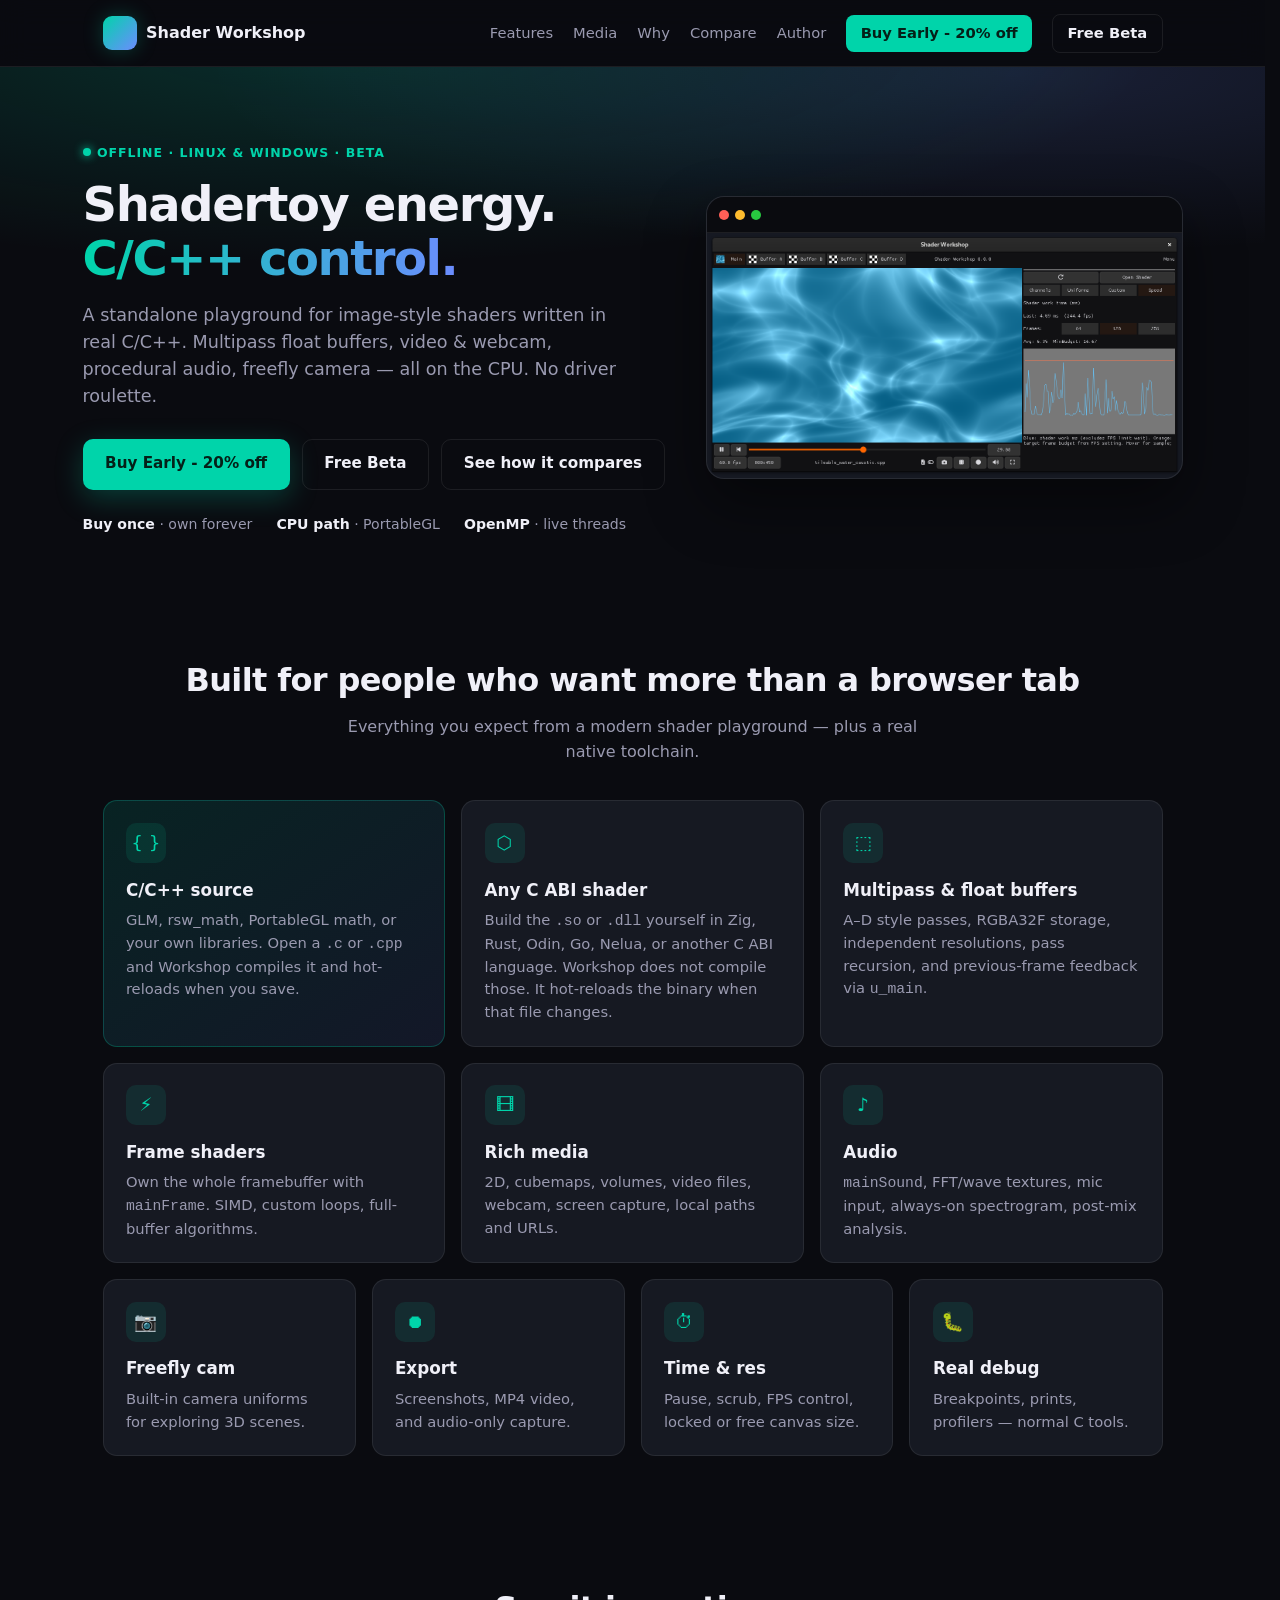
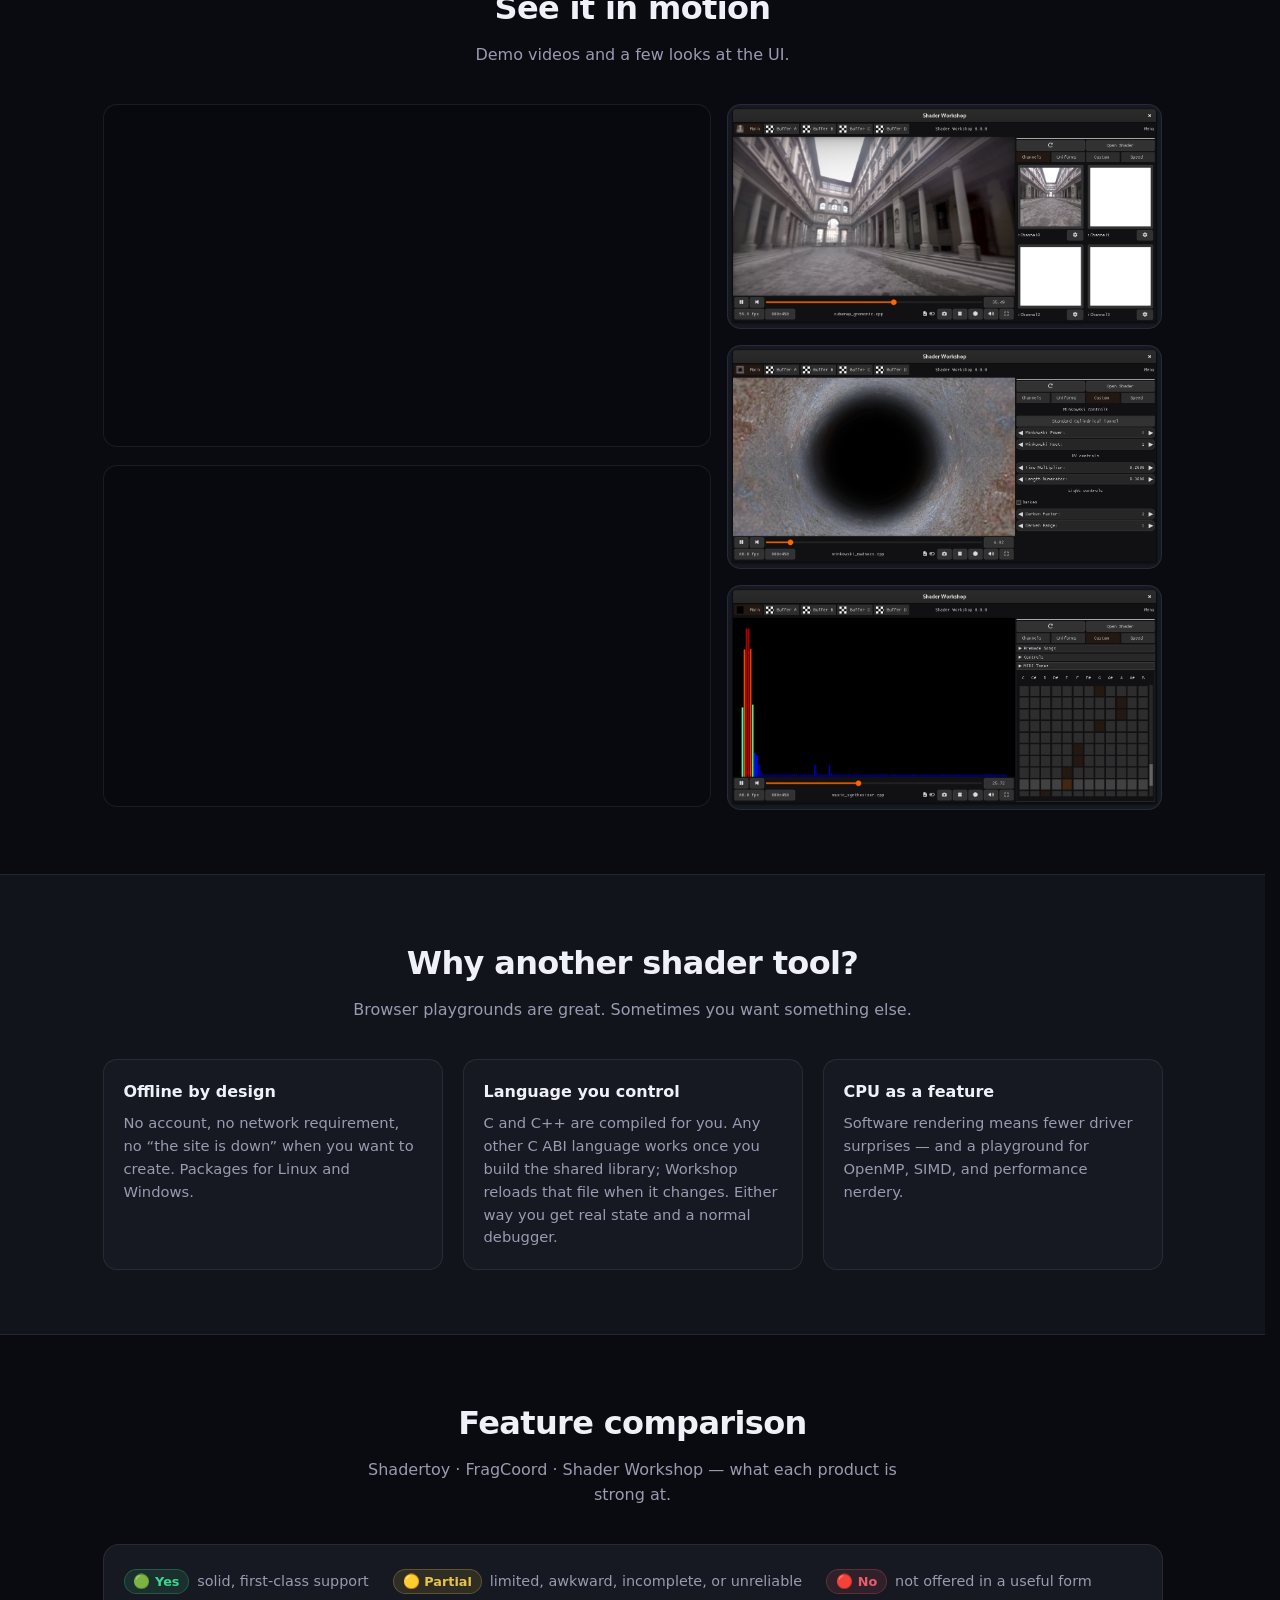
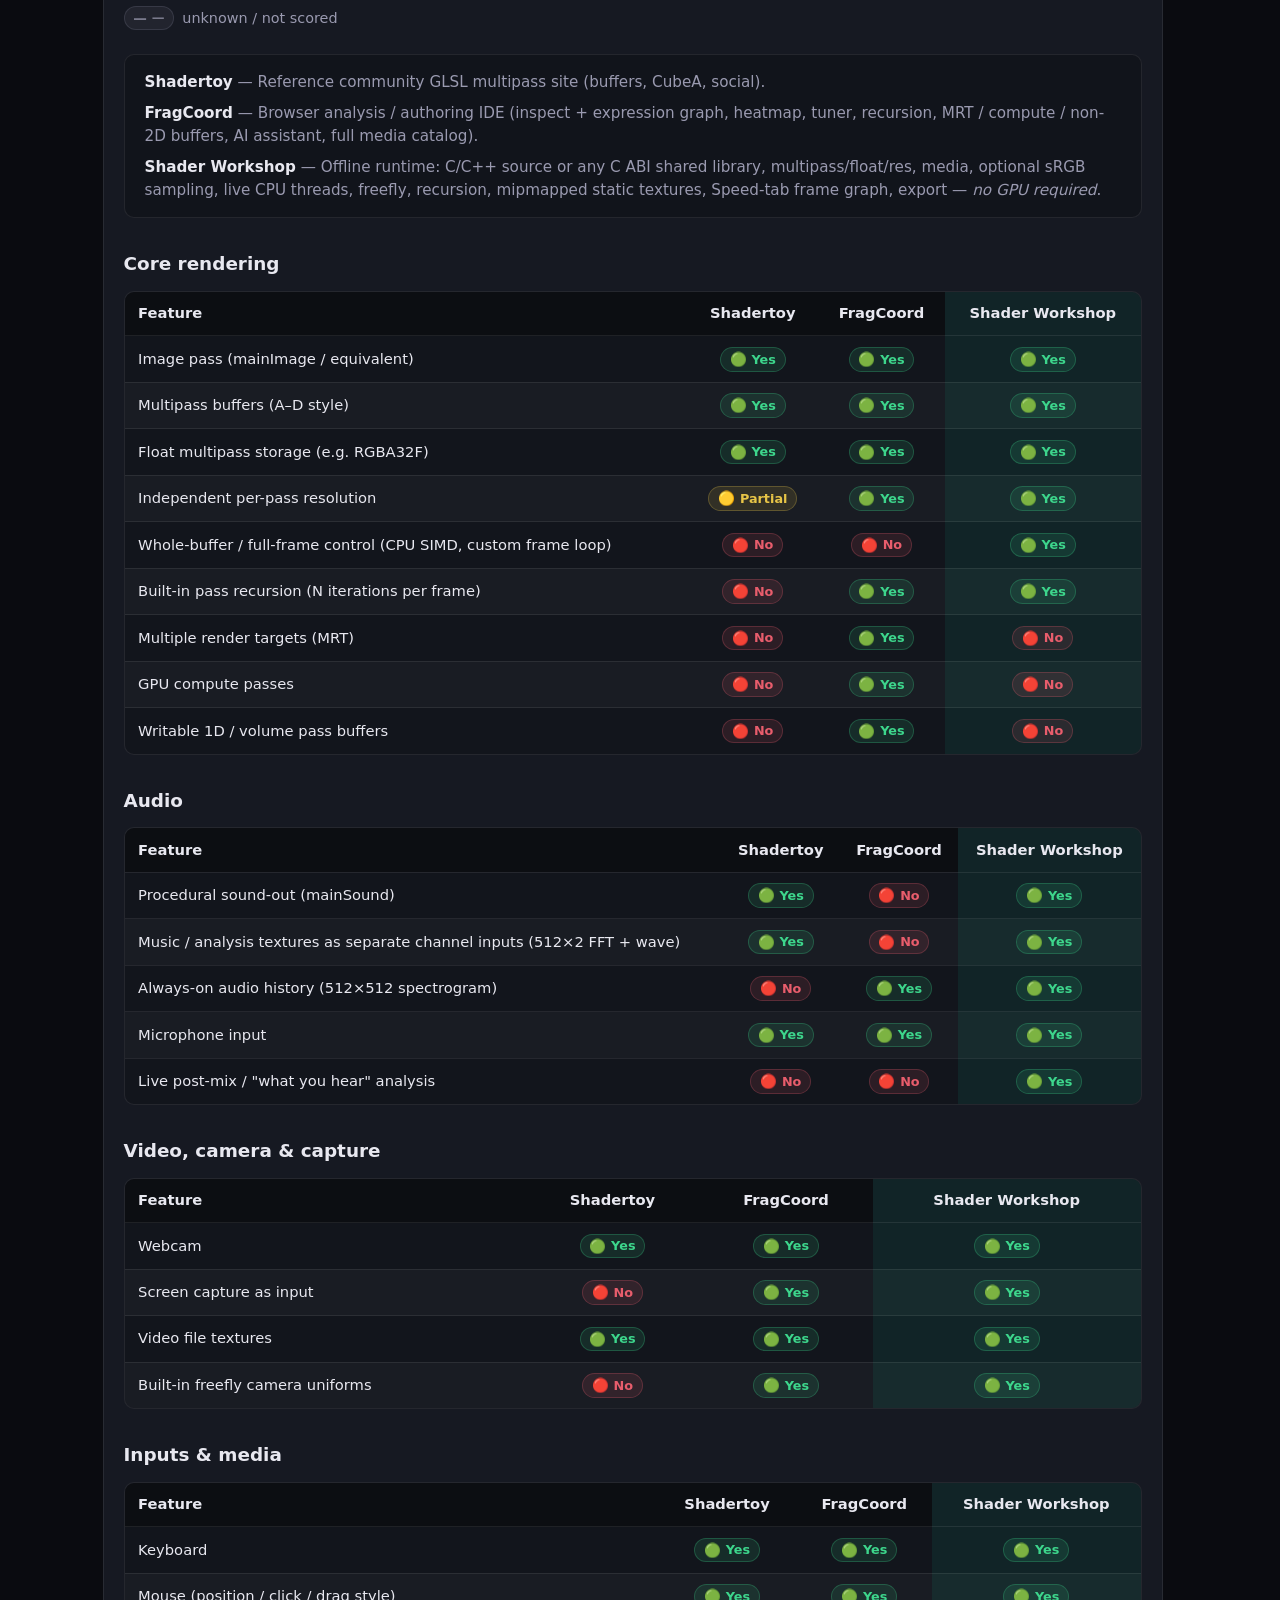
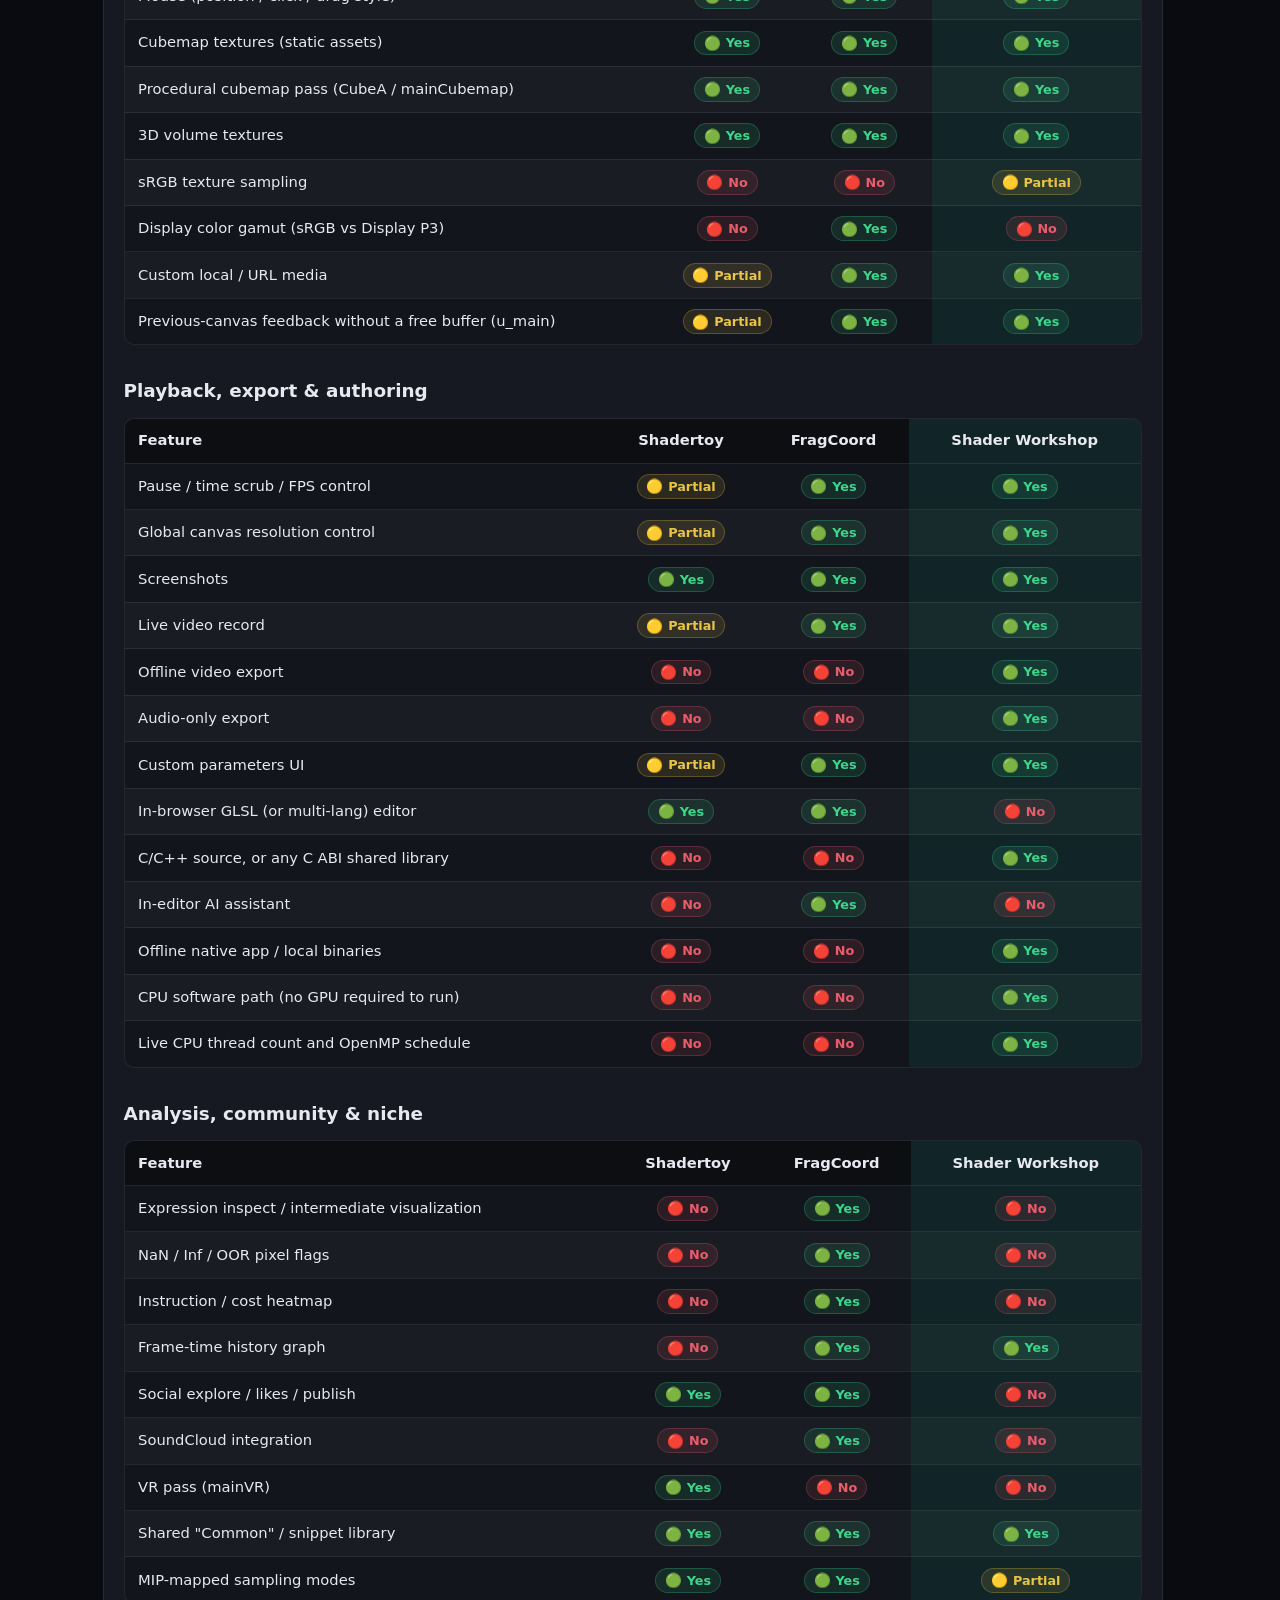
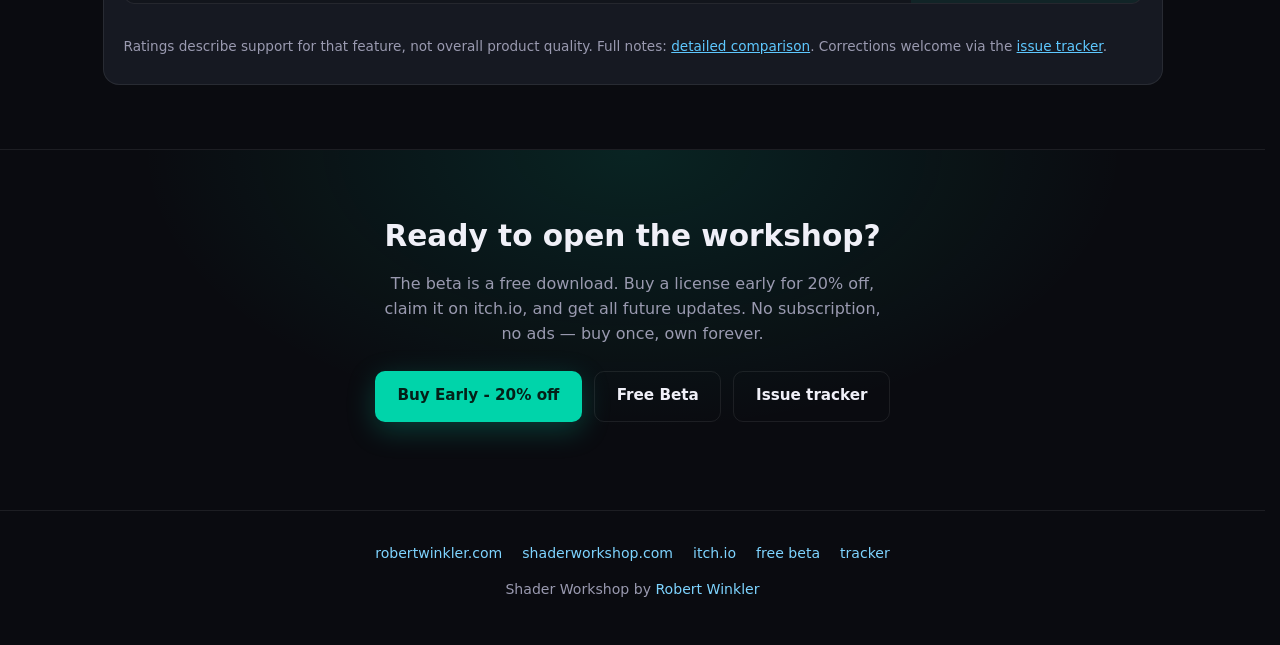
<file: index.html>
<!DOCTYPE html>
<html lang="en">
<head>
  <meta charset="utf-8" />
  <meta name="viewport" content="width=device-width, initial-scale=1" />
  <title>Shader Workshop — C/C++ shaders offline</title>
  <meta name="description" content="Write Shadertoy-style shaders in C/C++. Offline native app with multipass, media, audio, export, and CPU software rendering." />
  <link rel="stylesheet" href="style.css" />
  <link rel="stylesheet" href="comparison.css" />
  <link rel="stylesheet" href="lightbox.css" />
</head>
<body>
  <nav class="nav" aria-label="Primary">
    <div class="nav-inner">
      <a class="logo" href="#">
        <span class="logo-mark" aria-hidden="true"></span>
        Shader Workshop
      </a>
      <div class="nav-links">
        <a href="#features">Features</a>
        <a href="#media">Media</a>
        <a href="#why">Why</a>
        <a href="#compare">Compare</a>
        <a href="https://robertwinkler.com" target="_blank" rel="noopener">Author</a>
        <a class="nav-cta" href="https://rswinkle.itch.io/shader-workshop" target="_blank" rel="noopener">Buy Early - 20% off</a>
        <a class="nav-free" href="download.html">Free Beta</a>
      </div>
    </div>
  </nav>

  <header class="hero">
    <div class="hero-inner">
      <div>
        <div class="eyebrow">Offline · Linux &amp; Windows · Beta</div>
        <h1>Shadertoy energy.<br /><span>C/C++ control.</span></h1>
        <p class="hero-lead">
          A standalone playground for image-style shaders written in real C/C++.
          Multipass float buffers, video &amp; webcam, procedural audio, freefly camera —
          all on the CPU. No driver roulette.
        </p>
        <div class="cta-row">
          <a class="btn btn-primary" href="https://rswinkle.itch.io/shader-workshop" target="_blank" rel="noopener">Buy Early - 20% off</a>
          <a class="btn btn-secondary" href="download.html">Free Beta</a>
          <a class="btn btn-secondary" href="#compare">See how it compares</a>
        </div>
        <div class="meta-row">
          <span><strong>Buy once</strong> · own forever</span>
          <span><strong>CPU path</strong> · PortableGL</span>
          <span><strong>OpenMP</strong> · live threads</span>
        </div>
      </div>
      <div class="hero-visual">
        <div class="chrome">
          <span class="dot"></span><span class="dot"></span><span class="dot"></span>
        </div>
        <a class="lb-shot" href="screenshots/tileable_water_caustic_speed_graph.png" target="_blank" rel="noopener">
          <img
            class="hero-shot"
            src="screenshots/tileable_water_caustic_speed_graph.png"
            alt="Tileable water caustic shader with the Speed tab frame-time graph"
            loading="eager" />
        </a>
      </div>
    </div>
  </header>

  <section class="section" id="features">
    <div class="section-head">
      <h2>Built for people who want more than a browser tab</h2>
      <p>Everything you expect from a modern shader playground — plus a real native toolchain.</p>
    </div>
    <div class="bento">
      <article class="bento-card span-4 accent">
        <div class="icon">{ }</div>
        <h3>C/C++ source</h3>
        <p>GLM, rsw_math, PortableGL math, or your own libraries. Open a <code>.c</code> or <code>.cpp</code> and Workshop compiles it and hot-reloads when you save.</p>
      </article>
      <article class="bento-card span-4">
        <div class="icon">⬡</div>
        <h3>Any C ABI shader</h3>
        <p>Build the <code>.so</code> or <code>.dll</code> yourself in Zig, Rust, Odin, Go, Nelua, or another C ABI language. Workshop does not compile those. It hot-reloads the binary when that file changes.</p>
      </article>
      <article class="bento-card span-4">
        <div class="icon">⬚</div>
        <h3>Multipass &amp; float buffers</h3>
        <p>A–D style passes, RGBA32F storage, independent resolutions, pass recursion, and previous-frame feedback via <code>u_main</code>.</p>
      </article>
      <article class="bento-card span-4">
        <div class="icon">⚡</div>
        <h3>Frame shaders</h3>
        <p>Own the whole framebuffer with <code>mainFrame</code>. SIMD, custom loops, full-buffer algorithms.</p>
      </article>
      <article class="bento-card span-4">
        <div class="icon">🎞</div>
        <h3>Rich media</h3>
        <p>2D, cubemaps, volumes, video files, webcam, screen capture, local paths and URLs.</p>
      </article>
      <article class="bento-card span-4">
        <div class="icon">♪</div>
        <h3>Audio</h3>
        <p><code>mainSound</code>, FFT/wave textures, mic input, always-on spectrogram, post-mix analysis.</p>
      </article>
      <article class="bento-card span-3">
        <div class="icon">📷</div>
        <h3>Freefly cam</h3>
        <p>Built-in camera uniforms for exploring 3D scenes.</p>
      </article>
      <article class="bento-card span-3">
        <div class="icon">⏺</div>
        <h3>Export</h3>
        <p>Screenshots, MP4 video, and audio-only capture.</p>
      </article>
      <article class="bento-card span-3">
        <div class="icon">⏱</div>
        <h3>Time &amp; res</h3>
        <p>Pause, scrub, FPS control, locked or free canvas size.</p>
      </article>
      <article class="bento-card span-3">
        <div class="icon">🐛</div>
        <h3>Real debug</h3>
        <p>Breakpoints, prints, profilers — normal C tools.</p>
      </article>
    </div>
  </section>

  <section class="section" id="media">
    <div class="section-head">
      <h2>See it in motion</h2>
      <p>Demo videos and a few looks at the UI.</p>
    </div>
    <div class="media-strip">
      <div class="video-stack">
        <div class="video-box">
          <iframe
            src="https://www.youtube.com/embed/i_8TLcz6q80"
            title="Shader Workshop video"
            allow="accelerometer; autoplay; clipboard-write; encrypted-media; gyroscope; picture-in-picture"
            allowfullscreen
            loading="lazy"></iframe>
        </div>
        <div class="video-box">
          <iframe
            src="https://www.youtube.com/embed/U1hM74lAFso"
            title="Shader Workshop video"
            allow="accelerometer; autoplay; clipboard-write; encrypted-media; gyroscope; picture-in-picture"
            allowfullscreen
            loading="lazy"></iframe>
        </div>
      </div>
      <div class="shot-stack">
        <a class="lb-shot" href="screenshots/cubemap_demo1.png" target="_blank" rel="noopener">
          <img class="shot-img" src="screenshots/cubemap_demo1.png" alt="Cubemap gnomonic demo with a gallery courtyard on the Channels tab" loading="lazy" />
        </a>
        <a class="lb-shot" href="screenshots/minkowski_madness_custom_gui.png" target="_blank" rel="noopener">
          <img class="shot-img" src="screenshots/minkowski_madness_custom_gui.png" alt="Minkowski tunnel shader with a custom parameter GUI" loading="lazy" />
        </a>
        <a class="lb-shot" href="screenshots/music_synthesizer_mainSound.png" target="_blank" rel="noopener">
          <img class="shot-img" src="screenshots/music_synthesizer_mainSound.png" alt="Music synthesizer mainSound demo with piano-roll custom UI" loading="lazy" />
        </a>
      </div>
    </div>
  </section>

  <div class="why-band" id="why">
    <section class="section">
      <div class="section-head">
        <h2>Why another shader tool?</h2>
        <p>Browser playgrounds are great. Sometimes you want something else.</p>
      </div>
      <div class="why-grid">
        <div class="why-card">
          <h3>Offline by design</h3>
          <p>No account, no network requirement, no “the site is down” when you want to create. Packages for Linux and Windows.</p>
        </div>
        <div class="why-card">
          <h3>Language you control</h3>
          <p>C and C++ are compiled for you. Any other C ABI language works once you build the shared library; Workshop reloads that file when it changes. Either way you get real state and a normal debugger.</p>
        </div>
        <div class="why-card">
          <h3>CPU as a feature</h3>
          <p>Software rendering means fewer driver surprises — and a playground for OpenMP, SIMD, and performance nerdery.</p>
        </div>
      </div>
    </section>
  </div>

  <section class="section" id="compare">
    <div class="section-head">
      <h2>Feature comparison</h2>
      <p>Shadertoy · FragCoord · Shader Workshop — what each product is strong at.</p>
    </div>
    <div class="compare-wrap">
      <div id="comparison-mount"></div>
    </div>
  </section>

  <div class="cta-band" id="download">
    <h2>Ready to open the workshop?</h2>
    <p>
      The beta is a free download. Buy a license early for 20% off, claim it on itch.io,
      and get all future updates. No subscription, no ads — buy once, own forever.
    </p>
    <div class="cta-row" style="justify-content:center">
      <a class="btn btn-primary" href="https://rswinkle.itch.io/shader-workshop" target="_blank" rel="noopener">Buy Early - 20% off</a>
      <a class="btn btn-secondary" href="download.html">Free Beta</a>
      <a class="btn btn-secondary" href="https://github.com/rswinkle/shader_workshop_tracker" target="_blank" rel="noopener">Issue tracker</a>
    </div>
  </div>

  <footer>
    <div class="links">
      <a href="https://robertwinkler.com" target="_blank" rel="noopener">robertwinkler.com</a>
      <a href="https://shaderworkshop.com">shaderworkshop.com</a>
      <a href="https://rswinkle.itch.io/shader-workshop">itch.io</a>
      <a href="download.html">free beta</a>
      <a href="https://github.com/rswinkle/shader_workshop_tracker">tracker</a>
    </div>
    <p>Shader Workshop by <a href="https://robertwinkler.com" target="_blank" rel="noopener">Robert Winkler</a></p>
  </footer>

  <script src="comparison.js"></script>
  <script src="lightbox.js"></script>
  <script>
    SWComparison.mount("#comparison-mount");
  </script>
</body>
</html>
</file>
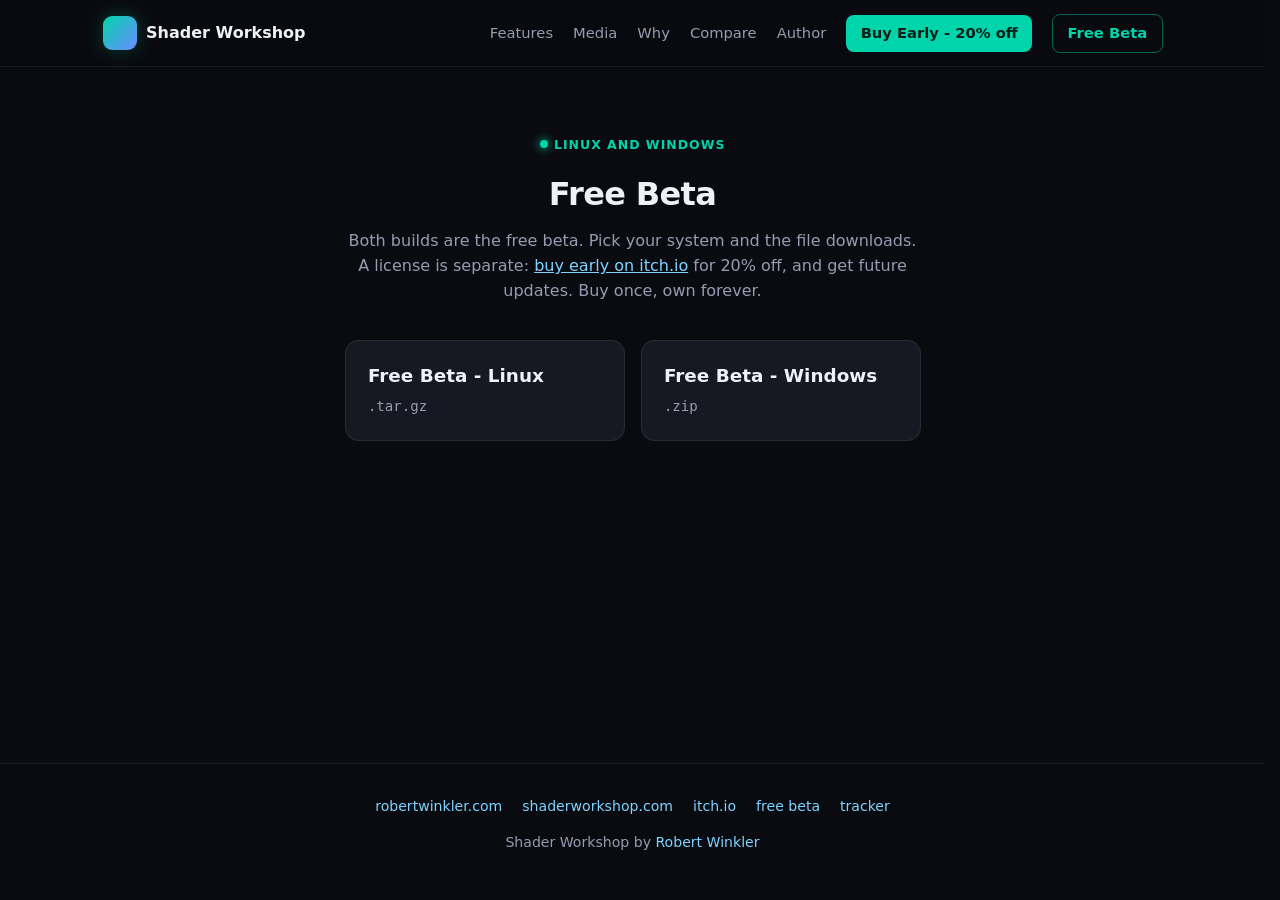
<file: download.html>
<!DOCTYPE html>
<html lang="en">
<head>
  <meta charset="utf-8" />
  <meta name="viewport" content="width=device-width, initial-scale=1" />
  <title>Free Beta — Shader Workshop</title>
  <meta name="description" content="Download the Shader Workshop free beta for Linux or Windows." />
  <link rel="stylesheet" href="style.css" />
</head>
<body class="download-page">
  <nav class="nav" aria-label="Primary">
    <div class="nav-inner">
      <a class="logo" href="index.html">
        <span class="logo-mark" aria-hidden="true"></span>
        Shader Workshop
      </a>
      <div class="nav-links">
        <a href="index.html#features">Features</a>
        <a href="index.html#media">Media</a>
        <a href="index.html#why">Why</a>
        <a href="index.html#compare">Compare</a>
        <a href="https://robertwinkler.com" target="_blank" rel="noopener">Author</a>
        <a class="nav-cta" href="https://rswinkle.itch.io/shader-workshop" target="_blank" rel="noopener">Buy Early - 20% off</a>
        <a class="nav-free" href="download.html" aria-current="page">Free Beta</a>
      </div>
    </div>
  </nav>

  <main class="section">
    <div class="section-head">
      <div class="eyebrow">Linux and Windows</div>
      <h2>Free Beta</h2>
      <p>
        Both builds are the free beta. Pick your system and the file downloads.
        A license is separate:
        <a href="https://rswinkle.itch.io/shader-workshop">buy early on itch.io</a>
        for 20% off, and get future updates. Buy once, own forever.
      </p>
    </div>
    <div class="download-choices">
      <a class="download-choice" href="https://store.robertwinkler.com/?sw_dl=linux">
        <span class="name">Free Beta - Linux</span>
        <span class="meta">.tar.gz</span>
      </a>
      <a class="download-choice" href="https://store.robertwinkler.com/?sw_dl=windows">
        <span class="name">Free Beta - Windows</span>
        <span class="meta">.zip</span>
      </a>
    </div>
  </main>

  <footer>
    <div class="links">
      <a href="https://robertwinkler.com" target="_blank" rel="noopener">robertwinkler.com</a>
      <a href="https://shaderworkshop.com">shaderworkshop.com</a>
      <a href="https://rswinkle.itch.io/shader-workshop">itch.io</a>
      <a href="download.html" aria-current="page">free beta</a>
      <a href="https://github.com/rswinkle/shader_workshop_tracker">tracker</a>
    </div>
    <p>Shader Workshop by <a href="https://robertwinkler.com" target="_blank" rel="noopener">Robert Winkler</a></p>
  </footer>
</body>
</html>
</file>
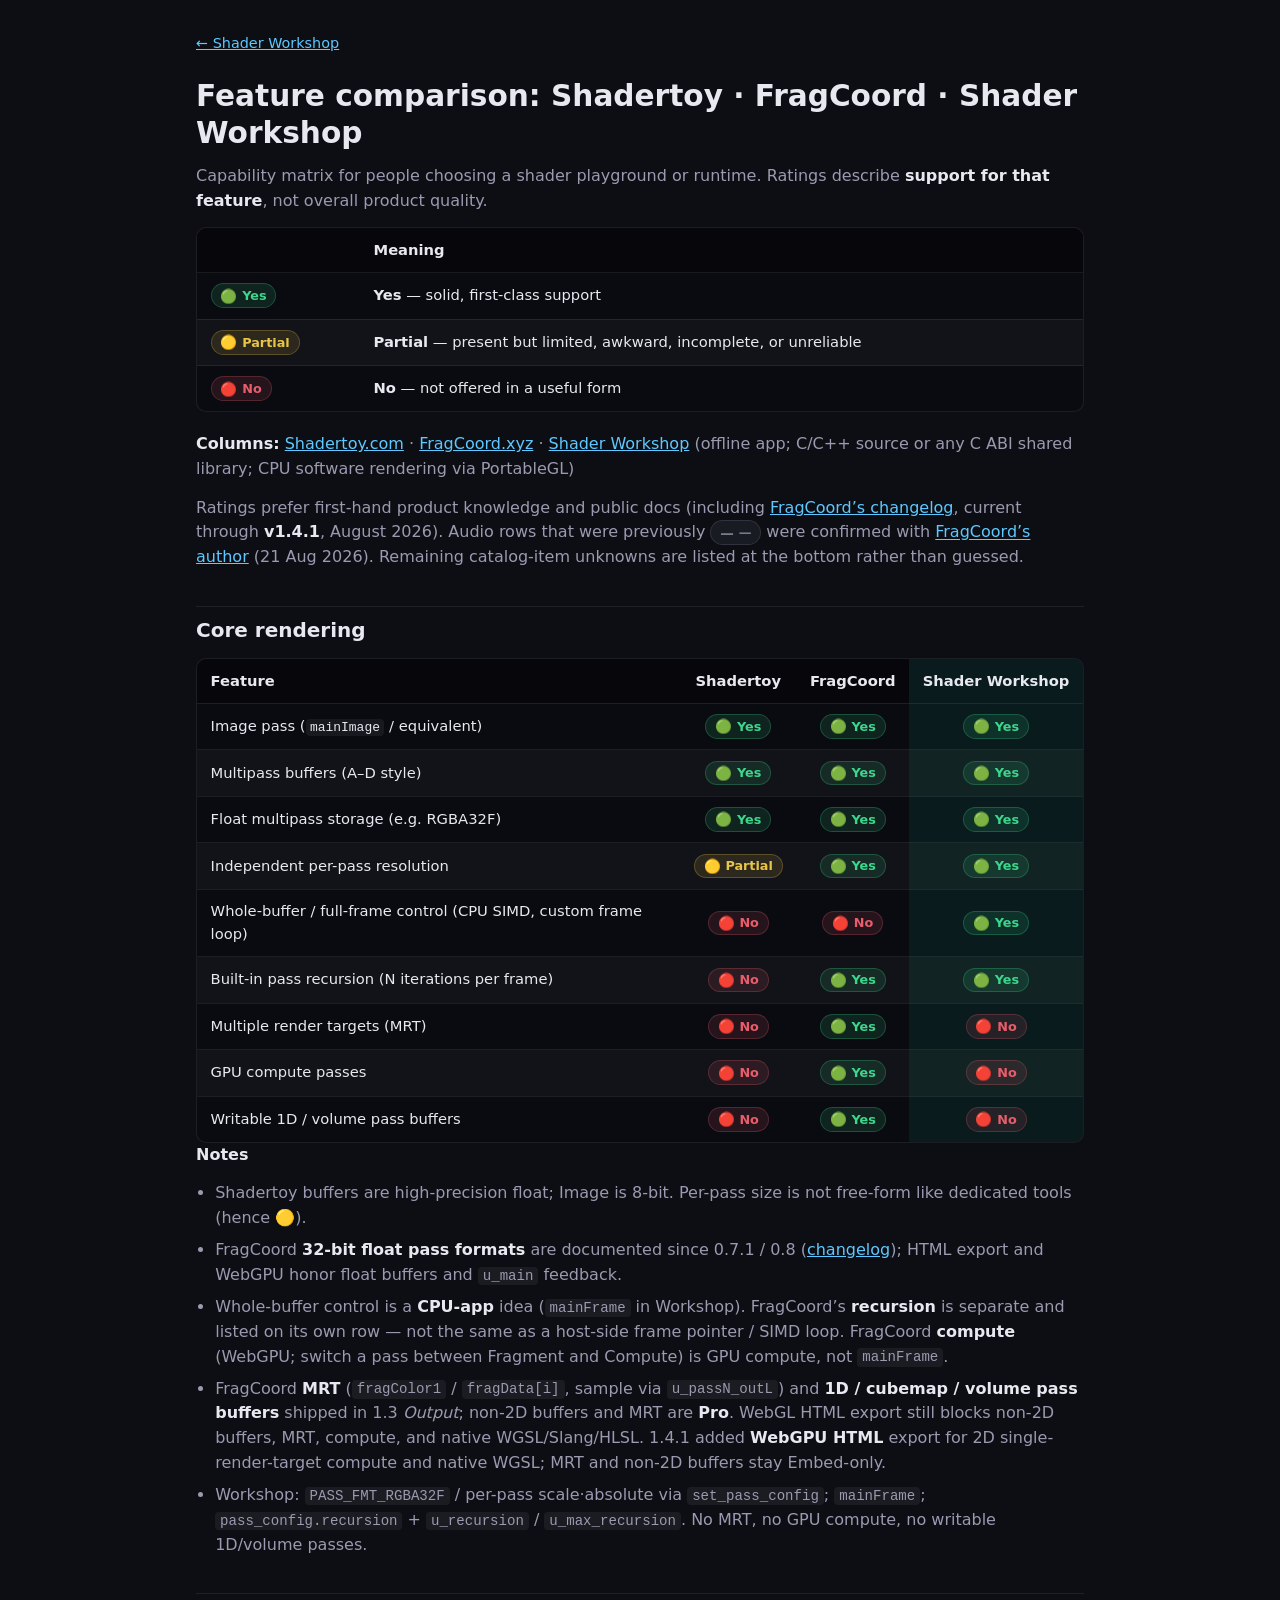
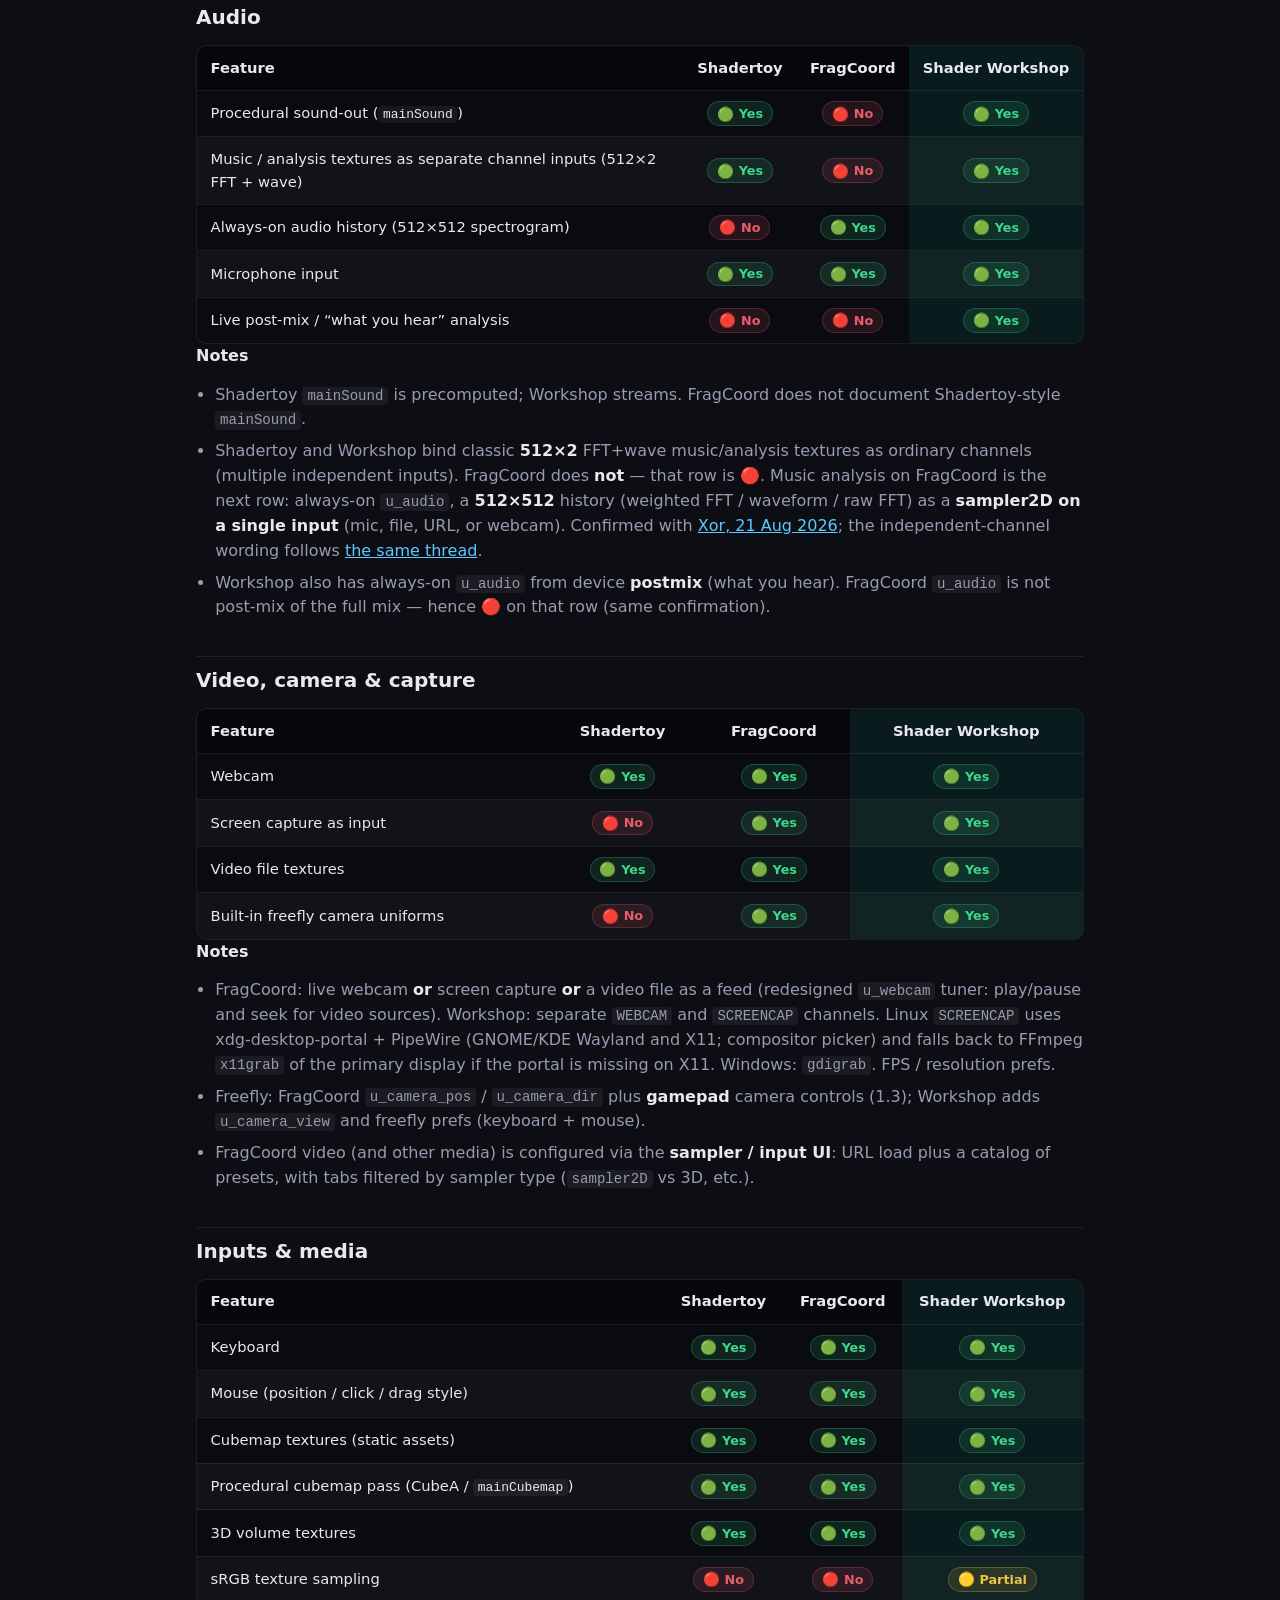
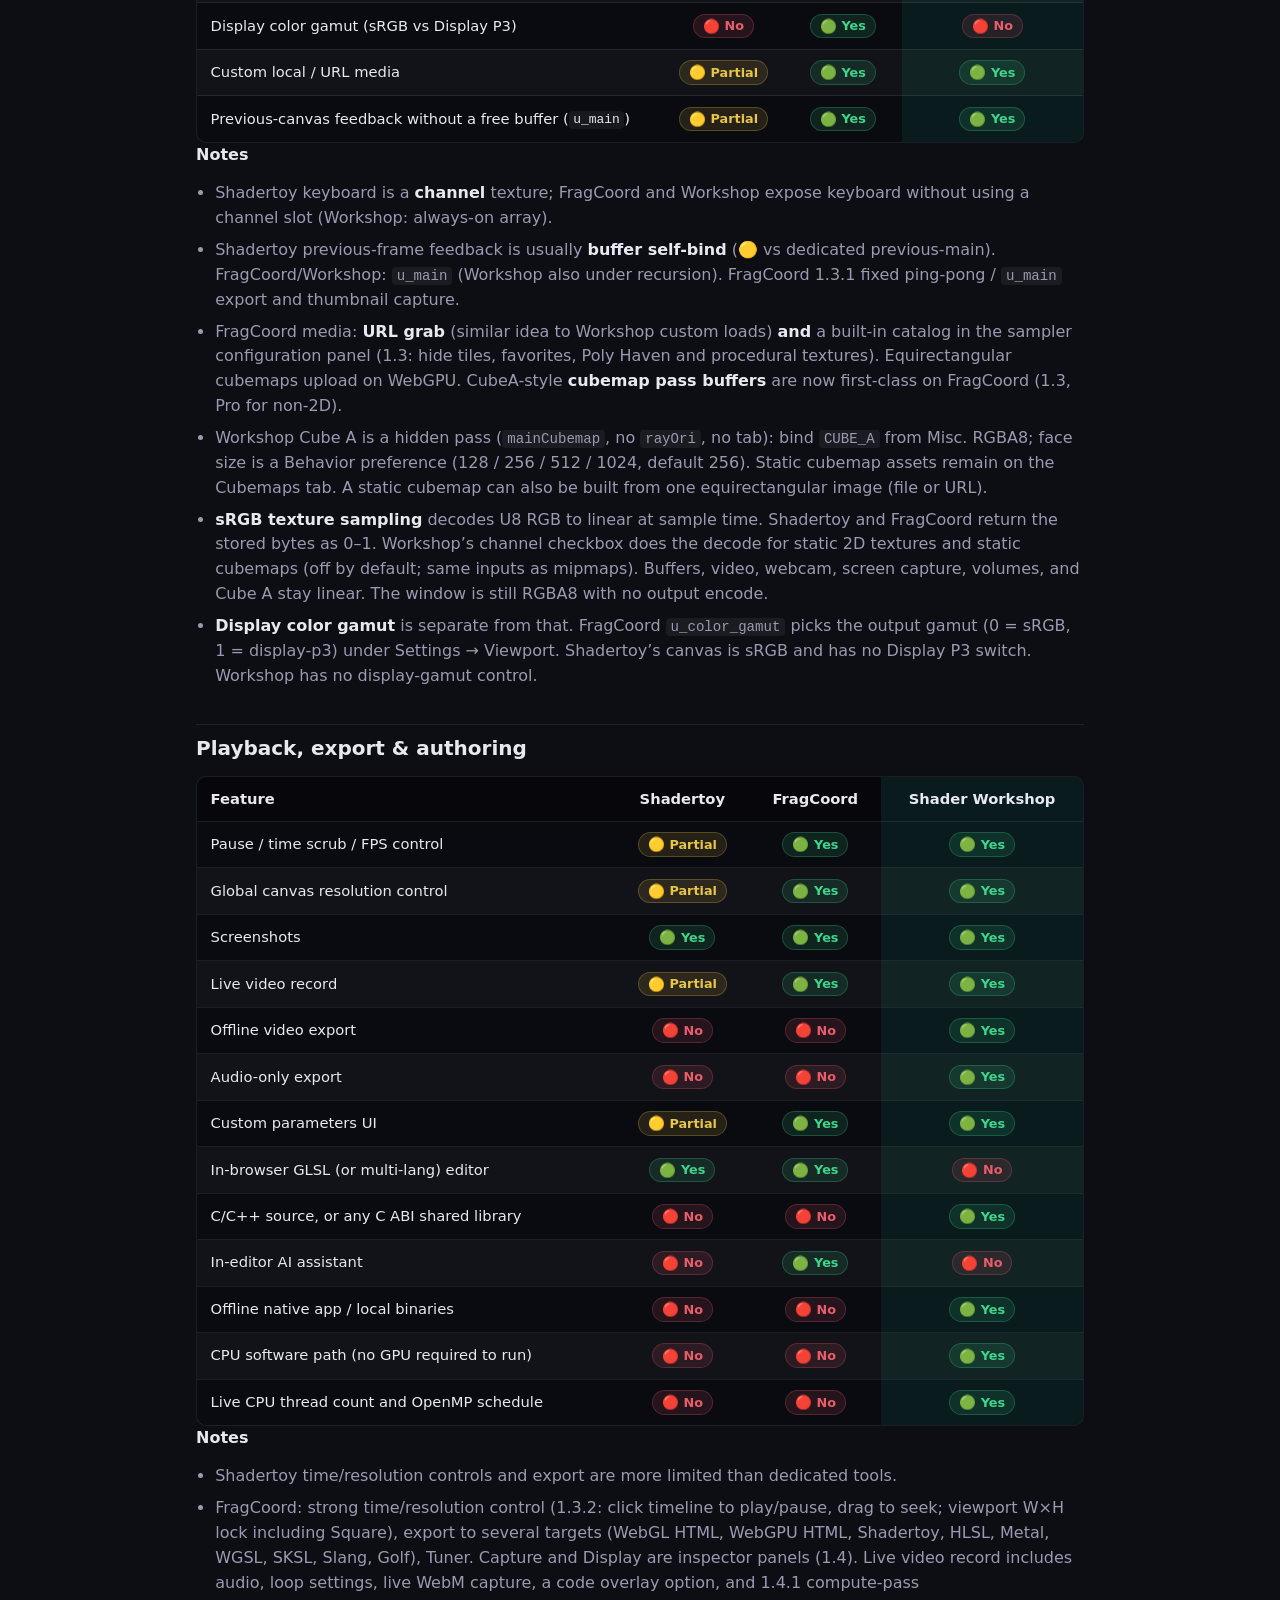
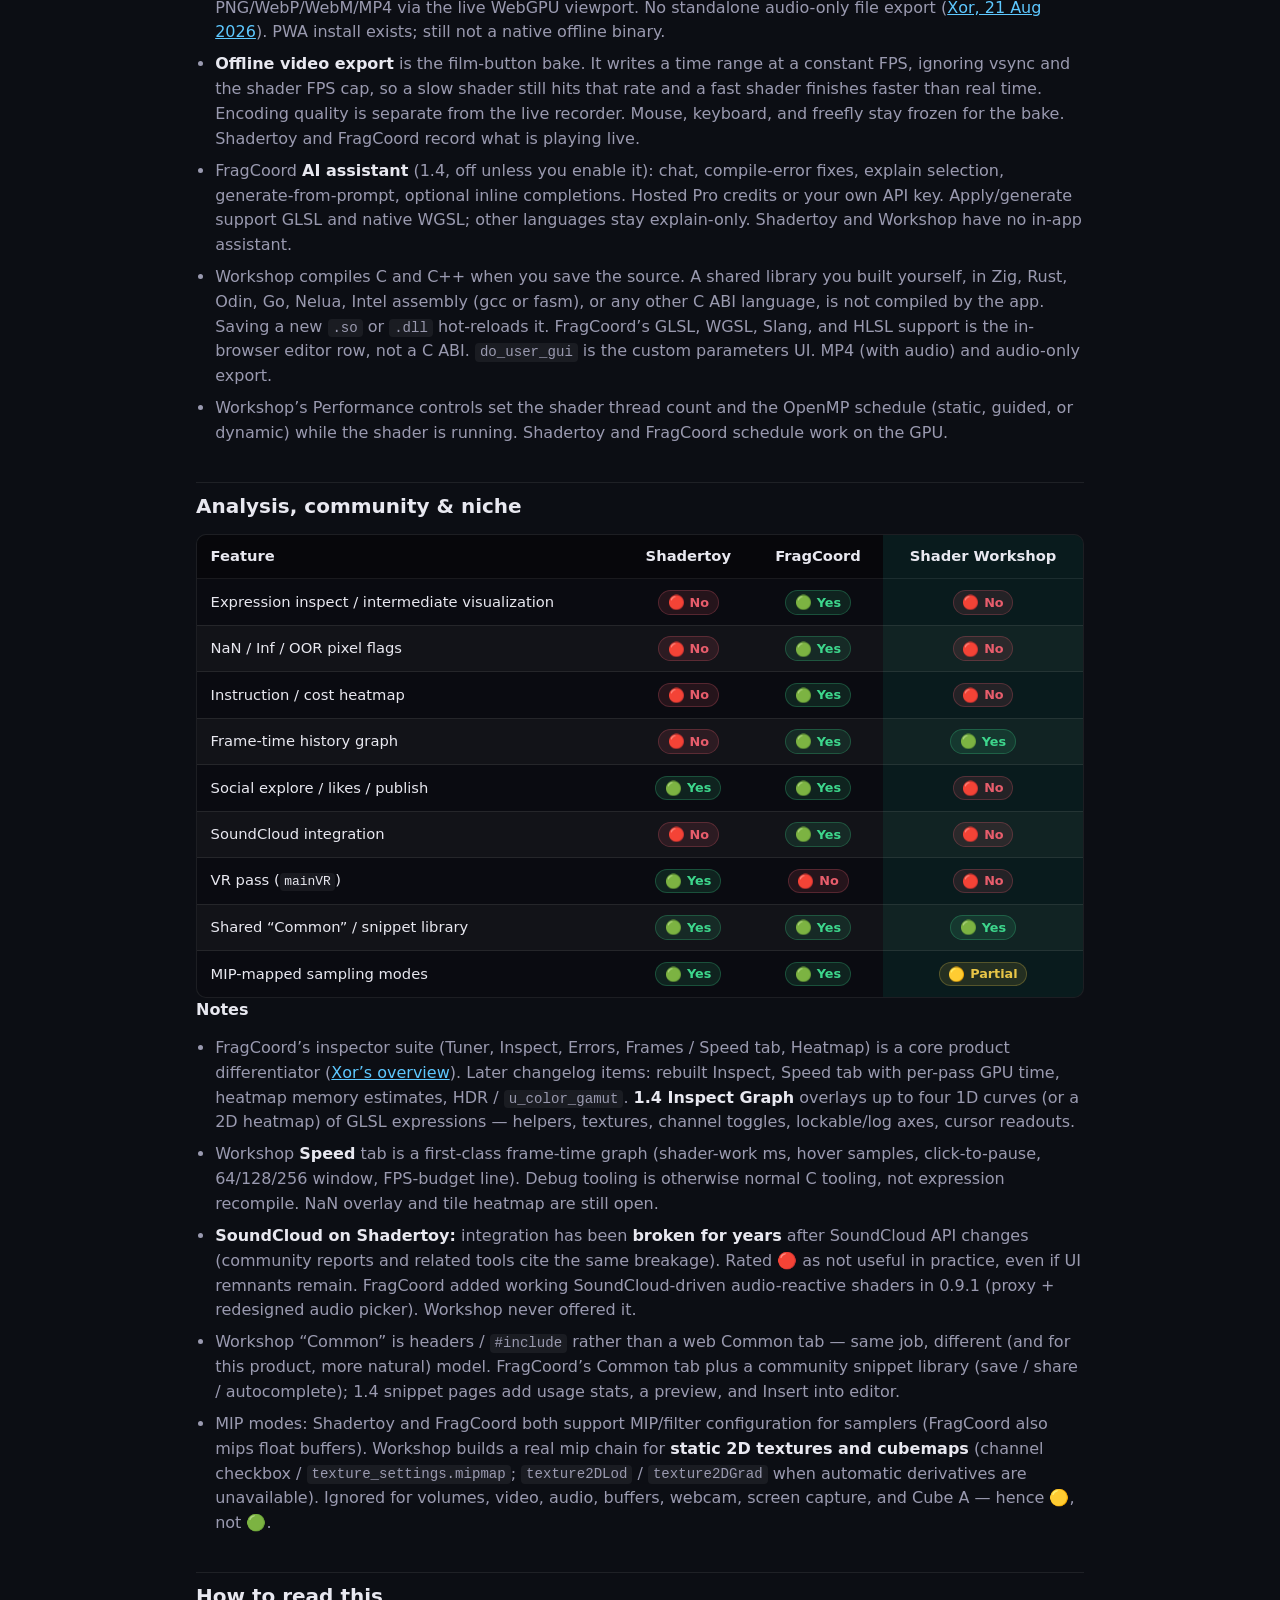
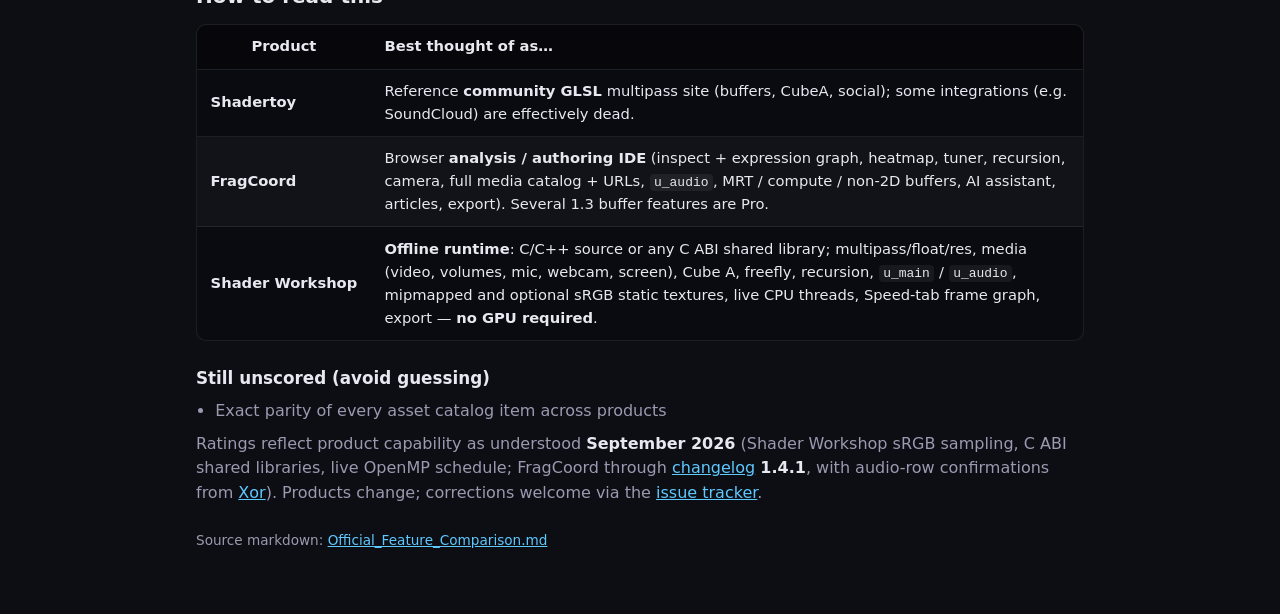
<file: Official_Feature_Comparison.html>
<!DOCTYPE html>
<html lang="en">
<head>
  <meta charset="utf-8" />
  <meta name="viewport" content="width=device-width, initial-scale=1" />
  <title>Feature comparison — Shadertoy · FragCoord · Shader Workshop</title>
  <meta name="description" content="Capability matrix for Shadertoy, FragCoord, and Shader Workshop. Ratings describe support for each feature, not overall product quality." />
  <link rel="stylesheet" href="comparison.css" />
  <style>
    :root {
      --page-bg: #0c0e14;
      --page-text: #e8e8f0;
      --page-muted: #9a9ab0;
      --page-link: #5ec8ff;
      --page-rule: rgba(255, 255, 255, 0.08);
    }
    * { box-sizing: border-box; }
    html, body {
      margin: 0;
      background: var(--page-bg);
      color: var(--page-text);
      font-family: Inter, ui-sans-serif, system-ui, -apple-system, Segoe UI, Roboto, sans-serif;
      line-height: 1.55;
    }
    .doc {
      max-width: 58rem;
      margin: 0 auto;
      padding: 2rem 1.25rem 4rem;
    }
    .doc-nav {
      margin-bottom: 1.5rem;
      font-size: 0.9rem;
    }
    .doc-nav a { color: var(--page-link); }
    h1 {
      font-size: 1.85rem;
      line-height: 1.25;
      margin: 0 0 0.75rem;
    }
    h2 {
      font-size: 1.25rem;
      margin: 2.25rem 0 0.75rem;
      padding-top: 0.5rem;
      border-top: 1px solid var(--page-rule);
    }
    h3 {
      font-size: 1.05rem;
      margin: 1.5rem 0 0.5rem;
    }
    p, li { color: var(--page-muted); }
    p { margin: 0 0 0.85rem; }
    a { color: var(--page-link); }
    strong { color: var(--page-text); }
    code {
      font-family: ui-monospace, "Cascadia Code", "SF Mono", Menlo, monospace;
      font-size: 0.88em;
      background: rgba(255, 255, 255, 0.06);
      padding: 0.08em 0.35em;
      border-radius: 4px;
    }
    .notes {
      margin: 0 0 0.5rem;
      padding-left: 1.2rem;
    }
    .notes li { margin-bottom: 0.45rem; }
    .cmp-table.cmp-legend-table,
    .cmp-table.cmp-read-table {
      min-width: 0;
    }
    .cmp-table.cmp-legend-table td:first-child,
    .cmp-table.cmp-read-table td:first-child {
      text-align: left;
      white-space: nowrap;
    }
    .cmp-table.cmp-read-table td:last-child {
      text-align: left;
    }
    .cmp-table.cmp-read-table {
      min-width: 0;
    }
  </style>
</head>
<body>
  <article class="doc cmp-root">
    <p class="doc-nav"><a href="index.html">← Shader Workshop</a></p>
 
    <h1>Feature comparison: Shadertoy · FragCoord · Shader Workshop</h1>
    <p>
      Capability matrix for people choosing a shader playground or runtime.
      Ratings describe <strong>support for that feature</strong>, not overall product quality.
    </p>
 
    <div class="cmp-table-wrap">
      <table class="cmp-table cmp-legend-table">
        <thead>
          <tr>
            <th></th>
            <th class="cmp-feature-col">Meaning</th>
          </tr>
        </thead>
        <tbody>
          <tr>
            <td><span class="cmp-badge cmp-yes"><span class="cmp-emoji">🟢</span><span class="cmp-label">Yes</span></span></td>
            <td class="cmp-feature"><strong>Yes</strong> — solid, first-class support</td>
          </tr>
          <tr>
            <td><span class="cmp-badge cmp-partial"><span class="cmp-emoji">🟡</span><span class="cmp-label">Partial</span></span></td>
            <td class="cmp-feature"><strong>Partial</strong> — present but limited, awkward, incomplete, or unreliable</td>
          </tr>
          <tr>
            <td><span class="cmp-badge cmp-no"><span class="cmp-emoji">🔴</span><span class="cmp-label">No</span></span></td>
            <td class="cmp-feature"><strong>No</strong> — not offered in a useful form</td>
          </tr>
        </tbody>
      </table>
    </div>
 
    <p style="margin-top:1.25rem">
      <strong>Columns:</strong>
      <a href="https://www.shadertoy.com" target="_blank" rel="noopener">Shadertoy.com</a> ·
      <a href="https://fragcoord.xyz" target="_blank" rel="noopener">FragCoord.xyz</a> ·
      <a href="https://shaderworkshop.com">Shader Workshop</a>
      (offline app; C/C++ source or any C ABI shared library; CPU software rendering via PortableGL)
    </p>
    <p>
      Ratings prefer first-hand product knowledge and public docs
      (including <a href="https://fragcoord.xyz/changelog" target="_blank" rel="noopener">FragCoord’s changelog</a>,
      current through <strong>v1.4.1</strong>, August 2026).
      Audio rows that were previously
      <span class="cmp-badge cmp-unknown"><span class="cmp-emoji">—</span><span class="cmp-label">—</span></span>
      were confirmed with
      <a href="https://x.com/XorDev/status/2090940248968593753" target="_blank" rel="noopener">FragCoord’s author</a>
      (21 Aug 2026). Remaining catalog-item unknowns are listed at the bottom rather than guessed.
    </p>
 
    <h2>Core rendering</h2>
    <div class="cmp-table-wrap">
      <table class="cmp-table">
        <thead>
          <tr>
            <th class="cmp-feature-col">Feature</th>
            <th>Shadertoy</th>
            <th>FragCoord</th>
            <th class="cmp-highlight-col">Shader Workshop</th>
          </tr>
        </thead>
        <tbody>
          <tr>
            <td class="cmp-feature">Image pass (<code>mainImage</code> / equivalent)</td>
            <td><span class="cmp-badge cmp-yes"><span class="cmp-emoji">🟢</span><span class="cmp-label">Yes</span></span></td>
            <td><span class="cmp-badge cmp-yes"><span class="cmp-emoji">🟢</span><span class="cmp-label">Yes</span></span></td>
            <td class="cmp-highlight-col"><span class="cmp-badge cmp-yes"><span class="cmp-emoji">🟢</span><span class="cmp-label">Yes</span></span></td>
          </tr>
          <tr>
            <td class="cmp-feature">Multipass buffers (A–D style)</td>
            <td><span class="cmp-badge cmp-yes"><span class="cmp-emoji">🟢</span><span class="cmp-label">Yes</span></span></td>
            <td><span class="cmp-badge cmp-yes"><span class="cmp-emoji">🟢</span><span class="cmp-label">Yes</span></span></td>
            <td class="cmp-highlight-col"><span class="cmp-badge cmp-yes"><span class="cmp-emoji">🟢</span><span class="cmp-label">Yes</span></span></td>
          </tr>
          <tr>
            <td class="cmp-feature">Float multipass storage (e.g. RGBA32F)</td>
            <td><span class="cmp-badge cmp-yes"><span class="cmp-emoji">🟢</span><span class="cmp-label">Yes</span></span></td>
            <td><span class="cmp-badge cmp-yes"><span class="cmp-emoji">🟢</span><span class="cmp-label">Yes</span></span></td>
            <td class="cmp-highlight-col"><span class="cmp-badge cmp-yes"><span class="cmp-emoji">🟢</span><span class="cmp-label">Yes</span></span></td>
          </tr>
          <tr>
            <td class="cmp-feature">Independent per-pass resolution</td>
            <td><span class="cmp-badge cmp-partial"><span class="cmp-emoji">🟡</span><span class="cmp-label">Partial</span></span></td>
            <td><span class="cmp-badge cmp-yes"><span class="cmp-emoji">🟢</span><span class="cmp-label">Yes</span></span></td>
            <td class="cmp-highlight-col"><span class="cmp-badge cmp-yes"><span class="cmp-emoji">🟢</span><span class="cmp-label">Yes</span></span></td>
          </tr>
          <tr>
            <td class="cmp-feature">Whole-buffer / full-frame control (CPU SIMD, custom frame loop)</td>
            <td><span class="cmp-badge cmp-no"><span class="cmp-emoji">🔴</span><span class="cmp-label">No</span></span></td>
            <td><span class="cmp-badge cmp-no"><span class="cmp-emoji">🔴</span><span class="cmp-label">No</span></span></td>
            <td class="cmp-highlight-col"><span class="cmp-badge cmp-yes"><span class="cmp-emoji">🟢</span><span class="cmp-label">Yes</span></span></td>
          </tr>
          <tr>
            <td class="cmp-feature">Built-in pass recursion (N iterations per frame)</td>
            <td><span class="cmp-badge cmp-no"><span class="cmp-emoji">🔴</span><span class="cmp-label">No</span></span></td>
            <td><span class="cmp-badge cmp-yes"><span class="cmp-emoji">🟢</span><span class="cmp-label">Yes</span></span></td>
            <td class="cmp-highlight-col"><span class="cmp-badge cmp-yes"><span class="cmp-emoji">🟢</span><span class="cmp-label">Yes</span></span></td>
          </tr>
          <tr>
            <td class="cmp-feature">Multiple render targets (MRT)</td>
            <td><span class="cmp-badge cmp-no"><span class="cmp-emoji">🔴</span><span class="cmp-label">No</span></span></td>
            <td><span class="cmp-badge cmp-yes"><span class="cmp-emoji">🟢</span><span class="cmp-label">Yes</span></span></td>
            <td class="cmp-highlight-col"><span class="cmp-badge cmp-no"><span class="cmp-emoji">🔴</span><span class="cmp-label">No</span></span></td>
          </tr>
          <tr>
            <td class="cmp-feature">GPU compute passes</td>
            <td><span class="cmp-badge cmp-no"><span class="cmp-emoji">🔴</span><span class="cmp-label">No</span></span></td>
            <td><span class="cmp-badge cmp-yes"><span class="cmp-emoji">🟢</span><span class="cmp-label">Yes</span></span></td>
            <td class="cmp-highlight-col"><span class="cmp-badge cmp-no"><span class="cmp-emoji">🔴</span><span class="cmp-label">No</span></span></td>
          </tr>
          <tr>
            <td class="cmp-feature">Writable 1D / volume pass buffers</td>
            <td><span class="cmp-badge cmp-no"><span class="cmp-emoji">🔴</span><span class="cmp-label">No</span></span></td>
            <td><span class="cmp-badge cmp-yes"><span class="cmp-emoji">🟢</span><span class="cmp-label">Yes</span></span></td>
            <td class="cmp-highlight-col"><span class="cmp-badge cmp-no"><span class="cmp-emoji">🔴</span><span class="cmp-label">No</span></span></td>
          </tr>
        </tbody>
      </table>
    </div>
    <p><strong>Notes</strong></p>
    <ul class="notes">
      <li>Shadertoy buffers are high-precision float; Image is 8-bit. Per-pass size is not free-form like dedicated tools (hence 🟡).</li>
      <li>FragCoord <strong>32-bit float pass formats</strong> are documented since 0.7.1 / 0.8 (<a href="https://fragcoord.xyz/changelog" target="_blank" rel="noopener">changelog</a>); HTML export and WebGPU honor float buffers and <code>u_main</code> feedback.</li>
      <li>Whole-buffer control is a <strong>CPU-app</strong> idea (<code>mainFrame</code> in Workshop). FragCoord’s <strong>recursion</strong> is separate and listed on its own row — not the same as a host-side frame pointer / SIMD loop. FragCoord <strong>compute</strong> (WebGPU; switch a pass between Fragment and Compute) is GPU compute, not <code>mainFrame</code>.</li>
      <li>FragCoord <strong>MRT</strong> (<code>fragColor1</code> / <code>fragData[i]</code>, sample via <code>u_passN_outL</code>) and <strong>1D / cubemap / volume pass buffers</strong> shipped in 1.3 <em>Output</em>; non-2D buffers and MRT are <strong>Pro</strong>. WebGL HTML export still blocks non-2D buffers, MRT, compute, and native WGSL/Slang/HLSL. 1.4.1 added <strong>WebGPU HTML</strong> export for 2D single-render-target compute and native WGSL; MRT and non-2D buffers stay Embed-only.</li>
      <li>Workshop: <code>PASS_FMT_RGBA32F</code> / per-pass scale·absolute via <code>set_pass_config</code>; <code>mainFrame</code>; <code>pass_config.recursion</code> + <code>u_recursion</code> / <code>u_max_recursion</code>. No MRT, no GPU compute, no writable 1D/volume passes.</li>
    </ul>
 
    <h2>Audio</h2>
    <div class="cmp-table-wrap">
      <table class="cmp-table">
        <thead>
          <tr>
            <th class="cmp-feature-col">Feature</th>
            <th>Shadertoy</th>
            <th>FragCoord</th>
            <th class="cmp-highlight-col">Shader Workshop</th>
          </tr>
        </thead>
        <tbody>
          <tr>
            <td class="cmp-feature">Procedural sound-out (<code>mainSound</code>)</td>
            <td><span class="cmp-badge cmp-yes"><span class="cmp-emoji">🟢</span><span class="cmp-label">Yes</span></span></td>
            <td><span class="cmp-badge cmp-no"><span class="cmp-emoji">🔴</span><span class="cmp-label">No</span></span></td>
            <td class="cmp-highlight-col"><span class="cmp-badge cmp-yes"><span class="cmp-emoji">🟢</span><span class="cmp-label">Yes</span></span></td>
          </tr>
          <tr>
            <td class="cmp-feature">Music / analysis textures as separate channel inputs (512×2 FFT + wave)</td>
            <td><span class="cmp-badge cmp-yes"><span class="cmp-emoji">🟢</span><span class="cmp-label">Yes</span></span></td>
            <td><span class="cmp-badge cmp-no"><span class="cmp-emoji">🔴</span><span class="cmp-label">No</span></span></td>
            <td class="cmp-highlight-col"><span class="cmp-badge cmp-yes"><span class="cmp-emoji">🟢</span><span class="cmp-label">Yes</span></span></td>
          </tr>
          <tr>
            <td class="cmp-feature">Always-on audio history (512×512 spectrogram)</td>
            <td><span class="cmp-badge cmp-no"><span class="cmp-emoji">🔴</span><span class="cmp-label">No</span></span></td>
            <td><span class="cmp-badge cmp-yes"><span class="cmp-emoji">🟢</span><span class="cmp-label">Yes</span></span></td>
            <td class="cmp-highlight-col"><span class="cmp-badge cmp-yes"><span class="cmp-emoji">🟢</span><span class="cmp-label">Yes</span></span></td>
          </tr>
          <tr>
            <td class="cmp-feature">Microphone input</td>
            <td><span class="cmp-badge cmp-yes"><span class="cmp-emoji">🟢</span><span class="cmp-label">Yes</span></span></td>
            <td><span class="cmp-badge cmp-yes"><span class="cmp-emoji">🟢</span><span class="cmp-label">Yes</span></span></td>
            <td class="cmp-highlight-col"><span class="cmp-badge cmp-yes"><span class="cmp-emoji">🟢</span><span class="cmp-label">Yes</span></span></td>
          </tr>
          <tr>
            <td class="cmp-feature">Live post-mix / “what you hear” analysis</td>
            <td><span class="cmp-badge cmp-no"><span class="cmp-emoji">🔴</span><span class="cmp-label">No</span></span></td>
            <td><span class="cmp-badge cmp-no"><span class="cmp-emoji">🔴</span><span class="cmp-label">No</span></span></td>
            <td class="cmp-highlight-col"><span class="cmp-badge cmp-yes"><span class="cmp-emoji">🟢</span><span class="cmp-label">Yes</span></span></td>
          </tr>
        </tbody>
      </table>
    </div>
    <p><strong>Notes</strong></p>
    <ul class="notes">
      <li>Shadertoy <code>mainSound</code> is precomputed; Workshop streams. FragCoord does not document Shadertoy-style <code>mainSound</code>.</li>
      <li>Shadertoy and Workshop bind classic <strong>512×2</strong> FFT+wave music/analysis textures as ordinary channels (multiple independent inputs). FragCoord does <strong>not</strong> — that row is 🔴. Music analysis on FragCoord is the next row: always-on <code>u_audio</code>, a <strong>512×512</strong> history (weighted FFT / waveform / raw FFT) as a <strong>sampler2D on a single input</strong> (mic, file, URL, or webcam). Confirmed with <a href="https://x.com/XorDev/status/2090940248968593753" target="_blank" rel="noopener">Xor, 21 Aug 2026</a>; the independent-channel wording follows <a href="https://x.com/robertswinkler/status/2090947610966401523" target="_blank" rel="noopener">the same thread</a>.</li>
      <li>Workshop also has always-on <code>u_audio</code> from device <strong>postmix</strong> (what you hear). FragCoord <code>u_audio</code> is not post-mix of the full mix — hence 🔴 on that row (same confirmation).</li>
    </ul>
 
    <h2>Video, camera &amp; capture</h2>
    <div class="cmp-table-wrap">
      <table class="cmp-table">
        <thead>
          <tr>
            <th class="cmp-feature-col">Feature</th>
            <th>Shadertoy</th>
            <th>FragCoord</th>
            <th class="cmp-highlight-col">Shader Workshop</th>
          </tr>
        </thead>
        <tbody>
          <tr>
            <td class="cmp-feature">Webcam</td>
            <td><span class="cmp-badge cmp-yes"><span class="cmp-emoji">🟢</span><span class="cmp-label">Yes</span></span></td>
            <td><span class="cmp-badge cmp-yes"><span class="cmp-emoji">🟢</span><span class="cmp-label">Yes</span></span></td>
            <td class="cmp-highlight-col"><span class="cmp-badge cmp-yes"><span class="cmp-emoji">🟢</span><span class="cmp-label">Yes</span></span></td>
          </tr>
          <tr>
            <td class="cmp-feature">Screen capture as input</td>
            <td><span class="cmp-badge cmp-no"><span class="cmp-emoji">🔴</span><span class="cmp-label">No</span></span></td>
            <td><span class="cmp-badge cmp-yes"><span class="cmp-emoji">🟢</span><span class="cmp-label">Yes</span></span></td>
            <td class="cmp-highlight-col"><span class="cmp-badge cmp-yes"><span class="cmp-emoji">🟢</span><span class="cmp-label">Yes</span></span></td>
          </tr>
          <tr>
            <td class="cmp-feature">Video file textures</td>
            <td><span class="cmp-badge cmp-yes"><span class="cmp-emoji">🟢</span><span class="cmp-label">Yes</span></span></td>
            <td><span class="cmp-badge cmp-yes"><span class="cmp-emoji">🟢</span><span class="cmp-label">Yes</span></span></td>
            <td class="cmp-highlight-col"><span class="cmp-badge cmp-yes"><span class="cmp-emoji">🟢</span><span class="cmp-label">Yes</span></span></td>
          </tr>
          <tr>
            <td class="cmp-feature">Built-in freefly camera uniforms</td>
            <td><span class="cmp-badge cmp-no"><span class="cmp-emoji">🔴</span><span class="cmp-label">No</span></span></td>
            <td><span class="cmp-badge cmp-yes"><span class="cmp-emoji">🟢</span><span class="cmp-label">Yes</span></span></td>
            <td class="cmp-highlight-col"><span class="cmp-badge cmp-yes"><span class="cmp-emoji">🟢</span><span class="cmp-label">Yes</span></span></td>
          </tr>
        </tbody>
      </table>
    </div>
    <p><strong>Notes</strong></p>
    <ul class="notes">
      <li>FragCoord: live webcam <strong>or</strong> screen capture <strong>or</strong> a video file as a feed (redesigned <code>u_webcam</code> tuner: play/pause and seek for video sources). Workshop: separate <code>WEBCAM</code> and <code>SCREENCAP</code> channels. Linux <code>SCREENCAP</code> uses xdg-desktop-portal + PipeWire (GNOME/KDE Wayland and X11; compositor picker) and falls back to FFmpeg <code>x11grab</code> of the primary display if the portal is missing on X11. Windows: <code>gdigrab</code>. FPS / resolution prefs.</li>
      <li>Freefly: FragCoord <code>u_camera_pos</code> / <code>u_camera_dir</code> plus <strong>gamepad</strong> camera controls (1.3); Workshop adds <code>u_camera_view</code> and freefly prefs (keyboard + mouse).</li>
      <li>FragCoord video (and other media) is configured via the <strong>sampler / input UI</strong>: URL load plus a catalog of presets, with tabs filtered by sampler type (<code>sampler2D</code> vs 3D, etc.).</li>
    </ul>
 
    <h2>Inputs &amp; media</h2>
    <div class="cmp-table-wrap">
      <table class="cmp-table">
        <thead>
          <tr>
            <th class="cmp-feature-col">Feature</th>
            <th>Shadertoy</th>
            <th>FragCoord</th>
            <th class="cmp-highlight-col">Shader Workshop</th>
          </tr>
        </thead>
        <tbody>
          <tr>
            <td class="cmp-feature">Keyboard</td>
            <td><span class="cmp-badge cmp-yes"><span class="cmp-emoji">🟢</span><span class="cmp-label">Yes</span></span></td>
            <td><span class="cmp-badge cmp-yes"><span class="cmp-emoji">🟢</span><span class="cmp-label">Yes</span></span></td>
            <td class="cmp-highlight-col"><span class="cmp-badge cmp-yes"><span class="cmp-emoji">🟢</span><span class="cmp-label">Yes</span></span></td>
          </tr>
          <tr>
            <td class="cmp-feature">Mouse (position / click / drag style)</td>
            <td><span class="cmp-badge cmp-yes"><span class="cmp-emoji">🟢</span><span class="cmp-label">Yes</span></span></td>
            <td><span class="cmp-badge cmp-yes"><span class="cmp-emoji">🟢</span><span class="cmp-label">Yes</span></span></td>
            <td class="cmp-highlight-col"><span class="cmp-badge cmp-yes"><span class="cmp-emoji">🟢</span><span class="cmp-label">Yes</span></span></td>
          </tr>
          <tr>
            <td class="cmp-feature">Cubemap textures (static assets)</td>
            <td><span class="cmp-badge cmp-yes"><span class="cmp-emoji">🟢</span><span class="cmp-label">Yes</span></span></td>
            <td><span class="cmp-badge cmp-yes"><span class="cmp-emoji">🟢</span><span class="cmp-label">Yes</span></span></td>
            <td class="cmp-highlight-col"><span class="cmp-badge cmp-yes"><span class="cmp-emoji">🟢</span><span class="cmp-label">Yes</span></span></td>
          </tr>
          <tr>
            <td class="cmp-feature">Procedural cubemap pass (CubeA / <code>mainCubemap</code>)</td>
            <td><span class="cmp-badge cmp-yes"><span class="cmp-emoji">🟢</span><span class="cmp-label">Yes</span></span></td>
            <td><span class="cmp-badge cmp-yes"><span class="cmp-emoji">🟢</span><span class="cmp-label">Yes</span></span></td>
            <td class="cmp-highlight-col"><span class="cmp-badge cmp-yes"><span class="cmp-emoji">🟢</span><span class="cmp-label">Yes</span></span></td>
          </tr>
          <tr>
            <td class="cmp-feature">3D volume textures</td>
            <td><span class="cmp-badge cmp-yes"><span class="cmp-emoji">🟢</span><span class="cmp-label">Yes</span></span></td>
            <td><span class="cmp-badge cmp-yes"><span class="cmp-emoji">🟢</span><span class="cmp-label">Yes</span></span></td>
            <td class="cmp-highlight-col"><span class="cmp-badge cmp-yes"><span class="cmp-emoji">🟢</span><span class="cmp-label">Yes</span></span></td>
          </tr>
          <tr>
            <td class="cmp-feature">sRGB texture sampling</td>
            <td><span class="cmp-badge cmp-no"><span class="cmp-emoji">🔴</span><span class="cmp-label">No</span></span></td>
            <td><span class="cmp-badge cmp-no"><span class="cmp-emoji">🔴</span><span class="cmp-label">No</span></span></td>
            <td class="cmp-highlight-col"><span class="cmp-badge cmp-partial"><span class="cmp-emoji">🟡</span><span class="cmp-label">Partial</span></span></td>
          </tr>
          <tr>
            <td class="cmp-feature">Display color gamut (sRGB vs Display P3)</td>
            <td><span class="cmp-badge cmp-no"><span class="cmp-emoji">🔴</span><span class="cmp-label">No</span></span></td>
            <td><span class="cmp-badge cmp-yes"><span class="cmp-emoji">🟢</span><span class="cmp-label">Yes</span></span></td>
            <td class="cmp-highlight-col"><span class="cmp-badge cmp-no"><span class="cmp-emoji">🔴</span><span class="cmp-label">No</span></span></td>
          </tr>
          <tr>
            <td class="cmp-feature">Custom local / URL media</td>
            <td><span class="cmp-badge cmp-partial"><span class="cmp-emoji">🟡</span><span class="cmp-label">Partial</span></span></td>
            <td><span class="cmp-badge cmp-yes"><span class="cmp-emoji">🟢</span><span class="cmp-label">Yes</span></span></td>
            <td class="cmp-highlight-col"><span class="cmp-badge cmp-yes"><span class="cmp-emoji">🟢</span><span class="cmp-label">Yes</span></span></td>
          </tr>
          <tr>
            <td class="cmp-feature">Previous-canvas feedback without a free buffer (<code>u_main</code>)</td>
            <td><span class="cmp-badge cmp-partial"><span class="cmp-emoji">🟡</span><span class="cmp-label">Partial</span></span></td>
            <td><span class="cmp-badge cmp-yes"><span class="cmp-emoji">🟢</span><span class="cmp-label">Yes</span></span></td>
            <td class="cmp-highlight-col"><span class="cmp-badge cmp-yes"><span class="cmp-emoji">🟢</span><span class="cmp-label">Yes</span></span></td>
          </tr>
        </tbody>
      </table>
    </div>
    <p><strong>Notes</strong></p>
    <ul class="notes">
      <li>Shadertoy keyboard is a <strong>channel</strong> texture; FragCoord and Workshop expose keyboard without using a channel slot (Workshop: always-on array).</li>
      <li>Shadertoy previous-frame feedback is usually <strong>buffer self-bind</strong> (🟡 vs dedicated previous-main). FragCoord/Workshop: <code>u_main</code> (Workshop also under recursion). FragCoord 1.3.1 fixed ping-pong / <code>u_main</code> export and thumbnail capture.</li>
      <li>FragCoord media: <strong>URL grab</strong> (similar idea to Workshop custom loads) <strong>and</strong> a built-in catalog in the sampler configuration panel (1.3: hide tiles, favorites, Poly Haven and procedural textures). Equirectangular cubemaps upload on WebGPU. CubeA-style <strong>cubemap pass buffers</strong> are now first-class on FragCoord (1.3, Pro for non-2D).</li>
      <li>Workshop Cube A is a hidden pass (<code>mainCubemap</code>, no <code>rayOri</code>, no tab): bind <code>CUBE_A</code> from Misc. RGBA8; face size is a Behavior preference (128 / 256 / 512 / 1024, default 256). Static cubemap assets remain on the Cubemaps tab. A static cubemap can also be built from one equirectangular image (file or URL).</li>
      <li><strong>sRGB texture sampling</strong> decodes U8 RGB to linear at sample time. Shadertoy and FragCoord return the stored bytes as 0–1. Workshop’s channel checkbox does the decode for static 2D textures and static cubemaps (off by default; same inputs as mipmaps). Buffers, video, webcam, screen capture, volumes, and Cube A stay linear. The window is still RGBA8 with no output encode.</li>
      <li><strong>Display color gamut</strong> is separate from that. FragCoord <code>u_color_gamut</code> picks the output gamut (0 = sRGB, 1 = display-p3) under Settings → Viewport. Shadertoy’s canvas is sRGB and has no Display P3 switch. Workshop has no display-gamut control.</li>
    </ul>
 
    <h2>Playback, export &amp; authoring</h2>
    <div class="cmp-table-wrap">
      <table class="cmp-table">
        <thead>
          <tr>
            <th class="cmp-feature-col">Feature</th>
            <th>Shadertoy</th>
            <th>FragCoord</th>
            <th class="cmp-highlight-col">Shader Workshop</th>
          </tr>
        </thead>
        <tbody>
          <tr>
            <td class="cmp-feature">Pause / time scrub / FPS control</td>
            <td><span class="cmp-badge cmp-partial"><span class="cmp-emoji">🟡</span><span class="cmp-label">Partial</span></span></td>
            <td><span class="cmp-badge cmp-yes"><span class="cmp-emoji">🟢</span><span class="cmp-label">Yes</span></span></td>
            <td class="cmp-highlight-col"><span class="cmp-badge cmp-yes"><span class="cmp-emoji">🟢</span><span class="cmp-label">Yes</span></span></td>
          </tr>
          <tr>
            <td class="cmp-feature">Global canvas resolution control</td>
            <td><span class="cmp-badge cmp-partial"><span class="cmp-emoji">🟡</span><span class="cmp-label">Partial</span></span></td>
            <td><span class="cmp-badge cmp-yes"><span class="cmp-emoji">🟢</span><span class="cmp-label">Yes</span></span></td>
            <td class="cmp-highlight-col"><span class="cmp-badge cmp-yes"><span class="cmp-emoji">🟢</span><span class="cmp-label">Yes</span></span></td>
          </tr>
          <tr>
            <td class="cmp-feature">Screenshots</td>
            <td><span class="cmp-badge cmp-yes"><span class="cmp-emoji">🟢</span><span class="cmp-label">Yes</span></span></td>
            <td><span class="cmp-badge cmp-yes"><span class="cmp-emoji">🟢</span><span class="cmp-label">Yes</span></span></td>
            <td class="cmp-highlight-col"><span class="cmp-badge cmp-yes"><span class="cmp-emoji">🟢</span><span class="cmp-label">Yes</span></span></td>
          </tr>
          <tr>
            <td class="cmp-feature">Live video record</td>
            <td><span class="cmp-badge cmp-partial"><span class="cmp-emoji">🟡</span><span class="cmp-label">Partial</span></span></td>
            <td><span class="cmp-badge cmp-yes"><span class="cmp-emoji">🟢</span><span class="cmp-label">Yes</span></span></td>
            <td class="cmp-highlight-col"><span class="cmp-badge cmp-yes"><span class="cmp-emoji">🟢</span><span class="cmp-label">Yes</span></span></td>
          </tr>
          <tr>
            <td class="cmp-feature">Offline video export</td>
            <td><span class="cmp-badge cmp-no"><span class="cmp-emoji">🔴</span><span class="cmp-label">No</span></span></td>
            <td><span class="cmp-badge cmp-no"><span class="cmp-emoji">🔴</span><span class="cmp-label">No</span></span></td>
            <td class="cmp-highlight-col"><span class="cmp-badge cmp-yes"><span class="cmp-emoji">🟢</span><span class="cmp-label">Yes</span></span></td>
          </tr>
          <tr>
            <td class="cmp-feature">Audio-only export</td>
            <td><span class="cmp-badge cmp-no"><span class="cmp-emoji">🔴</span><span class="cmp-label">No</span></span></td>
            <td><span class="cmp-badge cmp-no"><span class="cmp-emoji">🔴</span><span class="cmp-label">No</span></span></td>
            <td class="cmp-highlight-col"><span class="cmp-badge cmp-yes"><span class="cmp-emoji">🟢</span><span class="cmp-label">Yes</span></span></td>
          </tr>
          <tr>
            <td class="cmp-feature">Custom parameters UI</td>
            <td><span class="cmp-badge cmp-partial"><span class="cmp-emoji">🟡</span><span class="cmp-label">Partial</span></span></td>
            <td><span class="cmp-badge cmp-yes"><span class="cmp-emoji">🟢</span><span class="cmp-label">Yes</span></span></td>
            <td class="cmp-highlight-col"><span class="cmp-badge cmp-yes"><span class="cmp-emoji">🟢</span><span class="cmp-label">Yes</span></span></td>
          </tr>
          <tr>
            <td class="cmp-feature">In-browser GLSL (or multi-lang) editor</td>
            <td><span class="cmp-badge cmp-yes"><span class="cmp-emoji">🟢</span><span class="cmp-label">Yes</span></span></td>
            <td><span class="cmp-badge cmp-yes"><span class="cmp-emoji">🟢</span><span class="cmp-label">Yes</span></span></td>
            <td class="cmp-highlight-col"><span class="cmp-badge cmp-no"><span class="cmp-emoji">🔴</span><span class="cmp-label">No</span></span></td>
          </tr>
          <tr>
            <td class="cmp-feature">C/C++ source, or any C ABI shared library</td>
            <td><span class="cmp-badge cmp-no"><span class="cmp-emoji">🔴</span><span class="cmp-label">No</span></span></td>
            <td><span class="cmp-badge cmp-no"><span class="cmp-emoji">🔴</span><span class="cmp-label">No</span></span></td>
            <td class="cmp-highlight-col"><span class="cmp-badge cmp-yes"><span class="cmp-emoji">🟢</span><span class="cmp-label">Yes</span></span></td>
          </tr>
          <tr>
            <td class="cmp-feature">In-editor AI assistant</td>
            <td><span class="cmp-badge cmp-no"><span class="cmp-emoji">🔴</span><span class="cmp-label">No</span></span></td>
            <td><span class="cmp-badge cmp-yes"><span class="cmp-emoji">🟢</span><span class="cmp-label">Yes</span></span></td>
            <td class="cmp-highlight-col"><span class="cmp-badge cmp-no"><span class="cmp-emoji">🔴</span><span class="cmp-label">No</span></span></td>
          </tr>
          <tr>
            <td class="cmp-feature">Offline native app / local binaries</td>
            <td><span class="cmp-badge cmp-no"><span class="cmp-emoji">🔴</span><span class="cmp-label">No</span></span></td>
            <td><span class="cmp-badge cmp-no"><span class="cmp-emoji">🔴</span><span class="cmp-label">No</span></span></td>
            <td class="cmp-highlight-col"><span class="cmp-badge cmp-yes"><span class="cmp-emoji">🟢</span><span class="cmp-label">Yes</span></span></td>
          </tr>
          <tr>
            <td class="cmp-feature">CPU software path (no GPU required to run)</td>
            <td><span class="cmp-badge cmp-no"><span class="cmp-emoji">🔴</span><span class="cmp-label">No</span></span></td>
            <td><span class="cmp-badge cmp-no"><span class="cmp-emoji">🔴</span><span class="cmp-label">No</span></span></td>
            <td class="cmp-highlight-col"><span class="cmp-badge cmp-yes"><span class="cmp-emoji">🟢</span><span class="cmp-label">Yes</span></span></td>
          </tr>
          <tr>
            <td class="cmp-feature">Live CPU thread count and OpenMP schedule</td>
            <td><span class="cmp-badge cmp-no"><span class="cmp-emoji">🔴</span><span class="cmp-label">No</span></span></td>
            <td><span class="cmp-badge cmp-no"><span class="cmp-emoji">🔴</span><span class="cmp-label">No</span></span></td>
            <td class="cmp-highlight-col"><span class="cmp-badge cmp-yes"><span class="cmp-emoji">🟢</span><span class="cmp-label">Yes</span></span></td>
          </tr>
        </tbody>
      </table>
    </div>
    <p><strong>Notes</strong></p>
    <ul class="notes">
      <li>Shadertoy time/resolution controls and export are more limited than dedicated tools.</li>
      <li>FragCoord: strong time/resolution control (1.3.2: click timeline to play/pause, drag to seek; viewport W×H lock including Square), export to several targets (WebGL HTML, WebGPU HTML, Shadertoy, HLSL, Metal, WGSL, SKSL, Slang, Golf), Tuner. Capture and Display are inspector panels (1.4). Live video record includes audio, loop settings, live WebM capture, a code overlay option, and 1.4.1 compute-pass PNG/WebP/WebM/MP4 via the live WebGPU viewport. No standalone audio-only file export (<a href="https://x.com/XorDev/status/2090940248968593753" target="_blank" rel="noopener">Xor, 21 Aug 2026</a>). PWA install exists; still not a native offline binary.</li>
      <li><strong>Offline video export</strong> is the film-button bake. It writes a time range at a constant FPS, ignoring vsync and the shader FPS cap, so a slow shader still hits that rate and a fast shader finishes faster than real time. Encoding quality is separate from the live recorder. Mouse, keyboard, and freefly stay frozen for the bake. Shadertoy and FragCoord record what is playing live.</li>
      <li>FragCoord <strong>AI assistant</strong> (1.4, off unless you enable it): chat, compile-error fixes, explain selection, generate-from-prompt, optional inline completions. Hosted Pro credits or your own API key. Apply/generate support GLSL and native WGSL; other languages stay explain-only. Shadertoy and Workshop have no in-app assistant.</li>
      <li>Workshop compiles C and C++ when you save the source. A shared library you built yourself, in Zig, Rust, Odin, Go, Nelua, Intel assembly (gcc or fasm), or any other C ABI language, is not compiled by the app. Saving a new <code>.so</code> or <code>.dll</code> hot-reloads it. FragCoord’s GLSL, WGSL, Slang, and HLSL support is the in-browser editor row, not a C ABI. <code>do_user_gui</code> is the custom parameters UI. MP4 (with audio) and audio-only export.</li>
      <li>Workshop’s Performance controls set the shader thread count and the OpenMP schedule (static, guided, or dynamic) while the shader is running. Shadertoy and FragCoord schedule work on the GPU.</li>
    </ul>
 
    <h2>Analysis, community &amp; niche</h2>
    <div class="cmp-table-wrap">
      <table class="cmp-table">
        <thead>
          <tr>
            <th class="cmp-feature-col">Feature</th>
            <th>Shadertoy</th>
            <th>FragCoord</th>
            <th class="cmp-highlight-col">Shader Workshop</th>
          </tr>
        </thead>
        <tbody>
          <tr>
            <td class="cmp-feature">Expression inspect / intermediate visualization</td>
            <td><span class="cmp-badge cmp-no"><span class="cmp-emoji">🔴</span><span class="cmp-label">No</span></span></td>
            <td><span class="cmp-badge cmp-yes"><span class="cmp-emoji">🟢</span><span class="cmp-label">Yes</span></span></td>
            <td class="cmp-highlight-col"><span class="cmp-badge cmp-no"><span class="cmp-emoji">🔴</span><span class="cmp-label">No</span></span></td>
          </tr>
          <tr>
            <td class="cmp-feature">NaN / Inf / OOR pixel flags</td>
            <td><span class="cmp-badge cmp-no"><span class="cmp-emoji">🔴</span><span class="cmp-label">No</span></span></td>
            <td><span class="cmp-badge cmp-yes"><span class="cmp-emoji">🟢</span><span class="cmp-label">Yes</span></span></td>
            <td class="cmp-highlight-col"><span class="cmp-badge cmp-no"><span class="cmp-emoji">🔴</span><span class="cmp-label">No</span></span></td>
          </tr>
          <tr>
            <td class="cmp-feature">Instruction / cost heatmap</td>
            <td><span class="cmp-badge cmp-no"><span class="cmp-emoji">🔴</span><span class="cmp-label">No</span></span></td>
            <td><span class="cmp-badge cmp-yes"><span class="cmp-emoji">🟢</span><span class="cmp-label">Yes</span></span></td>
            <td class="cmp-highlight-col"><span class="cmp-badge cmp-no"><span class="cmp-emoji">🔴</span><span class="cmp-label">No</span></span></td>
          </tr>
          <tr>
            <td class="cmp-feature">Frame-time history graph</td>
            <td><span class="cmp-badge cmp-no"><span class="cmp-emoji">🔴</span><span class="cmp-label">No</span></span></td>
            <td><span class="cmp-badge cmp-yes"><span class="cmp-emoji">🟢</span><span class="cmp-label">Yes</span></span></td>
            <td class="cmp-highlight-col"><span class="cmp-badge cmp-yes"><span class="cmp-emoji">🟢</span><span class="cmp-label">Yes</span></span></td>
          </tr>
          <tr>
            <td class="cmp-feature">Social explore / likes / publish</td>
            <td><span class="cmp-badge cmp-yes"><span class="cmp-emoji">🟢</span><span class="cmp-label">Yes</span></span></td>
            <td><span class="cmp-badge cmp-yes"><span class="cmp-emoji">🟢</span><span class="cmp-label">Yes</span></span></td>
            <td class="cmp-highlight-col"><span class="cmp-badge cmp-no"><span class="cmp-emoji">🔴</span><span class="cmp-label">No</span></span></td>
          </tr>
          <tr>
            <td class="cmp-feature">SoundCloud integration</td>
            <td><span class="cmp-badge cmp-no"><span class="cmp-emoji">🔴</span><span class="cmp-label">No</span></span></td>
            <td><span class="cmp-badge cmp-yes"><span class="cmp-emoji">🟢</span><span class="cmp-label">Yes</span></span></td>
            <td class="cmp-highlight-col"><span class="cmp-badge cmp-no"><span class="cmp-emoji">🔴</span><span class="cmp-label">No</span></span></td>
          </tr>
          <tr>
            <td class="cmp-feature">VR pass (<code>mainVR</code>)</td>
            <td><span class="cmp-badge cmp-yes"><span class="cmp-emoji">🟢</span><span class="cmp-label">Yes</span></span></td>
            <td><span class="cmp-badge cmp-no"><span class="cmp-emoji">🔴</span><span class="cmp-label">No</span></span></td>
            <td class="cmp-highlight-col"><span class="cmp-badge cmp-no"><span class="cmp-emoji">🔴</span><span class="cmp-label">No</span></span></td>
          </tr>
          <tr>
            <td class="cmp-feature">Shared “Common” / snippet library</td>
            <td><span class="cmp-badge cmp-yes"><span class="cmp-emoji">🟢</span><span class="cmp-label">Yes</span></span></td>
            <td><span class="cmp-badge cmp-yes"><span class="cmp-emoji">🟢</span><span class="cmp-label">Yes</span></span></td>
            <td class="cmp-highlight-col"><span class="cmp-badge cmp-yes"><span class="cmp-emoji">🟢</span><span class="cmp-label">Yes</span></span></td>
          </tr>
          <tr>
            <td class="cmp-feature">MIP-mapped sampling modes</td>
            <td><span class="cmp-badge cmp-yes"><span class="cmp-emoji">🟢</span><span class="cmp-label">Yes</span></span></td>
            <td><span class="cmp-badge cmp-yes"><span class="cmp-emoji">🟢</span><span class="cmp-label">Yes</span></span></td>
            <td class="cmp-highlight-col"><span class="cmp-badge cmp-partial"><span class="cmp-emoji">🟡</span><span class="cmp-label">Partial</span></span></td>
          </tr>
        </tbody>
      </table>
    </div>
    <p><strong>Notes</strong></p>
    <ul class="notes">
      <li>FragCoord’s inspector suite (Tuner, Inspect, Errors, Frames / Speed tab, Heatmap) is a core product differentiator (<a href="https://mini.gmshaders.com/p/fragcoord" target="_blank" rel="noopener">Xor’s overview</a>). Later changelog items: rebuilt Inspect, Speed tab with per-pass GPU time, heatmap memory estimates, HDR / <code>u_color_gamut</code>. <strong>1.4 Inspect Graph</strong> overlays up to four 1D curves (or a 2D heatmap) of GLSL expressions — helpers, textures, channel toggles, lockable/log axes, cursor readouts.</li>
      <li>Workshop <strong>Speed</strong> tab is a first-class frame-time graph (shader-work ms, hover samples, click-to-pause, 64/128/256 window, FPS-budget line). Debug tooling is otherwise normal C tooling, not expression recompile. NaN overlay and tile heatmap are still open.</li>
      <li><strong>SoundCloud on Shadertoy:</strong> integration has been <strong>broken for years</strong> after SoundCloud API changes (community reports and related tools cite the same breakage). Rated 🔴 as not useful in practice, even if UI remnants remain. FragCoord added working SoundCloud-driven audio-reactive shaders in 0.9.1 (proxy + redesigned audio picker). Workshop never offered it.</li>
      <li>Workshop “Common” is headers / <code>#include</code> rather than a web Common tab — same job, different (and for this product, more natural) model. FragCoord’s Common tab plus a community snippet library (save / share / autocomplete); 1.4 snippet pages add usage stats, a preview, and Insert into editor.</li>
      <li>MIP modes: Shadertoy and FragCoord both support MIP/filter configuration for samplers (FragCoord also mips float buffers). Workshop builds a real mip chain for <strong>static 2D textures and cubemaps</strong> (channel checkbox / <code>texture_settings.mipmap</code>; <code>texture2DLod</code> / <code>texture2DGrad</code> when automatic derivatives are unavailable). Ignored for volumes, video, audio, buffers, webcam, screen capture, and Cube A — hence 🟡, not 🟢.</li>
    </ul>
 
    <h2>How to read this</h2>
    <div class="cmp-table-wrap">
      <table class="cmp-table cmp-read-table">
        <thead>
          <tr>
            <th>Product</th>
            <th class="cmp-feature-col">Best thought of as…</th>
          </tr>
        </thead>
        <tbody>
          <tr>
            <td><strong>Shadertoy</strong></td>
            <td class="cmp-feature">Reference <strong>community GLSL</strong> multipass site (buffers, CubeA, social); some integrations (e.g. SoundCloud) are effectively dead.</td>
          </tr>
          <tr>
            <td><strong>FragCoord</strong></td>
            <td class="cmp-feature">Browser <strong>analysis / authoring IDE</strong> (inspect + expression graph, heatmap, tuner, recursion, camera, full media catalog + URLs, <code>u_audio</code>, MRT / compute / non-2D buffers, AI assistant, articles, export). Several 1.3 buffer features are Pro.</td>
          </tr>
          <tr>
            <td><strong>Shader Workshop</strong></td>
            <td class="cmp-feature"><strong>Offline runtime</strong>: C/C++ source or any C ABI shared library; multipass/float/res, media (video, volumes, mic, webcam, screen), Cube A, freefly, recursion, <code>u_main</code> / <code>u_audio</code>, mipmapped and optional sRGB static textures, live CPU threads, Speed-tab frame graph, export — <strong>no GPU required</strong>.</td>
          </tr>
        </tbody>
      </table>
    </div>
 
    <h3>Still unscored (avoid guessing)</h3>
    <ul class="notes">
      <li>Exact parity of every asset catalog item across products</li>
    </ul>
    <p>
      Ratings reflect product capability as understood <strong>September 2026</strong>
      (Shader Workshop sRGB sampling, C ABI shared libraries, live OpenMP schedule; FragCoord through
      <a href="https://fragcoord.xyz/changelog" target="_blank" rel="noopener">changelog</a> <strong>1.4.1</strong>,
      with audio-row confirmations from
      <a href="https://x.com/XorDev/status/2090940248968593753" target="_blank" rel="noopener">Xor</a>).
      Products change; corrections welcome via the
      <a href="https://github.com/rswinkle/shader_workshop_tracker" target="_blank" rel="noopener">issue tracker</a>.
    </p>
    <p class="cmp-footnote">
      Source markdown:
      <a href="Official_Feature_Comparison.md">Official_Feature_Comparison.md</a>
    </p>
  </article>
</body>
</html>
</file>
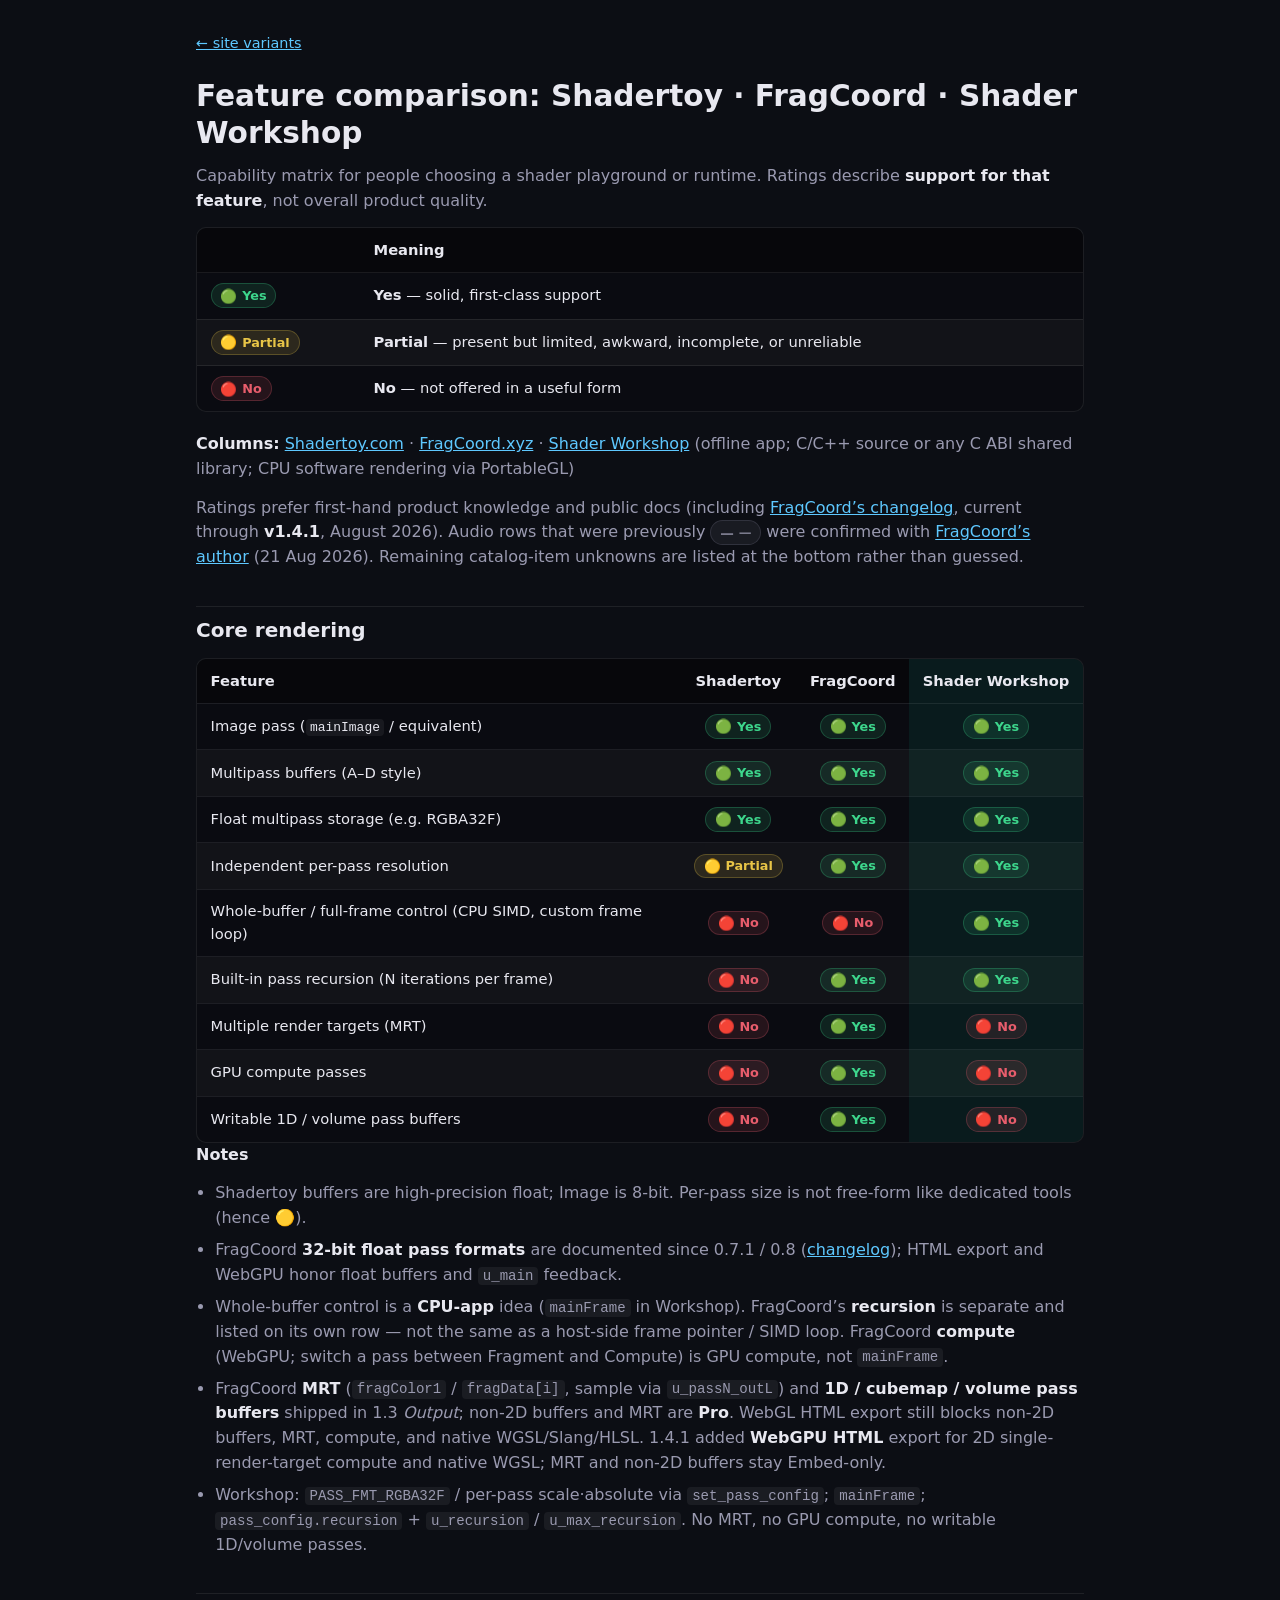
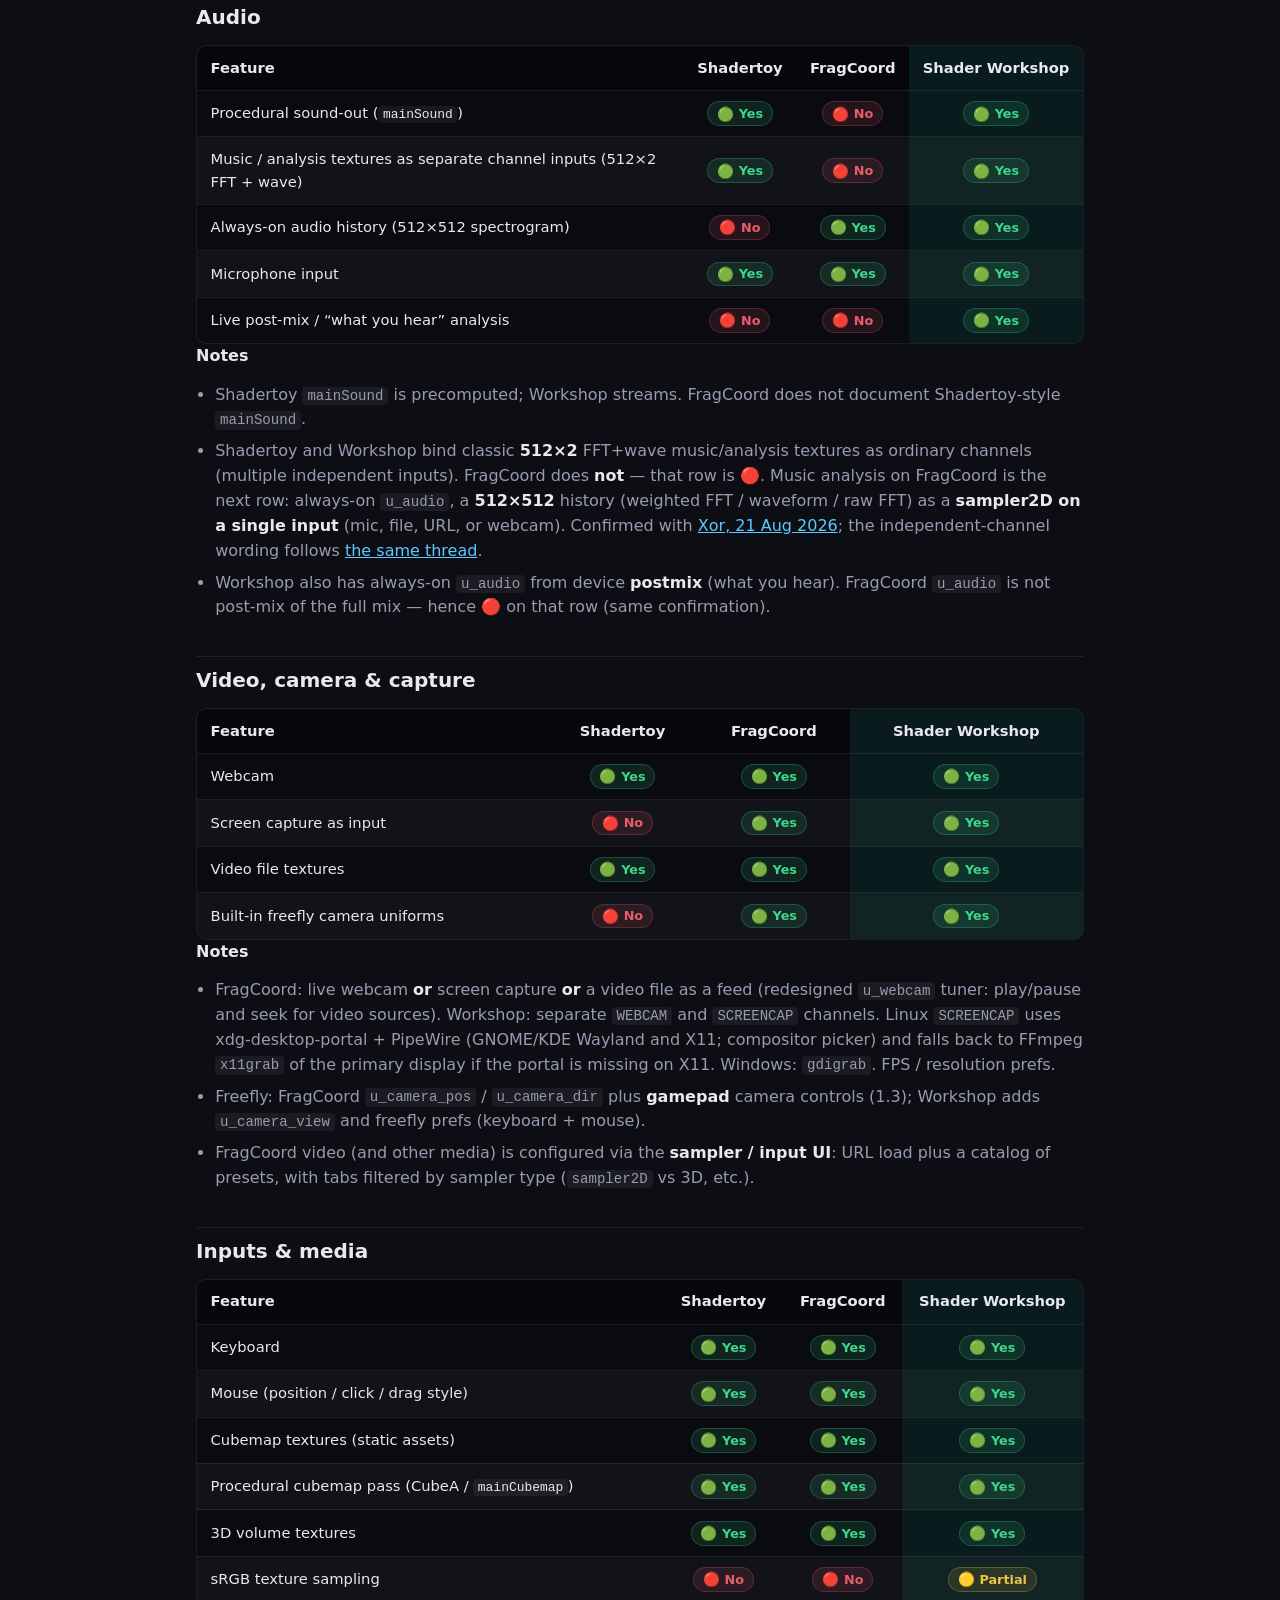
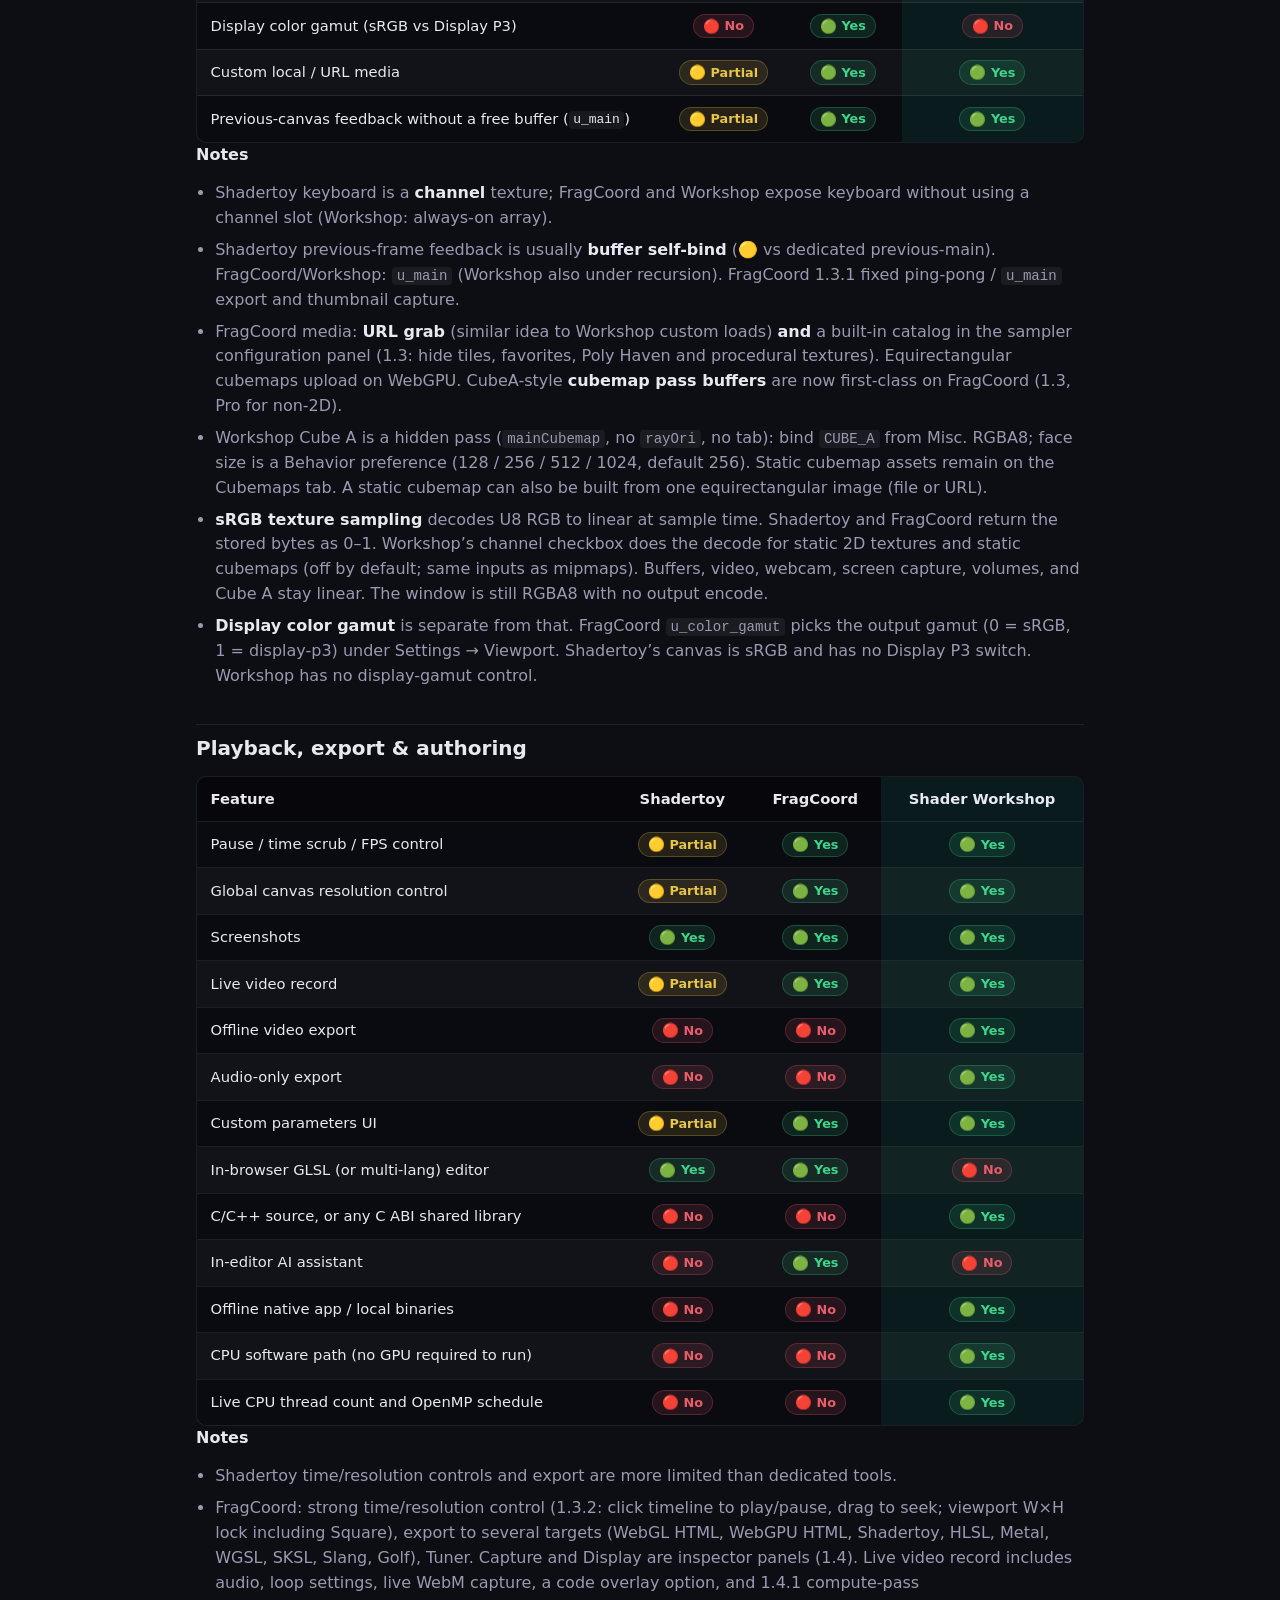
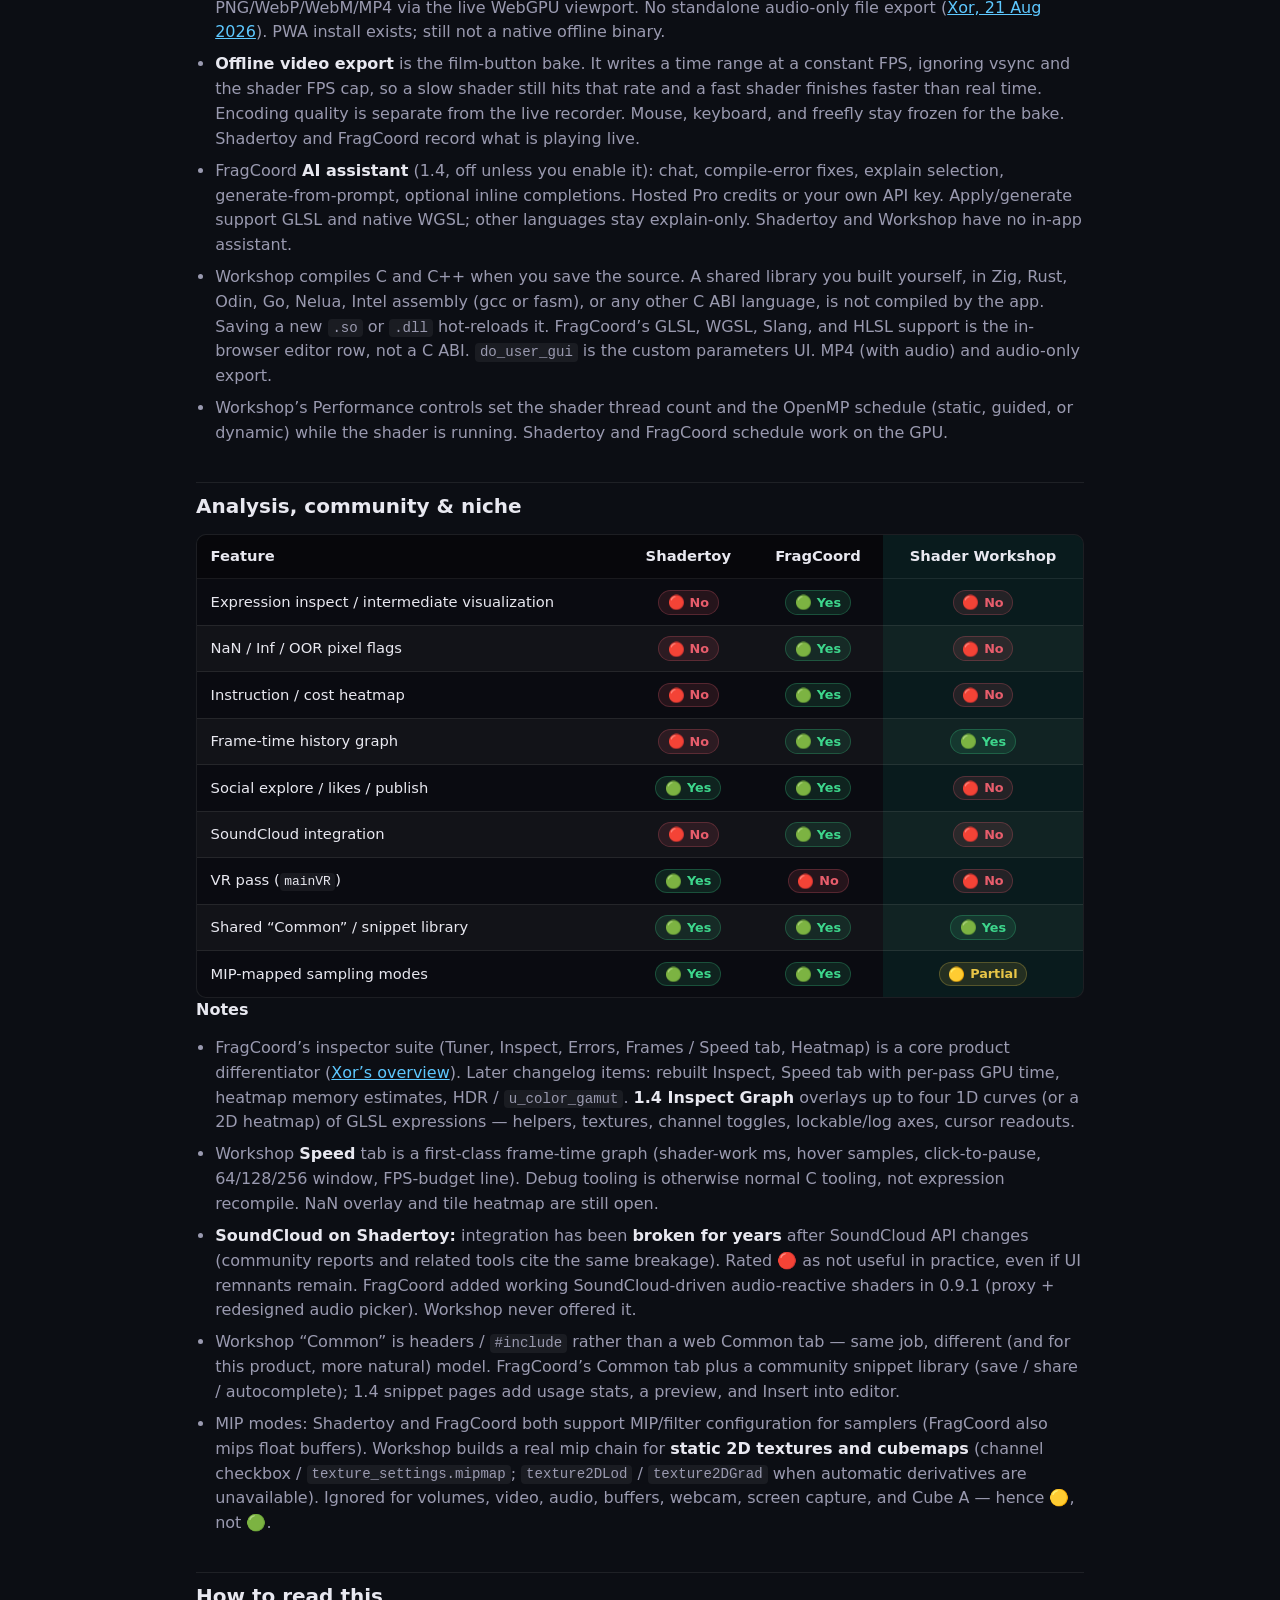
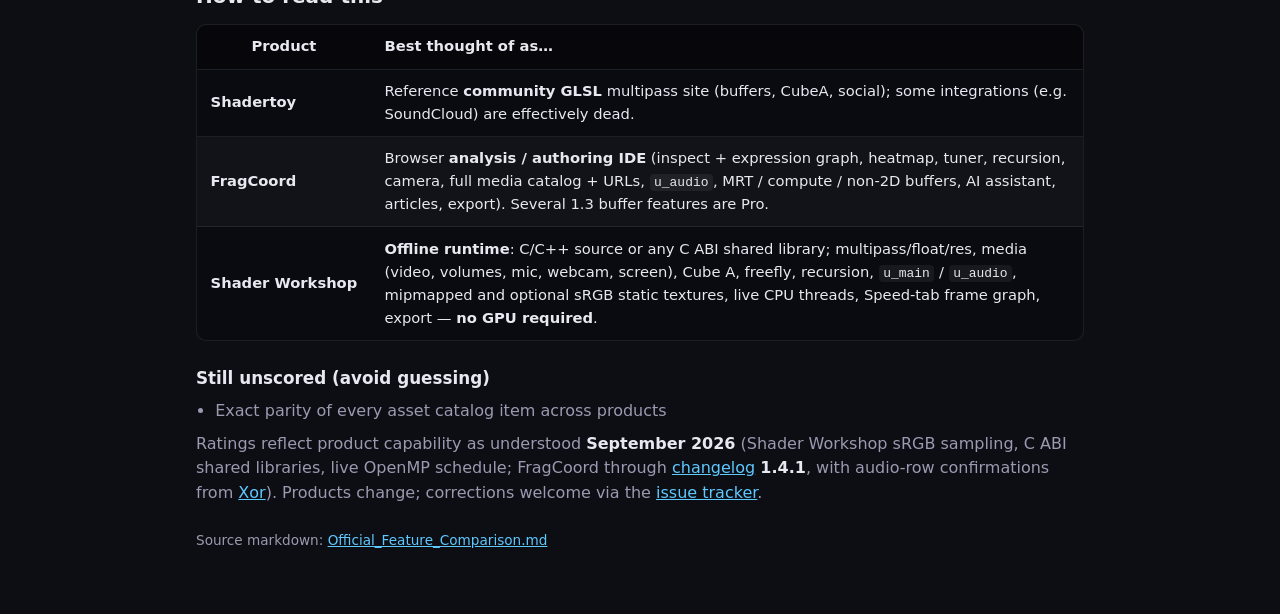
<file: shared/Official_Feature_Comparison.html>
<!DOCTYPE html>
<html lang="en">
<head>
  <meta charset="utf-8" />
  <meta name="viewport" content="width=device-width, initial-scale=1" />
  <title>Feature comparison — Shadertoy · FragCoord · Shader Workshop</title>
  <meta name="description" content="Capability matrix for Shadertoy, FragCoord, and Shader Workshop. Ratings describe support for each feature, not overall product quality." />
  <link rel="stylesheet" href="comparison.css" />
  <style>
    :root {
      --page-bg: #0c0e14;
      --page-text: #e8e8f0;
      --page-muted: #9a9ab0;
      --page-link: #5ec8ff;
      --page-rule: rgba(255, 255, 255, 0.08);
    }
    * { box-sizing: border-box; }
    html, body {
      margin: 0;
      background: var(--page-bg);
      color: var(--page-text);
      font-family: Inter, ui-sans-serif, system-ui, -apple-system, Segoe UI, Roboto, sans-serif;
      line-height: 1.55;
    }
    .doc {
      max-width: 58rem;
      margin: 0 auto;
      padding: 2rem 1.25rem 4rem;
    }
    .doc-nav {
      margin-bottom: 1.5rem;
      font-size: 0.9rem;
    }
    .doc-nav a { color: var(--page-link); }
    h1 {
      font-size: 1.85rem;
      line-height: 1.25;
      margin: 0 0 0.75rem;
    }
    h2 {
      font-size: 1.25rem;
      margin: 2.25rem 0 0.75rem;
      padding-top: 0.5rem;
      border-top: 1px solid var(--page-rule);
    }
    h3 {
      font-size: 1.05rem;
      margin: 1.5rem 0 0.5rem;
    }
    p, li { color: var(--page-muted); }
    p { margin: 0 0 0.85rem; }
    a { color: var(--page-link); }
    strong { color: var(--page-text); }
    code {
      font-family: ui-monospace, "Cascadia Code", "SF Mono", Menlo, monospace;
      font-size: 0.88em;
      background: rgba(255, 255, 255, 0.06);
      padding: 0.08em 0.35em;
      border-radius: 4px;
    }
    .notes {
      margin: 0 0 0.5rem;
      padding-left: 1.2rem;
    }
    .notes li { margin-bottom: 0.45rem; }
    .cmp-table.cmp-legend-table,
    .cmp-table.cmp-read-table {
      min-width: 0;
    }
    .cmp-table.cmp-legend-table td:first-child,
    .cmp-table.cmp-read-table td:first-child {
      text-align: left;
      white-space: nowrap;
    }
    .cmp-table.cmp-read-table td:last-child {
      text-align: left;
    }
    .cmp-table.cmp-read-table {
      min-width: 0;
    }
  </style>
</head>
<body>
  <article class="doc cmp-root">
    <p class="doc-nav"><a href="../index.html">← site variants</a></p>
 
    <h1>Feature comparison: Shadertoy · FragCoord · Shader Workshop</h1>
    <p>
      Capability matrix for people choosing a shader playground or runtime.
      Ratings describe <strong>support for that feature</strong>, not overall product quality.
    </p>
 
    <div class="cmp-table-wrap">
      <table class="cmp-table cmp-legend-table">
        <thead>
          <tr>
            <th></th>
            <th class="cmp-feature-col">Meaning</th>
          </tr>
        </thead>
        <tbody>
          <tr>
            <td><span class="cmp-badge cmp-yes"><span class="cmp-emoji">🟢</span><span class="cmp-label">Yes</span></span></td>
            <td class="cmp-feature"><strong>Yes</strong> — solid, first-class support</td>
          </tr>
          <tr>
            <td><span class="cmp-badge cmp-partial"><span class="cmp-emoji">🟡</span><span class="cmp-label">Partial</span></span></td>
            <td class="cmp-feature"><strong>Partial</strong> — present but limited, awkward, incomplete, or unreliable</td>
          </tr>
          <tr>
            <td><span class="cmp-badge cmp-no"><span class="cmp-emoji">🔴</span><span class="cmp-label">No</span></span></td>
            <td class="cmp-feature"><strong>No</strong> — not offered in a useful form</td>
          </tr>
        </tbody>
      </table>
    </div>
 
    <p style="margin-top:1.25rem">
      <strong>Columns:</strong>
      <a href="https://www.shadertoy.com" target="_blank" rel="noopener">Shadertoy.com</a> ·
      <a href="https://fragcoord.xyz" target="_blank" rel="noopener">FragCoord.xyz</a> ·
      <a href="https://shaderworkshop.com">Shader Workshop</a>
      (offline app; C/C++ source or any C ABI shared library; CPU software rendering via PortableGL)
    </p>
    <p>
      Ratings prefer first-hand product knowledge and public docs
      (including <a href="https://fragcoord.xyz/changelog" target="_blank" rel="noopener">FragCoord’s changelog</a>,
      current through <strong>v1.4.1</strong>, August 2026).
      Audio rows that were previously
      <span class="cmp-badge cmp-unknown"><span class="cmp-emoji">—</span><span class="cmp-label">—</span></span>
      were confirmed with
      <a href="https://x.com/XorDev/status/2090940248968593753" target="_blank" rel="noopener">FragCoord’s author</a>
      (21 Aug 2026). Remaining catalog-item unknowns are listed at the bottom rather than guessed.
    </p>
 
    <h2>Core rendering</h2>
    <div class="cmp-table-wrap">
      <table class="cmp-table">
        <thead>
          <tr>
            <th class="cmp-feature-col">Feature</th>
            <th>Shadertoy</th>
            <th>FragCoord</th>
            <th class="cmp-highlight-col">Shader Workshop</th>
          </tr>
        </thead>
        <tbody>
          <tr>
            <td class="cmp-feature">Image pass (<code>mainImage</code> / equivalent)</td>
            <td><span class="cmp-badge cmp-yes"><span class="cmp-emoji">🟢</span><span class="cmp-label">Yes</span></span></td>
            <td><span class="cmp-badge cmp-yes"><span class="cmp-emoji">🟢</span><span class="cmp-label">Yes</span></span></td>
            <td class="cmp-highlight-col"><span class="cmp-badge cmp-yes"><span class="cmp-emoji">🟢</span><span class="cmp-label">Yes</span></span></td>
          </tr>
          <tr>
            <td class="cmp-feature">Multipass buffers (A–D style)</td>
            <td><span class="cmp-badge cmp-yes"><span class="cmp-emoji">🟢</span><span class="cmp-label">Yes</span></span></td>
            <td><span class="cmp-badge cmp-yes"><span class="cmp-emoji">🟢</span><span class="cmp-label">Yes</span></span></td>
            <td class="cmp-highlight-col"><span class="cmp-badge cmp-yes"><span class="cmp-emoji">🟢</span><span class="cmp-label">Yes</span></span></td>
          </tr>
          <tr>
            <td class="cmp-feature">Float multipass storage (e.g. RGBA32F)</td>
            <td><span class="cmp-badge cmp-yes"><span class="cmp-emoji">🟢</span><span class="cmp-label">Yes</span></span></td>
            <td><span class="cmp-badge cmp-yes"><span class="cmp-emoji">🟢</span><span class="cmp-label">Yes</span></span></td>
            <td class="cmp-highlight-col"><span class="cmp-badge cmp-yes"><span class="cmp-emoji">🟢</span><span class="cmp-label">Yes</span></span></td>
          </tr>
          <tr>
            <td class="cmp-feature">Independent per-pass resolution</td>
            <td><span class="cmp-badge cmp-partial"><span class="cmp-emoji">🟡</span><span class="cmp-label">Partial</span></span></td>
            <td><span class="cmp-badge cmp-yes"><span class="cmp-emoji">🟢</span><span class="cmp-label">Yes</span></span></td>
            <td class="cmp-highlight-col"><span class="cmp-badge cmp-yes"><span class="cmp-emoji">🟢</span><span class="cmp-label">Yes</span></span></td>
          </tr>
          <tr>
            <td class="cmp-feature">Whole-buffer / full-frame control (CPU SIMD, custom frame loop)</td>
            <td><span class="cmp-badge cmp-no"><span class="cmp-emoji">🔴</span><span class="cmp-label">No</span></span></td>
            <td><span class="cmp-badge cmp-no"><span class="cmp-emoji">🔴</span><span class="cmp-label">No</span></span></td>
            <td class="cmp-highlight-col"><span class="cmp-badge cmp-yes"><span class="cmp-emoji">🟢</span><span class="cmp-label">Yes</span></span></td>
          </tr>
          <tr>
            <td class="cmp-feature">Built-in pass recursion (N iterations per frame)</td>
            <td><span class="cmp-badge cmp-no"><span class="cmp-emoji">🔴</span><span class="cmp-label">No</span></span></td>
            <td><span class="cmp-badge cmp-yes"><span class="cmp-emoji">🟢</span><span class="cmp-label">Yes</span></span></td>
            <td class="cmp-highlight-col"><span class="cmp-badge cmp-yes"><span class="cmp-emoji">🟢</span><span class="cmp-label">Yes</span></span></td>
          </tr>
          <tr>
            <td class="cmp-feature">Multiple render targets (MRT)</td>
            <td><span class="cmp-badge cmp-no"><span class="cmp-emoji">🔴</span><span class="cmp-label">No</span></span></td>
            <td><span class="cmp-badge cmp-yes"><span class="cmp-emoji">🟢</span><span class="cmp-label">Yes</span></span></td>
            <td class="cmp-highlight-col"><span class="cmp-badge cmp-no"><span class="cmp-emoji">🔴</span><span class="cmp-label">No</span></span></td>
          </tr>
          <tr>
            <td class="cmp-feature">GPU compute passes</td>
            <td><span class="cmp-badge cmp-no"><span class="cmp-emoji">🔴</span><span class="cmp-label">No</span></span></td>
            <td><span class="cmp-badge cmp-yes"><span class="cmp-emoji">🟢</span><span class="cmp-label">Yes</span></span></td>
            <td class="cmp-highlight-col"><span class="cmp-badge cmp-no"><span class="cmp-emoji">🔴</span><span class="cmp-label">No</span></span></td>
          </tr>
          <tr>
            <td class="cmp-feature">Writable 1D / volume pass buffers</td>
            <td><span class="cmp-badge cmp-no"><span class="cmp-emoji">🔴</span><span class="cmp-label">No</span></span></td>
            <td><span class="cmp-badge cmp-yes"><span class="cmp-emoji">🟢</span><span class="cmp-label">Yes</span></span></td>
            <td class="cmp-highlight-col"><span class="cmp-badge cmp-no"><span class="cmp-emoji">🔴</span><span class="cmp-label">No</span></span></td>
          </tr>
        </tbody>
      </table>
    </div>
    <p><strong>Notes</strong></p>
    <ul class="notes">
      <li>Shadertoy buffers are high-precision float; Image is 8-bit. Per-pass size is not free-form like dedicated tools (hence 🟡).</li>
      <li>FragCoord <strong>32-bit float pass formats</strong> are documented since 0.7.1 / 0.8 (<a href="https://fragcoord.xyz/changelog" target="_blank" rel="noopener">changelog</a>); HTML export and WebGPU honor float buffers and <code>u_main</code> feedback.</li>
      <li>Whole-buffer control is a <strong>CPU-app</strong> idea (<code>mainFrame</code> in Workshop). FragCoord’s <strong>recursion</strong> is separate and listed on its own row — not the same as a host-side frame pointer / SIMD loop. FragCoord <strong>compute</strong> (WebGPU; switch a pass between Fragment and Compute) is GPU compute, not <code>mainFrame</code>.</li>
      <li>FragCoord <strong>MRT</strong> (<code>fragColor1</code> / <code>fragData[i]</code>, sample via <code>u_passN_outL</code>) and <strong>1D / cubemap / volume pass buffers</strong> shipped in 1.3 <em>Output</em>; non-2D buffers and MRT are <strong>Pro</strong>. WebGL HTML export still blocks non-2D buffers, MRT, compute, and native WGSL/Slang/HLSL. 1.4.1 added <strong>WebGPU HTML</strong> export for 2D single-render-target compute and native WGSL; MRT and non-2D buffers stay Embed-only.</li>
      <li>Workshop: <code>PASS_FMT_RGBA32F</code> / per-pass scale·absolute via <code>set_pass_config</code>; <code>mainFrame</code>; <code>pass_config.recursion</code> + <code>u_recursion</code> / <code>u_max_recursion</code>. No MRT, no GPU compute, no writable 1D/volume passes.</li>
    </ul>
 
    <h2>Audio</h2>
    <div class="cmp-table-wrap">
      <table class="cmp-table">
        <thead>
          <tr>
            <th class="cmp-feature-col">Feature</th>
            <th>Shadertoy</th>
            <th>FragCoord</th>
            <th class="cmp-highlight-col">Shader Workshop</th>
          </tr>
        </thead>
        <tbody>
          <tr>
            <td class="cmp-feature">Procedural sound-out (<code>mainSound</code>)</td>
            <td><span class="cmp-badge cmp-yes"><span class="cmp-emoji">🟢</span><span class="cmp-label">Yes</span></span></td>
            <td><span class="cmp-badge cmp-no"><span class="cmp-emoji">🔴</span><span class="cmp-label">No</span></span></td>
            <td class="cmp-highlight-col"><span class="cmp-badge cmp-yes"><span class="cmp-emoji">🟢</span><span class="cmp-label">Yes</span></span></td>
          </tr>
          <tr>
            <td class="cmp-feature">Music / analysis textures as separate channel inputs (512×2 FFT + wave)</td>
            <td><span class="cmp-badge cmp-yes"><span class="cmp-emoji">🟢</span><span class="cmp-label">Yes</span></span></td>
            <td><span class="cmp-badge cmp-no"><span class="cmp-emoji">🔴</span><span class="cmp-label">No</span></span></td>
            <td class="cmp-highlight-col"><span class="cmp-badge cmp-yes"><span class="cmp-emoji">🟢</span><span class="cmp-label">Yes</span></span></td>
          </tr>
          <tr>
            <td class="cmp-feature">Always-on audio history (512×512 spectrogram)</td>
            <td><span class="cmp-badge cmp-no"><span class="cmp-emoji">🔴</span><span class="cmp-label">No</span></span></td>
            <td><span class="cmp-badge cmp-yes"><span class="cmp-emoji">🟢</span><span class="cmp-label">Yes</span></span></td>
            <td class="cmp-highlight-col"><span class="cmp-badge cmp-yes"><span class="cmp-emoji">🟢</span><span class="cmp-label">Yes</span></span></td>
          </tr>
          <tr>
            <td class="cmp-feature">Microphone input</td>
            <td><span class="cmp-badge cmp-yes"><span class="cmp-emoji">🟢</span><span class="cmp-label">Yes</span></span></td>
            <td><span class="cmp-badge cmp-yes"><span class="cmp-emoji">🟢</span><span class="cmp-label">Yes</span></span></td>
            <td class="cmp-highlight-col"><span class="cmp-badge cmp-yes"><span class="cmp-emoji">🟢</span><span class="cmp-label">Yes</span></span></td>
          </tr>
          <tr>
            <td class="cmp-feature">Live post-mix / “what you hear” analysis</td>
            <td><span class="cmp-badge cmp-no"><span class="cmp-emoji">🔴</span><span class="cmp-label">No</span></span></td>
            <td><span class="cmp-badge cmp-no"><span class="cmp-emoji">🔴</span><span class="cmp-label">No</span></span></td>
            <td class="cmp-highlight-col"><span class="cmp-badge cmp-yes"><span class="cmp-emoji">🟢</span><span class="cmp-label">Yes</span></span></td>
          </tr>
        </tbody>
      </table>
    </div>
    <p><strong>Notes</strong></p>
    <ul class="notes">
      <li>Shadertoy <code>mainSound</code> is precomputed; Workshop streams. FragCoord does not document Shadertoy-style <code>mainSound</code>.</li>
      <li>Shadertoy and Workshop bind classic <strong>512×2</strong> FFT+wave music/analysis textures as ordinary channels (multiple independent inputs). FragCoord does <strong>not</strong> — that row is 🔴. Music analysis on FragCoord is the next row: always-on <code>u_audio</code>, a <strong>512×512</strong> history (weighted FFT / waveform / raw FFT) as a <strong>sampler2D on a single input</strong> (mic, file, URL, or webcam). Confirmed with <a href="https://x.com/XorDev/status/2090940248968593753" target="_blank" rel="noopener">Xor, 21 Aug 2026</a>; the independent-channel wording follows <a href="https://x.com/robertswinkler/status/2090947610966401523" target="_blank" rel="noopener">the same thread</a>.</li>
      <li>Workshop also has always-on <code>u_audio</code> from device <strong>postmix</strong> (what you hear). FragCoord <code>u_audio</code> is not post-mix of the full mix — hence 🔴 on that row (same confirmation).</li>
    </ul>
 
    <h2>Video, camera &amp; capture</h2>
    <div class="cmp-table-wrap">
      <table class="cmp-table">
        <thead>
          <tr>
            <th class="cmp-feature-col">Feature</th>
            <th>Shadertoy</th>
            <th>FragCoord</th>
            <th class="cmp-highlight-col">Shader Workshop</th>
          </tr>
        </thead>
        <tbody>
          <tr>
            <td class="cmp-feature">Webcam</td>
            <td><span class="cmp-badge cmp-yes"><span class="cmp-emoji">🟢</span><span class="cmp-label">Yes</span></span></td>
            <td><span class="cmp-badge cmp-yes"><span class="cmp-emoji">🟢</span><span class="cmp-label">Yes</span></span></td>
            <td class="cmp-highlight-col"><span class="cmp-badge cmp-yes"><span class="cmp-emoji">🟢</span><span class="cmp-label">Yes</span></span></td>
          </tr>
          <tr>
            <td class="cmp-feature">Screen capture as input</td>
            <td><span class="cmp-badge cmp-no"><span class="cmp-emoji">🔴</span><span class="cmp-label">No</span></span></td>
            <td><span class="cmp-badge cmp-yes"><span class="cmp-emoji">🟢</span><span class="cmp-label">Yes</span></span></td>
            <td class="cmp-highlight-col"><span class="cmp-badge cmp-yes"><span class="cmp-emoji">🟢</span><span class="cmp-label">Yes</span></span></td>
          </tr>
          <tr>
            <td class="cmp-feature">Video file textures</td>
            <td><span class="cmp-badge cmp-yes"><span class="cmp-emoji">🟢</span><span class="cmp-label">Yes</span></span></td>
            <td><span class="cmp-badge cmp-yes"><span class="cmp-emoji">🟢</span><span class="cmp-label">Yes</span></span></td>
            <td class="cmp-highlight-col"><span class="cmp-badge cmp-yes"><span class="cmp-emoji">🟢</span><span class="cmp-label">Yes</span></span></td>
          </tr>
          <tr>
            <td class="cmp-feature">Built-in freefly camera uniforms</td>
            <td><span class="cmp-badge cmp-no"><span class="cmp-emoji">🔴</span><span class="cmp-label">No</span></span></td>
            <td><span class="cmp-badge cmp-yes"><span class="cmp-emoji">🟢</span><span class="cmp-label">Yes</span></span></td>
            <td class="cmp-highlight-col"><span class="cmp-badge cmp-yes"><span class="cmp-emoji">🟢</span><span class="cmp-label">Yes</span></span></td>
          </tr>
        </tbody>
      </table>
    </div>
    <p><strong>Notes</strong></p>
    <ul class="notes">
      <li>FragCoord: live webcam <strong>or</strong> screen capture <strong>or</strong> a video file as a feed (redesigned <code>u_webcam</code> tuner: play/pause and seek for video sources). Workshop: separate <code>WEBCAM</code> and <code>SCREENCAP</code> channels. Linux <code>SCREENCAP</code> uses xdg-desktop-portal + PipeWire (GNOME/KDE Wayland and X11; compositor picker) and falls back to FFmpeg <code>x11grab</code> of the primary display if the portal is missing on X11. Windows: <code>gdigrab</code>. FPS / resolution prefs.</li>
      <li>Freefly: FragCoord <code>u_camera_pos</code> / <code>u_camera_dir</code> plus <strong>gamepad</strong> camera controls (1.3); Workshop adds <code>u_camera_view</code> and freefly prefs (keyboard + mouse).</li>
      <li>FragCoord video (and other media) is configured via the <strong>sampler / input UI</strong>: URL load plus a catalog of presets, with tabs filtered by sampler type (<code>sampler2D</code> vs 3D, etc.).</li>
    </ul>
 
    <h2>Inputs &amp; media</h2>
    <div class="cmp-table-wrap">
      <table class="cmp-table">
        <thead>
          <tr>
            <th class="cmp-feature-col">Feature</th>
            <th>Shadertoy</th>
            <th>FragCoord</th>
            <th class="cmp-highlight-col">Shader Workshop</th>
          </tr>
        </thead>
        <tbody>
          <tr>
            <td class="cmp-feature">Keyboard</td>
            <td><span class="cmp-badge cmp-yes"><span class="cmp-emoji">🟢</span><span class="cmp-label">Yes</span></span></td>
            <td><span class="cmp-badge cmp-yes"><span class="cmp-emoji">🟢</span><span class="cmp-label">Yes</span></span></td>
            <td class="cmp-highlight-col"><span class="cmp-badge cmp-yes"><span class="cmp-emoji">🟢</span><span class="cmp-label">Yes</span></span></td>
          </tr>
          <tr>
            <td class="cmp-feature">Mouse (position / click / drag style)</td>
            <td><span class="cmp-badge cmp-yes"><span class="cmp-emoji">🟢</span><span class="cmp-label">Yes</span></span></td>
            <td><span class="cmp-badge cmp-yes"><span class="cmp-emoji">🟢</span><span class="cmp-label">Yes</span></span></td>
            <td class="cmp-highlight-col"><span class="cmp-badge cmp-yes"><span class="cmp-emoji">🟢</span><span class="cmp-label">Yes</span></span></td>
          </tr>
          <tr>
            <td class="cmp-feature">Cubemap textures (static assets)</td>
            <td><span class="cmp-badge cmp-yes"><span class="cmp-emoji">🟢</span><span class="cmp-label">Yes</span></span></td>
            <td><span class="cmp-badge cmp-yes"><span class="cmp-emoji">🟢</span><span class="cmp-label">Yes</span></span></td>
            <td class="cmp-highlight-col"><span class="cmp-badge cmp-yes"><span class="cmp-emoji">🟢</span><span class="cmp-label">Yes</span></span></td>
          </tr>
          <tr>
            <td class="cmp-feature">Procedural cubemap pass (CubeA / <code>mainCubemap</code>)</td>
            <td><span class="cmp-badge cmp-yes"><span class="cmp-emoji">🟢</span><span class="cmp-label">Yes</span></span></td>
            <td><span class="cmp-badge cmp-yes"><span class="cmp-emoji">🟢</span><span class="cmp-label">Yes</span></span></td>
            <td class="cmp-highlight-col"><span class="cmp-badge cmp-yes"><span class="cmp-emoji">🟢</span><span class="cmp-label">Yes</span></span></td>
          </tr>
          <tr>
            <td class="cmp-feature">3D volume textures</td>
            <td><span class="cmp-badge cmp-yes"><span class="cmp-emoji">🟢</span><span class="cmp-label">Yes</span></span></td>
            <td><span class="cmp-badge cmp-yes"><span class="cmp-emoji">🟢</span><span class="cmp-label">Yes</span></span></td>
            <td class="cmp-highlight-col"><span class="cmp-badge cmp-yes"><span class="cmp-emoji">🟢</span><span class="cmp-label">Yes</span></span></td>
          </tr>
          <tr>
            <td class="cmp-feature">sRGB texture sampling</td>
            <td><span class="cmp-badge cmp-no"><span class="cmp-emoji">🔴</span><span class="cmp-label">No</span></span></td>
            <td><span class="cmp-badge cmp-no"><span class="cmp-emoji">🔴</span><span class="cmp-label">No</span></span></td>
            <td class="cmp-highlight-col"><span class="cmp-badge cmp-partial"><span class="cmp-emoji">🟡</span><span class="cmp-label">Partial</span></span></td>
          </tr>
          <tr>
            <td class="cmp-feature">Display color gamut (sRGB vs Display P3)</td>
            <td><span class="cmp-badge cmp-no"><span class="cmp-emoji">🔴</span><span class="cmp-label">No</span></span></td>
            <td><span class="cmp-badge cmp-yes"><span class="cmp-emoji">🟢</span><span class="cmp-label">Yes</span></span></td>
            <td class="cmp-highlight-col"><span class="cmp-badge cmp-no"><span class="cmp-emoji">🔴</span><span class="cmp-label">No</span></span></td>
          </tr>
          <tr>
            <td class="cmp-feature">Custom local / URL media</td>
            <td><span class="cmp-badge cmp-partial"><span class="cmp-emoji">🟡</span><span class="cmp-label">Partial</span></span></td>
            <td><span class="cmp-badge cmp-yes"><span class="cmp-emoji">🟢</span><span class="cmp-label">Yes</span></span></td>
            <td class="cmp-highlight-col"><span class="cmp-badge cmp-yes"><span class="cmp-emoji">🟢</span><span class="cmp-label">Yes</span></span></td>
          </tr>
          <tr>
            <td class="cmp-feature">Previous-canvas feedback without a free buffer (<code>u_main</code>)</td>
            <td><span class="cmp-badge cmp-partial"><span class="cmp-emoji">🟡</span><span class="cmp-label">Partial</span></span></td>
            <td><span class="cmp-badge cmp-yes"><span class="cmp-emoji">🟢</span><span class="cmp-label">Yes</span></span></td>
            <td class="cmp-highlight-col"><span class="cmp-badge cmp-yes"><span class="cmp-emoji">🟢</span><span class="cmp-label">Yes</span></span></td>
          </tr>
        </tbody>
      </table>
    </div>
    <p><strong>Notes</strong></p>
    <ul class="notes">
      <li>Shadertoy keyboard is a <strong>channel</strong> texture; FragCoord and Workshop expose keyboard without using a channel slot (Workshop: always-on array).</li>
      <li>Shadertoy previous-frame feedback is usually <strong>buffer self-bind</strong> (🟡 vs dedicated previous-main). FragCoord/Workshop: <code>u_main</code> (Workshop also under recursion). FragCoord 1.3.1 fixed ping-pong / <code>u_main</code> export and thumbnail capture.</li>
      <li>FragCoord media: <strong>URL grab</strong> (similar idea to Workshop custom loads) <strong>and</strong> a built-in catalog in the sampler configuration panel (1.3: hide tiles, favorites, Poly Haven and procedural textures). Equirectangular cubemaps upload on WebGPU. CubeA-style <strong>cubemap pass buffers</strong> are now first-class on FragCoord (1.3, Pro for non-2D).</li>
      <li>Workshop Cube A is a hidden pass (<code>mainCubemap</code>, no <code>rayOri</code>, no tab): bind <code>CUBE_A</code> from Misc. RGBA8; face size is a Behavior preference (128 / 256 / 512 / 1024, default 256). Static cubemap assets remain on the Cubemaps tab. A static cubemap can also be built from one equirectangular image (file or URL).</li>
      <li><strong>sRGB texture sampling</strong> decodes U8 RGB to linear at sample time. Shadertoy and FragCoord return the stored bytes as 0–1. Workshop’s channel checkbox does the decode for static 2D textures and static cubemaps (off by default; same inputs as mipmaps). Buffers, video, webcam, screen capture, volumes, and Cube A stay linear. The window is still RGBA8 with no output encode.</li>
      <li><strong>Display color gamut</strong> is separate from that. FragCoord <code>u_color_gamut</code> picks the output gamut (0 = sRGB, 1 = display-p3) under Settings → Viewport. Shadertoy’s canvas is sRGB and has no Display P3 switch. Workshop has no display-gamut control.</li>
    </ul>
 
    <h2>Playback, export &amp; authoring</h2>
    <div class="cmp-table-wrap">
      <table class="cmp-table">
        <thead>
          <tr>
            <th class="cmp-feature-col">Feature</th>
            <th>Shadertoy</th>
            <th>FragCoord</th>
            <th class="cmp-highlight-col">Shader Workshop</th>
          </tr>
        </thead>
        <tbody>
          <tr>
            <td class="cmp-feature">Pause / time scrub / FPS control</td>
            <td><span class="cmp-badge cmp-partial"><span class="cmp-emoji">🟡</span><span class="cmp-label">Partial</span></span></td>
            <td><span class="cmp-badge cmp-yes"><span class="cmp-emoji">🟢</span><span class="cmp-label">Yes</span></span></td>
            <td class="cmp-highlight-col"><span class="cmp-badge cmp-yes"><span class="cmp-emoji">🟢</span><span class="cmp-label">Yes</span></span></td>
          </tr>
          <tr>
            <td class="cmp-feature">Global canvas resolution control</td>
            <td><span class="cmp-badge cmp-partial"><span class="cmp-emoji">🟡</span><span class="cmp-label">Partial</span></span></td>
            <td><span class="cmp-badge cmp-yes"><span class="cmp-emoji">🟢</span><span class="cmp-label">Yes</span></span></td>
            <td class="cmp-highlight-col"><span class="cmp-badge cmp-yes"><span class="cmp-emoji">🟢</span><span class="cmp-label">Yes</span></span></td>
          </tr>
          <tr>
            <td class="cmp-feature">Screenshots</td>
            <td><span class="cmp-badge cmp-yes"><span class="cmp-emoji">🟢</span><span class="cmp-label">Yes</span></span></td>
            <td><span class="cmp-badge cmp-yes"><span class="cmp-emoji">🟢</span><span class="cmp-label">Yes</span></span></td>
            <td class="cmp-highlight-col"><span class="cmp-badge cmp-yes"><span class="cmp-emoji">🟢</span><span class="cmp-label">Yes</span></span></td>
          </tr>
          <tr>
            <td class="cmp-feature">Live video record</td>
            <td><span class="cmp-badge cmp-partial"><span class="cmp-emoji">🟡</span><span class="cmp-label">Partial</span></span></td>
            <td><span class="cmp-badge cmp-yes"><span class="cmp-emoji">🟢</span><span class="cmp-label">Yes</span></span></td>
            <td class="cmp-highlight-col"><span class="cmp-badge cmp-yes"><span class="cmp-emoji">🟢</span><span class="cmp-label">Yes</span></span></td>
          </tr>
          <tr>
            <td class="cmp-feature">Offline video export</td>
            <td><span class="cmp-badge cmp-no"><span class="cmp-emoji">🔴</span><span class="cmp-label">No</span></span></td>
            <td><span class="cmp-badge cmp-no"><span class="cmp-emoji">🔴</span><span class="cmp-label">No</span></span></td>
            <td class="cmp-highlight-col"><span class="cmp-badge cmp-yes"><span class="cmp-emoji">🟢</span><span class="cmp-label">Yes</span></span></td>
          </tr>
          <tr>
            <td class="cmp-feature">Audio-only export</td>
            <td><span class="cmp-badge cmp-no"><span class="cmp-emoji">🔴</span><span class="cmp-label">No</span></span></td>
            <td><span class="cmp-badge cmp-no"><span class="cmp-emoji">🔴</span><span class="cmp-label">No</span></span></td>
            <td class="cmp-highlight-col"><span class="cmp-badge cmp-yes"><span class="cmp-emoji">🟢</span><span class="cmp-label">Yes</span></span></td>
          </tr>
          <tr>
            <td class="cmp-feature">Custom parameters UI</td>
            <td><span class="cmp-badge cmp-partial"><span class="cmp-emoji">🟡</span><span class="cmp-label">Partial</span></span></td>
            <td><span class="cmp-badge cmp-yes"><span class="cmp-emoji">🟢</span><span class="cmp-label">Yes</span></span></td>
            <td class="cmp-highlight-col"><span class="cmp-badge cmp-yes"><span class="cmp-emoji">🟢</span><span class="cmp-label">Yes</span></span></td>
          </tr>
          <tr>
            <td class="cmp-feature">In-browser GLSL (or multi-lang) editor</td>
            <td><span class="cmp-badge cmp-yes"><span class="cmp-emoji">🟢</span><span class="cmp-label">Yes</span></span></td>
            <td><span class="cmp-badge cmp-yes"><span class="cmp-emoji">🟢</span><span class="cmp-label">Yes</span></span></td>
            <td class="cmp-highlight-col"><span class="cmp-badge cmp-no"><span class="cmp-emoji">🔴</span><span class="cmp-label">No</span></span></td>
          </tr>
          <tr>
            <td class="cmp-feature">C/C++ source, or any C ABI shared library</td>
            <td><span class="cmp-badge cmp-no"><span class="cmp-emoji">🔴</span><span class="cmp-label">No</span></span></td>
            <td><span class="cmp-badge cmp-no"><span class="cmp-emoji">🔴</span><span class="cmp-label">No</span></span></td>
            <td class="cmp-highlight-col"><span class="cmp-badge cmp-yes"><span class="cmp-emoji">🟢</span><span class="cmp-label">Yes</span></span></td>
          </tr>
          <tr>
            <td class="cmp-feature">In-editor AI assistant</td>
            <td><span class="cmp-badge cmp-no"><span class="cmp-emoji">🔴</span><span class="cmp-label">No</span></span></td>
            <td><span class="cmp-badge cmp-yes"><span class="cmp-emoji">🟢</span><span class="cmp-label">Yes</span></span></td>
            <td class="cmp-highlight-col"><span class="cmp-badge cmp-no"><span class="cmp-emoji">🔴</span><span class="cmp-label">No</span></span></td>
          </tr>
          <tr>
            <td class="cmp-feature">Offline native app / local binaries</td>
            <td><span class="cmp-badge cmp-no"><span class="cmp-emoji">🔴</span><span class="cmp-label">No</span></span></td>
            <td><span class="cmp-badge cmp-no"><span class="cmp-emoji">🔴</span><span class="cmp-label">No</span></span></td>
            <td class="cmp-highlight-col"><span class="cmp-badge cmp-yes"><span class="cmp-emoji">🟢</span><span class="cmp-label">Yes</span></span></td>
          </tr>
          <tr>
            <td class="cmp-feature">CPU software path (no GPU required to run)</td>
            <td><span class="cmp-badge cmp-no"><span class="cmp-emoji">🔴</span><span class="cmp-label">No</span></span></td>
            <td><span class="cmp-badge cmp-no"><span class="cmp-emoji">🔴</span><span class="cmp-label">No</span></span></td>
            <td class="cmp-highlight-col"><span class="cmp-badge cmp-yes"><span class="cmp-emoji">🟢</span><span class="cmp-label">Yes</span></span></td>
          </tr>
          <tr>
            <td class="cmp-feature">Live CPU thread count and OpenMP schedule</td>
            <td><span class="cmp-badge cmp-no"><span class="cmp-emoji">🔴</span><span class="cmp-label">No</span></span></td>
            <td><span class="cmp-badge cmp-no"><span class="cmp-emoji">🔴</span><span class="cmp-label">No</span></span></td>
            <td class="cmp-highlight-col"><span class="cmp-badge cmp-yes"><span class="cmp-emoji">🟢</span><span class="cmp-label">Yes</span></span></td>
          </tr>
        </tbody>
      </table>
    </div>
    <p><strong>Notes</strong></p>
    <ul class="notes">
      <li>Shadertoy time/resolution controls and export are more limited than dedicated tools.</li>
      <li>FragCoord: strong time/resolution control (1.3.2: click timeline to play/pause, drag to seek; viewport W×H lock including Square), export to several targets (WebGL HTML, WebGPU HTML, Shadertoy, HLSL, Metal, WGSL, SKSL, Slang, Golf), Tuner. Capture and Display are inspector panels (1.4). Live video record includes audio, loop settings, live WebM capture, a code overlay option, and 1.4.1 compute-pass PNG/WebP/WebM/MP4 via the live WebGPU viewport. No standalone audio-only file export (<a href="https://x.com/XorDev/status/2090940248968593753" target="_blank" rel="noopener">Xor, 21 Aug 2026</a>). PWA install exists; still not a native offline binary.</li>
      <li><strong>Offline video export</strong> is the film-button bake. It writes a time range at a constant FPS, ignoring vsync and the shader FPS cap, so a slow shader still hits that rate and a fast shader finishes faster than real time. Encoding quality is separate from the live recorder. Mouse, keyboard, and freefly stay frozen for the bake. Shadertoy and FragCoord record what is playing live.</li>
      <li>FragCoord <strong>AI assistant</strong> (1.4, off unless you enable it): chat, compile-error fixes, explain selection, generate-from-prompt, optional inline completions. Hosted Pro credits or your own API key. Apply/generate support GLSL and native WGSL; other languages stay explain-only. Shadertoy and Workshop have no in-app assistant.</li>
      <li>Workshop compiles C and C++ when you save the source. A shared library you built yourself, in Zig, Rust, Odin, Go, Nelua, Intel assembly (gcc or fasm), or any other C ABI language, is not compiled by the app. Saving a new <code>.so</code> or <code>.dll</code> hot-reloads it. FragCoord’s GLSL, WGSL, Slang, and HLSL support is the in-browser editor row, not a C ABI. <code>do_user_gui</code> is the custom parameters UI. MP4 (with audio) and audio-only export.</li>
      <li>Workshop’s Performance controls set the shader thread count and the OpenMP schedule (static, guided, or dynamic) while the shader is running. Shadertoy and FragCoord schedule work on the GPU.</li>
    </ul>
 
    <h2>Analysis, community &amp; niche</h2>
    <div class="cmp-table-wrap">
      <table class="cmp-table">
        <thead>
          <tr>
            <th class="cmp-feature-col">Feature</th>
            <th>Shadertoy</th>
            <th>FragCoord</th>
            <th class="cmp-highlight-col">Shader Workshop</th>
          </tr>
        </thead>
        <tbody>
          <tr>
            <td class="cmp-feature">Expression inspect / intermediate visualization</td>
            <td><span class="cmp-badge cmp-no"><span class="cmp-emoji">🔴</span><span class="cmp-label">No</span></span></td>
            <td><span class="cmp-badge cmp-yes"><span class="cmp-emoji">🟢</span><span class="cmp-label">Yes</span></span></td>
            <td class="cmp-highlight-col"><span class="cmp-badge cmp-no"><span class="cmp-emoji">🔴</span><span class="cmp-label">No</span></span></td>
          </tr>
          <tr>
            <td class="cmp-feature">NaN / Inf / OOR pixel flags</td>
            <td><span class="cmp-badge cmp-no"><span class="cmp-emoji">🔴</span><span class="cmp-label">No</span></span></td>
            <td><span class="cmp-badge cmp-yes"><span class="cmp-emoji">🟢</span><span class="cmp-label">Yes</span></span></td>
            <td class="cmp-highlight-col"><span class="cmp-badge cmp-no"><span class="cmp-emoji">🔴</span><span class="cmp-label">No</span></span></td>
          </tr>
          <tr>
            <td class="cmp-feature">Instruction / cost heatmap</td>
            <td><span class="cmp-badge cmp-no"><span class="cmp-emoji">🔴</span><span class="cmp-label">No</span></span></td>
            <td><span class="cmp-badge cmp-yes"><span class="cmp-emoji">🟢</span><span class="cmp-label">Yes</span></span></td>
            <td class="cmp-highlight-col"><span class="cmp-badge cmp-no"><span class="cmp-emoji">🔴</span><span class="cmp-label">No</span></span></td>
          </tr>
          <tr>
            <td class="cmp-feature">Frame-time history graph</td>
            <td><span class="cmp-badge cmp-no"><span class="cmp-emoji">🔴</span><span class="cmp-label">No</span></span></td>
            <td><span class="cmp-badge cmp-yes"><span class="cmp-emoji">🟢</span><span class="cmp-label">Yes</span></span></td>
            <td class="cmp-highlight-col"><span class="cmp-badge cmp-yes"><span class="cmp-emoji">🟢</span><span class="cmp-label">Yes</span></span></td>
          </tr>
          <tr>
            <td class="cmp-feature">Social explore / likes / publish</td>
            <td><span class="cmp-badge cmp-yes"><span class="cmp-emoji">🟢</span><span class="cmp-label">Yes</span></span></td>
            <td><span class="cmp-badge cmp-yes"><span class="cmp-emoji">🟢</span><span class="cmp-label">Yes</span></span></td>
            <td class="cmp-highlight-col"><span class="cmp-badge cmp-no"><span class="cmp-emoji">🔴</span><span class="cmp-label">No</span></span></td>
          </tr>
          <tr>
            <td class="cmp-feature">SoundCloud integration</td>
            <td><span class="cmp-badge cmp-no"><span class="cmp-emoji">🔴</span><span class="cmp-label">No</span></span></td>
            <td><span class="cmp-badge cmp-yes"><span class="cmp-emoji">🟢</span><span class="cmp-label">Yes</span></span></td>
            <td class="cmp-highlight-col"><span class="cmp-badge cmp-no"><span class="cmp-emoji">🔴</span><span class="cmp-label">No</span></span></td>
          </tr>
          <tr>
            <td class="cmp-feature">VR pass (<code>mainVR</code>)</td>
            <td><span class="cmp-badge cmp-yes"><span class="cmp-emoji">🟢</span><span class="cmp-label">Yes</span></span></td>
            <td><span class="cmp-badge cmp-no"><span class="cmp-emoji">🔴</span><span class="cmp-label">No</span></span></td>
            <td class="cmp-highlight-col"><span class="cmp-badge cmp-no"><span class="cmp-emoji">🔴</span><span class="cmp-label">No</span></span></td>
          </tr>
          <tr>
            <td class="cmp-feature">Shared “Common” / snippet library</td>
            <td><span class="cmp-badge cmp-yes"><span class="cmp-emoji">🟢</span><span class="cmp-label">Yes</span></span></td>
            <td><span class="cmp-badge cmp-yes"><span class="cmp-emoji">🟢</span><span class="cmp-label">Yes</span></span></td>
            <td class="cmp-highlight-col"><span class="cmp-badge cmp-yes"><span class="cmp-emoji">🟢</span><span class="cmp-label">Yes</span></span></td>
          </tr>
          <tr>
            <td class="cmp-feature">MIP-mapped sampling modes</td>
            <td><span class="cmp-badge cmp-yes"><span class="cmp-emoji">🟢</span><span class="cmp-label">Yes</span></span></td>
            <td><span class="cmp-badge cmp-yes"><span class="cmp-emoji">🟢</span><span class="cmp-label">Yes</span></span></td>
            <td class="cmp-highlight-col"><span class="cmp-badge cmp-partial"><span class="cmp-emoji">🟡</span><span class="cmp-label">Partial</span></span></td>
          </tr>
        </tbody>
      </table>
    </div>
    <p><strong>Notes</strong></p>
    <ul class="notes">
      <li>FragCoord’s inspector suite (Tuner, Inspect, Errors, Frames / Speed tab, Heatmap) is a core product differentiator (<a href="https://mini.gmshaders.com/p/fragcoord" target="_blank" rel="noopener">Xor’s overview</a>). Later changelog items: rebuilt Inspect, Speed tab with per-pass GPU time, heatmap memory estimates, HDR / <code>u_color_gamut</code>. <strong>1.4 Inspect Graph</strong> overlays up to four 1D curves (or a 2D heatmap) of GLSL expressions — helpers, textures, channel toggles, lockable/log axes, cursor readouts.</li>
      <li>Workshop <strong>Speed</strong> tab is a first-class frame-time graph (shader-work ms, hover samples, click-to-pause, 64/128/256 window, FPS-budget line). Debug tooling is otherwise normal C tooling, not expression recompile. NaN overlay and tile heatmap are still open.</li>
      <li><strong>SoundCloud on Shadertoy:</strong> integration has been <strong>broken for years</strong> after SoundCloud API changes (community reports and related tools cite the same breakage). Rated 🔴 as not useful in practice, even if UI remnants remain. FragCoord added working SoundCloud-driven audio-reactive shaders in 0.9.1 (proxy + redesigned audio picker). Workshop never offered it.</li>
      <li>Workshop “Common” is headers / <code>#include</code> rather than a web Common tab — same job, different (and for this product, more natural) model. FragCoord’s Common tab plus a community snippet library (save / share / autocomplete); 1.4 snippet pages add usage stats, a preview, and Insert into editor.</li>
      <li>MIP modes: Shadertoy and FragCoord both support MIP/filter configuration for samplers (FragCoord also mips float buffers). Workshop builds a real mip chain for <strong>static 2D textures and cubemaps</strong> (channel checkbox / <code>texture_settings.mipmap</code>; <code>texture2DLod</code> / <code>texture2DGrad</code> when automatic derivatives are unavailable). Ignored for volumes, video, audio, buffers, webcam, screen capture, and Cube A — hence 🟡, not 🟢.</li>
    </ul>
 
    <h2>How to read this</h2>
    <div class="cmp-table-wrap">
      <table class="cmp-table cmp-read-table">
        <thead>
          <tr>
            <th>Product</th>
            <th class="cmp-feature-col">Best thought of as…</th>
          </tr>
        </thead>
        <tbody>
          <tr>
            <td><strong>Shadertoy</strong></td>
            <td class="cmp-feature">Reference <strong>community GLSL</strong> multipass site (buffers, CubeA, social); some integrations (e.g. SoundCloud) are effectively dead.</td>
          </tr>
          <tr>
            <td><strong>FragCoord</strong></td>
            <td class="cmp-feature">Browser <strong>analysis / authoring IDE</strong> (inspect + expression graph, heatmap, tuner, recursion, camera, full media catalog + URLs, <code>u_audio</code>, MRT / compute / non-2D buffers, AI assistant, articles, export). Several 1.3 buffer features are Pro.</td>
          </tr>
          <tr>
            <td><strong>Shader Workshop</strong></td>
            <td class="cmp-feature"><strong>Offline runtime</strong>: C/C++ source or any C ABI shared library; multipass/float/res, media (video, volumes, mic, webcam, screen), Cube A, freefly, recursion, <code>u_main</code> / <code>u_audio</code>, mipmapped and optional sRGB static textures, live CPU threads, Speed-tab frame graph, export — <strong>no GPU required</strong>.</td>
          </tr>
        </tbody>
      </table>
    </div>
 
    <h3>Still unscored (avoid guessing)</h3>
    <ul class="notes">
      <li>Exact parity of every asset catalog item across products</li>
    </ul>
    <p>
      Ratings reflect product capability as understood <strong>September 2026</strong>
      (Shader Workshop sRGB sampling, C ABI shared libraries, live OpenMP schedule; FragCoord through
      <a href="https://fragcoord.xyz/changelog" target="_blank" rel="noopener">changelog</a> <strong>1.4.1</strong>,
      with audio-row confirmations from
      <a href="https://x.com/XorDev/status/2090940248968593753" target="_blank" rel="noopener">Xor</a>).
      Products change; corrections welcome via the
      <a href="https://github.com/rswinkle/shader_workshop_tracker" target="_blank" rel="noopener">issue tracker</a>.
    </p>
    <p class="cmp-footnote">
      Source markdown:
      <a href="../Official_Feature_Comparison.md">Official_Feature_Comparison.md</a>
    </p>
  </article>
</body>
</html>
</file>
<file: style.css>
/* Modern product landing — dark teal/indigo */

:root {
  --bg: #0a0b10;
  --bg-elevated: #12141c;
  --panel: #161922;
  --border: rgba(255, 255, 255, 0.08);
  --text: #f0f0f8;
  --muted: #9a9ab0;
  --accent: #00d4aa;
  --accent-2: #6c8cff;
  --accent-glow: rgba(0, 212, 170, 0.25);
  --max: 1100px;
  --radius: 14px;
}

* { box-sizing: border-box; }
html {
  scroll-behavior: smooth;
  /* Keep the layout width identical on short and long pages. */
  overflow-y: auto;
  scrollbar-gutter: stable;
}

body {
  margin: 0;
  font-family: system-ui, -apple-system, "Segoe UI", Roboto, sans-serif;
  background: var(--bg);
  color: var(--text);
  line-height: 1.55;
}

a { color: #7ed4ff; }
a:hover { text-decoration: underline; }

/* nav */
.nav {
  position: sticky;
  top: 0;
  z-index: 40;
  backdrop-filter: blur(14px);
  background: rgba(10, 11, 16, 0.75);
  border-bottom: 1px solid var(--border);
}

.nav-inner {
  max-width: var(--max);
  margin: 0 auto;
  padding: 0.85rem 1.25rem;
  display: flex;
  align-items: center;
  justify-content: space-between;
  gap: 1rem;
}

.logo {
  display: flex;
  align-items: center;
  gap: 0.6rem;
  text-decoration: none;
  color: var(--text);
  font-weight: 700;
}
.logo:hover { text-decoration: none; }

.logo-mark {
  width: 34px;
  height: 34px;
  border-radius: 9px;
  background: linear-gradient(135deg, var(--accent), var(--accent-2));
  box-shadow: 0 0 20px var(--accent-glow);
}

.nav-links {
  display: flex;
  gap: 1.25rem;
  align-items: center;
  flex-wrap: wrap;
}

.nav-links a {
  color: var(--muted);
  text-decoration: none;
  font-size: 0.92rem;
  font-weight: 500;
}
.nav-links a:hover { color: var(--text); }

.nav-cta {
  background: var(--accent) !important;
  color: #042018 !important;
  padding: 0.45rem 0.9rem;
  border-radius: 8px;
  font-weight: 700 !important;
}
.nav-cta:hover {
  filter: brightness(1.08);
  text-decoration: none !important;
}

.nav-free {
  border: 1px solid var(--border);
  color: var(--text) !important;
  padding: 0.45rem 0.9rem;
  border-radius: 8px;
  font-weight: 700 !important;
}
.nav-free:hover,
.nav-free[aria-current="page"] {
  border-color: rgba(0, 212, 170, 0.45);
  color: var(--accent) !important;
  text-decoration: none !important;
}

/* hero */
.hero {
  position: relative;
  overflow: hidden;
  padding: 4.5rem 1.25rem 3.5rem;
}

.hero::before {
  content: "";
  position: absolute;
  inset: -20% -10% auto;
  height: 70%;
  background:
    radial-gradient(ellipse at 30% 20%, rgba(0, 212, 170, 0.18), transparent 55%),
    radial-gradient(ellipse at 75% 30%, rgba(108, 140, 255, 0.16), transparent 50%);
  pointer-events: none;
}

.hero-inner {
  position: relative;
  max-width: var(--max);
  margin: 0 auto;
  display: grid;
  grid-template-columns: 1.1fr 0.9fr;
  gap: 2.5rem;
  align-items: center;
}

@media (max-width: 860px) {
  .hero-inner { grid-template-columns: 1fr; }
}

.eyebrow {
  display: inline-flex;
  align-items: center;
  gap: 0.4rem;
  font-size: 0.78rem;
  font-weight: 700;
  letter-spacing: 0.08em;
  text-transform: uppercase;
  color: var(--accent);
  margin-bottom: 1rem;
}

.eyebrow::before {
  content: "";
  width: 8px;
  height: 8px;
  border-radius: 50%;
  background: var(--accent);
  box-shadow: 0 0 10px var(--accent);
}

.hero h1 {
  margin: 0 0 1rem;
  font-size: clamp(2rem, 4.5vw, 3rem);
  line-height: 1.12;
  letter-spacing: -0.03em;
}

.hero h1 span {
  background: linear-gradient(90deg, var(--accent), var(--accent-2));
  -webkit-background-clip: text;
  background-clip: text;
  color: transparent;
}

.hero-lead {
  color: var(--muted);
  font-size: 1.1rem;
  max-width: 34rem;
  margin: 0 0 1.75rem;
}

.cta-row {
  display: flex;
  flex-wrap: wrap;
  gap: 0.75rem;
  margin-bottom: 1.5rem;
}

.btn {
  display: inline-flex;
  align-items: center;
  justify-content: center;
  gap: 0.4rem;
  padding: 0.8rem 1.35rem;
  border-radius: 10px;
  font-weight: 700;
  font-size: 0.95rem;
  text-decoration: none;
  border: 1px solid transparent;
  transition: transform 0.12s, filter 0.12s, border-color 0.12s;
}
.btn:hover { text-decoration: none; transform: translateY(-1px); }

.btn-primary {
  background: var(--accent);
  color: #042018;
  box-shadow: 0 8px 28px var(--accent-glow);
}
.btn-primary:hover { filter: brightness(1.06); color: #042018; }

.btn-secondary {
  background: transparent;
  color: var(--text);
  border-color: var(--border);
}
.btn-secondary:hover {
  border-color: rgba(0, 212, 170, 0.45);
  color: var(--accent);
}

.meta-row {
  display: flex;
  flex-wrap: wrap;
  gap: 1rem 1.5rem;
  color: var(--muted);
  font-size: 0.88rem;
}

.meta-row strong { color: var(--text); }

/* hero visual */
.hero-visual {
  border-radius: calc(var(--radius) + 4px);
  border: 1px solid var(--border);
  background: var(--panel);
  position: relative;
  overflow: hidden;
  box-shadow: 0 24px 60px rgba(0, 0, 0, 0.45);
}

.hero-visual .chrome {
  position: absolute;
  top: 0;
  left: 0;
  right: 0;
  height: 36px;
  background: rgba(0, 0, 0, 0.55);
  border-bottom: 1px solid var(--border);
  display: flex;
  align-items: center;
  gap: 6px;
  padding: 0 12px;
  z-index: 2;
}

.hero-visual .dot {
  width: 10px;
  height: 10px;
  border-radius: 50%;
  background: #3a3d4a;
}
.hero-visual .dot:nth-child(1) { background: #ff5f57; }
.hero-visual .dot:nth-child(2) { background: #febc2e; }
.hero-visual .dot:nth-child(3) { background: #28c840; }

.hero-visual .hero-shot {
  display: block;
  width: 100%;
  height: auto;
  margin-top: 36px;
}

/* sections */
.section {
  max-width: var(--max);
  margin: 0 auto;
  padding: 4rem 1.25rem;
}

.section-head {
  text-align: center;
  margin-bottom: 2.25rem;
}

.section-head h2 {
  margin: 0 0 0.6rem;
  font-size: clamp(1.5rem, 3vw, 2rem);
  letter-spacing: -0.02em;
}

.section-head p {
  margin: 0 auto;
  max-width: 36rem;
  color: var(--muted);
}

/* bento features */
.bento {
  display: grid;
  grid-template-columns: repeat(12, 1fr);
  gap: 1rem;
}

.bento-card {
  background: var(--panel);
  border: 1px solid var(--border);
  border-radius: var(--radius);
  padding: 1.35rem 1.4rem;
  transition: border-color 0.15s, box-shadow 0.15s;
}

.bento-card:hover {
  border-color: rgba(0, 212, 170, 0.3);
  box-shadow: 0 0 0 1px rgba(0, 212, 170, 0.08);
}

.bento-card.span-6 { grid-column: span 6; }
.bento-card.span-4 { grid-column: span 4; }
.bento-card.span-8 { grid-column: span 8; }
.bento-card.span-3 { grid-column: span 3; }
.bento-card.span-12 { grid-column: span 12; }

@media (max-width: 900px) {
  .bento-card.span-6,
  .bento-card.span-4,
  .bento-card.span-8,
  .bento-card.span-3 { grid-column: span 12; }
}

.bento-card .icon {
  width: 40px;
  height: 40px;
  border-radius: 10px;
  background: rgba(0, 212, 170, 0.1);
  color: var(--accent);
  display: grid;
  place-items: center;
  font-size: 1.15rem;
  margin-bottom: 0.85rem;
}

.bento-card h3 {
  margin: 0 0 0.4rem;
  font-size: 1.05rem;
}

.bento-card p {
  margin: 0;
  color: var(--muted);
  font-size: 0.92rem;
}

.bento-card.accent {
  background: linear-gradient(145deg, rgba(0, 212, 170, 0.12), rgba(108, 140, 255, 0.1));
  border-color: rgba(0, 212, 170, 0.25);
}

/* media strip */
.media-strip {
  display: grid;
  grid-template-columns: 1.4fr 1fr;
  gap: 1rem;
}

@media (max-width: 800px) {
  .media-strip { grid-template-columns: 1fr; }
}

.video-stack {
  display: grid;
  gap: 1rem;
}

.video-box {
  aspect-ratio: 16 / 9;
  border-radius: var(--radius);
  border: 1px solid var(--border);
  background: #08090e;
  position: relative;
  overflow: hidden;
}

.video-box iframe {
  position: absolute;
  inset: 0;
  width: 100%;
  height: 100%;
  border: 0;
}

.shot-stack {
  display: grid;
  gap: 1rem;
  align-content: start;
}

.shot-img {
  width: 100%;
  height: auto;
  display: block;
  border-radius: var(--radius);
  border: 1px solid var(--border);
  background: var(--panel);
}

/* why band */
.why-band {
  background: var(--bg-elevated);
  border-top: 1px solid var(--border);
  border-bottom: 1px solid var(--border);
}

.why-grid {
  display: grid;
  grid-template-columns: repeat(3, 1fr);
  gap: 1.25rem;
}

@media (max-width: 800px) {
  .why-grid { grid-template-columns: 1fr; }
}

.why-card {
  padding: 1.25rem;
  border-radius: var(--radius);
  background: var(--panel);
  border: 1px solid var(--border);
}

.why-card h3 {
  margin: 0 0 0.5rem;
  font-size: 1rem;
}

.why-card p {
  margin: 0;
  color: var(--muted);
  font-size: 0.92rem;
}

/* compare */
.compare-wrap {
  background: var(--panel);
  border: 1px solid var(--border);
  border-radius: calc(var(--radius) + 2px);
  padding: 1.5rem 1.25rem 1.75rem;
}

/* download CTA */
.cta-band {
  text-align: center;
  padding: 4rem 1.25rem;
  background:
    radial-gradient(ellipse at 50% 0%, rgba(0, 212, 170, 0.12), transparent 55%),
    var(--bg);
  border-top: 1px solid var(--border);
}

.cta-band h2 {
  margin: 0 0 0.75rem;
  font-size: 1.85rem;
}

.cta-band p {
  color: var(--muted);
  max-width: 32rem;
  margin: 0 auto 1.5rem;
}

/* footer */
footer {
  padding: 2rem 1.25rem;
  border-top: 1px solid var(--border);
  text-align: center;
  color: var(--muted);
  font-size: 0.88rem;
}

footer .links {
  display: flex;
  flex-wrap: wrap;
  gap: 0.75rem 1.25rem;
  justify-content: center;
  margin-bottom: 0.75rem;
}

footer a { color: #7ed4ff; text-decoration: none; }
footer a:hover { text-decoration: underline; }

body.download-page {
  min-height: 100vh;
  display: flex;
  flex-direction: column;
}
body.download-page main { flex: 1; }

.download-choices {
  display: grid;
  grid-template-columns: 1fr 1fr;
  gap: 1rem;
  max-width: 40rem;
  margin: 0 auto;
}
.download-choice {
  display: flex;
  flex-direction: column;
  gap: 0.35rem;
  padding: 1.35rem 1.4rem;
  border: 1px solid var(--border);
  border-radius: var(--radius);
  background: var(--panel);
  text-decoration: none;
  color: var(--text);
}
.download-choice:hover {
  border-color: rgba(0, 212, 170, 0.45);
  text-decoration: none;
  color: var(--text);
}
.download-choice .name {
  font-size: 1.15rem;
  font-weight: 700;
}
.download-choice .meta {
  color: var(--muted);
  font-family: ui-monospace, "Cascadia Code", "SF Mono", Menlo, monospace;
  font-size: 0.88rem;
}
@media (max-width: 640px) {
  .download-choices { grid-template-columns: 1fr; }
}
</file>
<file: comparison.css>
/* Shared feature-comparison table styles (dark-theme friendly) */

.cmp-root {
  --cmp-yes: #3dd68c;
  --cmp-partial: #e8c547;
  --cmp-no: #e85d6c;
  --cmp-unknown: #7a7a8c;
  --cmp-border: rgba(255, 255, 255, 0.08);
  --cmp-row-alt: rgba(255, 255, 255, 0.03);
  --cmp-head-bg: rgba(0, 0, 0, 0.35);
  --cmp-highlight: rgba(0, 212, 170, 0.08);
  --cmp-text: #e8e8f0;
  --cmp-muted: #9a9ab0;
}

.cmp-legend {
  list-style: none;
  padding: 0;
  margin: 0 0 1.5rem;
  display: flex;
  flex-wrap: wrap;
  gap: 0.75rem 1.5rem;
  color: var(--cmp-muted);
  font-size: 0.9rem;
}

.cmp-legend li {
  display: flex;
  align-items: center;
  gap: 0.5rem;
}

.cmp-summary {
  display: grid;
  gap: 0.5rem;
  margin-bottom: 2rem;
  padding: 1rem 1.25rem;
  border: 1px solid var(--cmp-border);
  border-radius: 10px;
  background: rgba(0, 0, 0, 0.2);
  color: var(--cmp-muted);
  font-size: 0.95rem;
  line-height: 1.5;
}

.cmp-summary p {
  margin: 0;
}

.cmp-summary strong {
  color: var(--cmp-text);
}

.cmp-section {
  margin-bottom: 2rem;
}

.cmp-section-title {
  margin: 0 0 0.75rem;
  font-size: 1.15rem;
  font-weight: 600;
  color: var(--cmp-text);
}

.cmp-table-wrap {
  overflow-x: auto;
  border: 1px solid var(--cmp-border);
  border-radius: 10px;
  background: rgba(0, 0, 0, 0.15);
}

.cmp-table {
  width: 100%;
  border-collapse: collapse;
  font-size: 0.92rem;
  min-width: 560px;
}

.cmp-table th,
.cmp-table td {
  padding: 0.65rem 0.85rem;
  border-bottom: 1px solid var(--cmp-border);
  text-align: center;
  vertical-align: middle;
}

.cmp-table th {
  background: var(--cmp-head-bg);
  font-weight: 600;
  color: var(--cmp-text);
  white-space: nowrap;
}

.cmp-table th a {
  color: inherit;
  text-decoration: none;
}

.cmp-table th a:hover {
  text-decoration: underline;
}

.cmp-table tbody tr:nth-child(even) {
  background: var(--cmp-row-alt);
}

.cmp-table tbody tr:last-child td {
  border-bottom: none;
}

.cmp-feature-col,
.cmp-feature {
  text-align: left !important;
  color: var(--cmp-text);
  min-width: 12rem;
}

.cmp-highlight-col {
  background: var(--cmp-highlight) !important;
}

.cmp-badge {
  display: inline-flex;
  align-items: center;
  justify-content: center;
  gap: 0.3rem;
  padding: 0.2rem 0.55rem;
  border-radius: 999px;
  font-size: 0.8rem;
  font-weight: 600;
  line-height: 1.2;
  white-space: nowrap;
  border: 1px solid transparent;
}

.cmp-emoji {
  font-size: 0.85rem;
}

.cmp-yes {
  color: var(--cmp-yes);
  background: rgba(61, 214, 140, 0.12);
  border-color: rgba(61, 214, 140, 0.25);
}

.cmp-partial {
  color: var(--cmp-partial);
  background: rgba(232, 197, 71, 0.12);
  border-color: rgba(232, 197, 71, 0.25);
}

.cmp-no {
  color: var(--cmp-no);
  background: rgba(232, 93, 108, 0.12);
  border-color: rgba(232, 93, 108, 0.25);
}

.cmp-unknown {
  color: var(--cmp-unknown);
  background: rgba(122, 122, 140, 0.12);
  border-color: rgba(122, 122, 140, 0.25);
}

.cmp-footnote {
  margin: 1.5rem 0 0;
  font-size: 0.85rem;
  color: var(--cmp-muted);
  line-height: 1.5;
}

.cmp-footnote a {
  color: #5ec8ff;
}

@media (max-width: 640px) {
  .cmp-label {
    display: none;
  }

  .cmp-badge {
    padding: 0.25rem 0.4rem;
  }

  .cmp-table th,
  .cmp-table td {
    padding: 0.5rem 0.45rem;
  }
}
</file>
<file: shared/comparison.css>
/* Shared feature-comparison table styles (dark-theme friendly) */

.cmp-root {
  --cmp-yes: #3dd68c;
  --cmp-partial: #e8c547;
  --cmp-no: #e85d6c;
  --cmp-unknown: #7a7a8c;
  --cmp-border: rgba(255, 255, 255, 0.08);
  --cmp-row-alt: rgba(255, 255, 255, 0.03);
  --cmp-head-bg: rgba(0, 0, 0, 0.35);
  --cmp-highlight: rgba(0, 212, 170, 0.08);
  --cmp-text: #e8e8f0;
  --cmp-muted: #9a9ab0;
}

.cmp-legend {
  list-style: none;
  padding: 0;
  margin: 0 0 1.5rem;
  display: flex;
  flex-wrap: wrap;
  gap: 0.75rem 1.5rem;
  color: var(--cmp-muted);
  font-size: 0.9rem;
}

.cmp-legend li {
  display: flex;
  align-items: center;
  gap: 0.5rem;
}

.cmp-summary {
  display: grid;
  gap: 0.5rem;
  margin-bottom: 2rem;
  padding: 1rem 1.25rem;
  border: 1px solid var(--cmp-border);
  border-radius: 10px;
  background: rgba(0, 0, 0, 0.2);
  color: var(--cmp-muted);
  font-size: 0.95rem;
  line-height: 1.5;
}

.cmp-summary p {
  margin: 0;
}

.cmp-summary strong {
  color: var(--cmp-text);
}

.cmp-section {
  margin-bottom: 2rem;
}

.cmp-section-title {
  margin: 0 0 0.75rem;
  font-size: 1.15rem;
  font-weight: 600;
  color: var(--cmp-text);
}

.cmp-table-wrap {
  overflow-x: auto;
  border: 1px solid var(--cmp-border);
  border-radius: 10px;
  background: rgba(0, 0, 0, 0.15);
}

.cmp-table {
  width: 100%;
  border-collapse: collapse;
  font-size: 0.92rem;
  min-width: 560px;
}

.cmp-table th,
.cmp-table td {
  padding: 0.65rem 0.85rem;
  border-bottom: 1px solid var(--cmp-border);
  text-align: center;
  vertical-align: middle;
}

.cmp-table th {
  background: var(--cmp-head-bg);
  font-weight: 600;
  color: var(--cmp-text);
  white-space: nowrap;
}

.cmp-table th a {
  color: inherit;
  text-decoration: none;
}

.cmp-table th a:hover {
  text-decoration: underline;
}

.cmp-table tbody tr:nth-child(even) {
  background: var(--cmp-row-alt);
}

.cmp-table tbody tr:last-child td {
  border-bottom: none;
}

.cmp-feature-col,
.cmp-feature {
  text-align: left !important;
  color: var(--cmp-text);
  min-width: 12rem;
}

.cmp-highlight-col {
  background: var(--cmp-highlight) !important;
}

.cmp-badge {
  display: inline-flex;
  align-items: center;
  justify-content: center;
  gap: 0.3rem;
  padding: 0.2rem 0.55rem;
  border-radius: 999px;
  font-size: 0.8rem;
  font-weight: 600;
  line-height: 1.2;
  white-space: nowrap;
  border: 1px solid transparent;
}

.cmp-emoji {
  font-size: 0.85rem;
}

.cmp-yes {
  color: var(--cmp-yes);
  background: rgba(61, 214, 140, 0.12);
  border-color: rgba(61, 214, 140, 0.25);
}

.cmp-partial {
  color: var(--cmp-partial);
  background: rgba(232, 197, 71, 0.12);
  border-color: rgba(232, 197, 71, 0.25);
}

.cmp-no {
  color: var(--cmp-no);
  background: rgba(232, 93, 108, 0.12);
  border-color: rgba(232, 93, 108, 0.25);
}

.cmp-unknown {
  color: var(--cmp-unknown);
  background: rgba(122, 122, 140, 0.12);
  border-color: rgba(122, 122, 140, 0.25);
}

.cmp-footnote {
  margin: 1.5rem 0 0;
  font-size: 0.85rem;
  color: var(--cmp-muted);
  line-height: 1.5;
}

.cmp-footnote a {
  color: #5ec8ff;
}

@media (max-width: 640px) {
  .cmp-label {
    display: none;
  }

  .cmp-badge {
    padding: 0.25rem 0.4rem;
  }

  .cmp-table th,
  .cmp-table td {
    padding: 0.5rem 0.45rem;
  }
}
</file>
